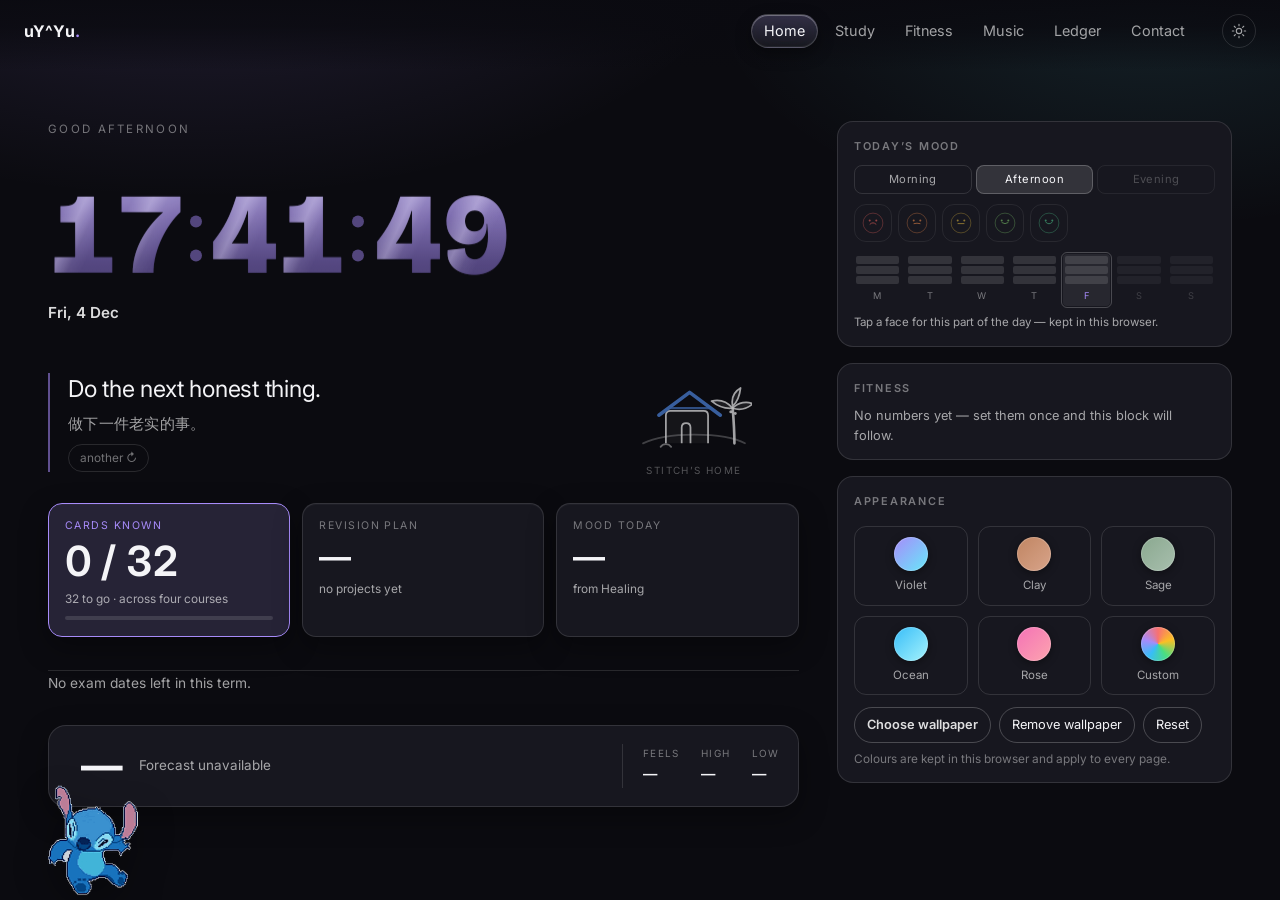
<file: index.html>
<!DOCTYPE html>
<html lang="en">
<head>
<meta charset="utf-8">
<meta name="viewport" content="width=device-width, initial-scale=1">
<title>uY^Yu.</title>
<meta name="description" content="One desk: music, revision cards, a clock, live weather and a shared ledger.">
<link rel="icon" href="Images/favicon-32.png?v=132" sizes="32x32" type="image/png">
<link rel="apple-touch-icon" href="Images/icon-180.png?v=132">
<meta name="theme-color" content="#0b0b10">
<link rel="preconnect" href="https://fonts.googleapis.com">
<link rel="preconnect" href="https://fonts.gstatic.com" crossorigin>
<link href="https://fonts.googleapis.com/css2?family=Inter:wght@400;500;600;700&family=Bricolage+Grotesque:wght@700;800&display=swap" rel="stylesheet">
<link rel="stylesheet" href="style.css?v=165">
<!-- clock ink: kept here as well, so a cached style.css cannot leave the
     seconds a different colour from the hours -->
<style>.anchor__sec { color: inherit !important; }</style>
<script src="theme.js?v=132"></script>
</head>
<body>

<nav class="nav">
  <a class="nav__brand" href="index.html" aria-label="uY^Yu — home">uY^Yu<span>.</span></a>
  <div class="nav__links">
    <a href="index.html" aria-current="page">Home</a>
    <a href="study.html">Study</a>
    <a href="fitness.html">Fitness</a>
    <a href="music.html">Music</a>
    <a href="ledger.html">Ledger</a>
    <a href="contact.html">Contact</a>
  </div>
</nav>

<main class="shell desk">
  <section class="desk__main">
    <p class="desk__greet" id="greeting">Good afternoon</p>

    <a class="anchor anchor--link" href="clock.html" aria-label="Open the clock">
      <p class="anchor__value">
        <span id="hourTiles"></span><span class="ct__sep" aria-hidden="true"><i></i><i></i></span><span id="minTiles"></span><span class="ct__sep" aria-hidden="true"><i></i><i></i></span><span class="anchor__sec" id="secTiles"></span>
      </p>
      <p class="anchor__meta">
        <b id="stripDate">—</b>
        <span class="anchor__go" aria-hidden="true">clock →</span>
      </p>
    </a>

    <figure class="affirm">
      <blockquote class="affirm__line" id="affirmLine">—</blockquote>
      <figcaption class="affirm__cn" id="affirmCn">今日肯定语</figcaption>
      <button class="affirm__next" id="affirmNext" type="button">another ↻</button>
      <button class="stitchhome" id="stitchHome" type="button" aria-label="Stitch's home — send Stitch there" title="Stitch's home">
        <svg viewBox="0 0 132 116" role="img" aria-hidden="true">
          <!-- sand -->
          <path d="M8 96c14-7 30-10 58-10s46 3 58 10" fill="none" stroke="currentColor" stroke-opacity=".35" stroke-width="2" stroke-linecap="round"/>
          <!-- hut -->
          <path d="M34 96V64c0-3 2-5 5-5h38c3 0 5 2 5 5v32" fill="currentColor" fill-opacity=".07" stroke="currentColor" stroke-width="2" stroke-linejoin="round"/>
          <!-- door -->
          <path d="M52 96V78c0-3 2-5 5-5s5 2 5 5v18" fill="none" stroke="currentColor" stroke-width="2" stroke-linejoin="round"/>
          <!-- roof, in Stitch blue -->
          <path d="M26 64 61 38l35 26" fill="none" stroke="#4a7fd4" stroke-width="4" stroke-linecap="round" stroke-linejoin="round"/>
          <path d="M38 56h46" stroke="#4a7fd4" stroke-width="2.5" stroke-linecap="round" stroke-opacity=".8"/>
          <!-- palm -->
          <path d="M112 96c0-14-1-28-2-40" fill="none" stroke="currentColor" stroke-width="3" stroke-linecap="round"/>
          <path d="M110 56c-7-8-16-10-24-8 6 5 14 9 24 8z" fill="currentColor" fill-opacity=".12" stroke="currentColor" stroke-width="2" stroke-linejoin="round"/>
          <path d="M110 56c7-7 16-8 23-5-6 5-14 8-23 5z" fill="currentColor" fill-opacity=".12" stroke="currentColor" stroke-width="2" stroke-linejoin="round"/>
          <path d="M110 54c-2-10 2-17 9-21-1 9-4 16-9 21z" fill="currentColor" fill-opacity=".12" stroke="currentColor" stroke-width="2" stroke-linejoin="round"/>
          <circle cx="108" cy="60" r="1.8" fill="currentColor" stroke="none"/>
          <circle cx="113" cy="62" r="1.6" fill="currentColor" stroke="none"/>
          <!-- a shell on the sand -->
          <path d="M28 100c3-4 9-4 12 0" fill="none" stroke="currentColor" stroke-width="2" stroke-linecap="round" stroke-opacity=".6"/>
        </svg>
        <span class="stitchhome__label">Stitch&rsquo;s home</span>
      </button>
    </figure>

    <div class="metrics">
      <a class="metric metric--primary" href="study.html">
        <span class="metric__label">Cards known</span>
        <span class="metric__value" id="metricCards">—</span>
        <span class="metric__meta" id="metricCardsNote">across four courses</span>
        <span class="metric__track"><i id="metricCardsBar" style="width:0%"></i></span>
      </a>
      <a class="metric" href="study.html">
        <span class="metric__label">Revision plan</span>
        <span class="metric__value" id="metricPlan">—</span>
        <span class="metric__note" id="metricPlanNote">no projects yet</span>
      </a>
      <a class="metric" href="study.html">
        <span class="metric__label">Mood today</span>
        <span class="metric__value" id="metricMood">—</span>
        <span class="metric__note">from Healing</span>
      </a>
    </div>

    <p class="nextup" id="nextExam">—</p>

    <a class="wxcard" href="weather.html" aria-label="Open the weather page">
      <div class="wxcard__top">
        <span class="wxcard__icon" id="wxIcon" aria-hidden="true"></span>
        <span class="wxcard__temp" id="wxTemp">—</span>
      </div>
      <p class="wxcard__line" id="wxCond">Reading the forecast…</p>
      <dl class="wxcard__facts">
        <div><dt>Feels</dt><dd id="wxFeels">—</dd></div>
        <div><dt>High</dt><dd id="wxHigh">—</dd></div>
        <div><dt>Low</dt><dd id="wxLow">—</dd></div>
      </dl>
    </a>
  </section>

  <aside class="desk__rail">

    <div class="rail__block rail__block--go" data-href="healing.html">
      <h2><a href="healing.html">Today&rsquo;s mood</a></h2>
      <div class="mood__slots" id="moodSlots" role="tablist" aria-label="Part of the day"></div>
      <div class="mood" id="mood" role="group" aria-label="How is this part of the day going"></div>
      <div class="mood__week" id="moodWeek" aria-hidden="true"></div>
      <p class="mood__note" id="moodNote">Tap a face — one entry a day, kept in this browser.</p>
      <button class="mood__undo" id="moodUndo" type="button" hidden>Undo last entry</button>
    </div>
    <div class="rail__block fitmini rail__block--go" id="fitMini" data-href="fitness.html">
      <h2><a href="fitness.html">Fitness</a></h2>
      <div class="fitmini__body" id="fitMiniBody">
        <p class="fitmini__empty" id="fitMiniEmpty">
          No numbers yet — <a href="fitness.html">set them once</a> and this block will follow.
        </p>
      </div>
    </div>
    <div class="rail__block">
      <h2>Appearance</h2>
      <div class="swatches" id="swatches"></div>
      <button class="swatch swatch--custom" id="customSwatch" type="button" aria-label="Pick your own colour">
        <span class="swatch__chip swatch__chip--custom" id="customChip" aria-hidden="true"></span>
        <span class="swatch__name">Custom</span>
        <input type="color" id="customColor" value="#a78bfa" aria-label="Your own accent colour">
      </button>
      <div class="row" style="gap:8px; margin-top:12px; flex-wrap:wrap">
        <div class="wpmenu" id="wpMenu">
          <button class="btn btn--primary" id="wpMenuBtn" type="button" aria-expanded="false" aria-haspopup="true" style="padding:7px 12px; font-size:0.8rem">Choose wallpaper</button>
          <div class="wpmenu__panel" id="wpMenuPanel" hidden>
            <button class="wpmenu__item" id="wpFromFile" type="button">
              <b>A picture on this computer</b>
              <span>Upload, then frame the part you want</span>
            </button>
            <button class="wpmenu__item" id="wpFromEngine" type="button">
              <b>From Wallpaper Engine</b>
              <span>Reads the installed library; starts the local service</span>
            </button>
          </div>
        </div>
        <input id="wallpaper" type="file" accept="image/*" hidden>
        <button class="btn btn--ghost" id="themeClearWallpaper" type="button" style="padding:7px 12px; font-size:0.8rem" hidden>Remove wallpaper</button>
        <button class="btn btn--ghost" id="themeReset" type="button" style="padding:7px 12px; font-size:0.8rem">Reset</button>
      </div>

      <div class="wppick" id="wallpaperPick" hidden>
        <span class="wppick__label">From this computer</span>
        <div class="wppick__row" id="wallpaperPickRow"></div>
        <p class="wppick__hint" id="wallpaperPickHint"></p>
      </div>

      <p class="rail__note" id="themeStatus" role="status" aria-live="polite" style="margin-top:8px">
        Colours are kept in this browser and apply to every page.
      </p>
    </div>

  </aside>
</main>

<div class="crop" id="crop" hidden>
  <div class="crop__sheet" role="dialog" aria-modal="true" aria-label="Choose the part of the picture to use">
    <p class="crop__title">Drag the box over the part you want</p>
    <p class="crop__hint">The box keeps the shape of the window, so what you frame is what the page shows.</p>
    <div class="crop__stage" id="cropStage">
      <img id="cropImg" alt="">
      <div class="crop__sel" id="cropSel">
        <span class="crop__handle" data-h="nw"></span>
        <span class="crop__handle" data-h="ne"></span>
        <span class="crop__handle" data-h="sw"></span>
        <span class="crop__handle" data-h="se"></span>
      </div>
    </div>
    <div class="crop__actions">
      <button class="btn btn--ghost" id="cropCancel" type="button">Cancel</button>
      <button class="btn btn--primary" id="cropApply" type="button">Use this area</button>
    </div>
  </div>
</div>

<script src="counter.js?v=132"></script>
<script src="nav.js?v=144"></script>
<script>
  (function () {
    var hour = new Date().getHours();
    var greeting = hour < 5 ? 'Still up' : hour < 12 ? 'Good morning' : hour < 18 ? 'Good afternoon' : 'Good evening';
    document.getElementById('greeting').textContent = greeting;

    /* ---------- the anchor: the clock ---------- */
    var hourHost = document.getElementById('hourTiles');
    var minHost = document.getElementById('minTiles');
    var hours = (window.Counter && hourHost) ? window.Counter.mount(hourHost, { digits: 2 }) : null;
    var minutes = (window.Counter && minHost) ? window.Counter.mount(minHost, { digits: 2 }) : null;
    var secHost = document.getElementById('secTiles');
    var seconds = (window.Counter && secHost) ? window.Counter.mount(secHost, { digits: 2 }) : null;

    var dateEl = document.getElementById('stripDate');
    function tick() {
      var now = new Date();
      dateEl.textContent = now.toLocaleDateString('en-GB', { weekday: 'short', day: 'numeric', month: 'short' });
      var hh = String(now.getHours()).padStart(2, '0');
      var mm = String(now.getMinutes()).padStart(2, '0');
      var ss = String(now.getSeconds()).padStart(2, '0');
      if (hours && minutes && seconds) { hours.set(hh); minutes.set(mm); seconds.set(ss); }
      else if (hourHost && minHost) {
        hourHost.textContent = hh; minHost.textContent = mm;
        if (secHost) secHost.textContent = ss;
      }
    }
    tick();
    setInterval(tick, 1000);

/* ---------- the clock wears the wallpaper ----------
       Six columns, three colours taken from the picture, and stops in between:
       the gradient runs from the first stop to the last across the whole time. */
    function paintClock() {
      var value = document.querySelector('.anchor__value');
      if (!value) return;

      var styles = getComputedStyle(document.documentElement);
      var a = (styles.getPropertyValue('--wp-a') || '').trim();
      var b = (styles.getPropertyValue('--wp-b') || '').trim();
      var c = (styles.getPropertyValue('--wp-c') || '').trim();

      var colours = value.querySelectorAll('.ct__col');
      if (!colours.length) return;

      function mix(x, y, t) {
        return 'color-mix(in srgb, ' + x + ' ' + Math.round((1 - t) * 100) + '%, ' + y + ')';
      }

      var stops;
      if (a && b && c) {
        stops = [a, mix(a, b, 0.5), b, mix(b, c, 0.5), c, mix(c, a, 0.5)];
      } else {
        stops = [null, null, null, null, null, null];
      }

      Array.prototype.forEach.call(colours, function (column, index) {
        if (stops[index]) column.style.setProperty('--digit', stops[index]);
        else column.style.removeProperty('--digit');
      });

      /* the pane shows the part of the picture that is actually behind it:
         each lane gets the wallpaper's cover placement written out in pixels,
         offset by where the lane sits on screen */
    }

/* ---------- the fitness block ----------
       The same planner that builds the full page also lives here, quietly: a
       few of its numbers, and a way in. */
    function paintFitnessBlock() {
      var body = document.getElementById('fitMiniBody');
      var empty = document.getElementById('fitMiniEmpty');
      if (!body) return;

      var profile = null;
      try { profile = JSON.parse(localStorage.getItem('deskFitnessProfile')); } catch (e) { profile = null; }

      if (!profile || !profile.weight || !window.DeskFitness) return;

      var plan = window.DeskFitness.build(profile);
      empty.hidden = true;

      var rows = [
        ['Eat about', plan.target + ' kcal'],
        ['Protein', plan.protein + ' g'],
        ['Steps', String(plan.steps)],
        ['Training', plan.days + ' days a week']
      ];

      var list = document.createElement('dl');
      list.className = 'fitmini__list';
      rows.forEach(function (row) {
        var dt = document.createElement('dt');
        dt.textContent = row[0];
        var dd = document.createElement('dd');
        dd.textContent = row[1];
        list.append(dt, dd);
      });
      body.appendChild(list);

    }

    /* the planner is a script further down the page, so wait for it */
    if (document.readyState === 'loading') document.addEventListener('DOMContentLoaded', paintFitnessBlock);
    else paintFitnessBlock();
    window.addEventListener('deskfitness:update', paintFitnessBlock);

/* ---------- a block that is one door ----------
       Clicking the card opens the page; clicking a face, a tab or a button in it
       still does exactly what that control does. */
    (function () {
      var blocks = document.querySelectorAll('.rail__block--go[data-href]');
      Array.prototype.forEach.call(blocks, function (block) {
        block.addEventListener('click', function (event) {
          if (event.target.closest('a, button, input, select, textarea, label')) return;
          var selection = window.getSelection();
          if (selection && String(selection).length) return;
          window.location.href = block.dataset.href;
        });
        block.addEventListener('keydown', function (event) {
          if (event.key !== 'Enter' || event.target !== block) return;
          window.location.href = block.dataset.href;
        });
      });
    })();

/* ---------- Stitch's home ----------
       A hut to the right of the quote. Pressing it opens the pet page, where the
       creature can be fed and read. */
    (function () {
      var house = document.getElementById('stitchHome');
      if (!house) return;
      house.addEventListener('click', function () {
        window.location.href = 'pet.html';
      });
    })();

    /* ---------- the affirmation of the day ---------- */
    var AFFIRMATIONS = [
      { en: 'Slow is smooth, and smooth is fast.', cn: '慢就是稳，稳就是快。' },
      { en: 'You do not have to feel ready to begin.', cn: '不必准备好了才开始。' },
      { en: 'One page is still a page done.', cn: '一页，也是一页。' },
      { en: 'The thing you are avoiding is usually small.', cn: '你躲的那件事，往往并不大。' },
      { en: 'Ask earlier than feels polite.', cn: '去问，比你以为的时机早一点。' },
      { en: 'Rest is part of the work, not a reward for it.', cn: '休息不是奖励，是工作的一部分。' },
      { en: 'Say the true thing once, plainly.', cn: '把真话说一遍，说清楚就好。' },
      { en: 'Finish something small today.', cn: '今天做完一件小事。' },
      { en: 'You are allowed to change your mind with evidence.', cn: '有证据时，你可以改变主意。' },
      { en: 'Being new at this is not the same as being bad at it.', cn: '刚学，不等于学不好。' },
      { en: 'A deadline is a shape, not a verdict.', cn: '截止日期是形状，不是判决。' },
      { en: 'Write it badly first.', cn: '先写烂，再写好。' },
      { en: 'Do the next honest thing.', cn: '做下一件老实的事。' },
      { en: 'A little every day beats a lot someday.', cn: '每天一点，胜过某天很多。' },
      { en: 'You can be tired and still be kind.', cn: '累了也可以好好说话。' },
      { en: 'Nothing here has to be perfect to be useful.', cn: '有用，不必完美。' },
      { en: 'Close the tab you are not reading.', cn: '关掉那个你不看的标签页。' },
      { en: 'Begin again from where you are.', cn: '从你现在的位置，再来一次。' }
    ];

    /* a new line each time the desk is opened, never the same one twice in a
       row — a quote of the day repeats every fortnight, which stops reading */
    var lastShown = -1;
    try { lastShown = Number(localStorage.getItem('deskAffirmLast')); } catch (e) { lastShown = -1; }

    var affirmIndex = Math.floor(Math.random() * AFFIRMATIONS.length);
    if (AFFIRMATIONS.length > 1 && affirmIndex === lastShown) {
      affirmIndex = (affirmIndex + 1 + Math.floor(Math.random() * (AFFIRMATIONS.length - 1))) % AFFIRMATIONS.length;
    }
    try { localStorage.setItem('deskAffirmLast', String(affirmIndex)); } catch (e) {}
    var affirmLine = document.getElementById('affirmLine');
    var affirmCn = document.getElementById('affirmCn');
    var affirmNext = document.getElementById('affirmNext');

    function showAffirm(index) {
      var item = AFFIRMATIONS[(index + AFFIRMATIONS.length) % AFFIRMATIONS.length];
      affirmLine.textContent = item.en;
      affirmCn.textContent = item.cn;
    }
    showAffirm(affirmIndex);
    if (affirmNext) {
      affirmNext.addEventListener('click', function () {
        affirmIndex += 1;
        showAffirm(affirmIndex);
      });
    }

    /* ---------- the supporting figures ---------- */
    function num(value, digits) {
      return Number(value).toLocaleString('en-US', {
        minimumFractionDigits: digits || 0, maximumFractionDigits: digits || 0
      });
    }

    try {
      var projects = JSON.parse(localStorage.getItem('deskProjects')) || [];
      var sessions = 0, done = 0;
      projects.forEach(function (project) {
        (project.plan || []).forEach(function (row) {
          sessions += 1;
          if (row.done) done += 1;
        });
      });
      document.getElementById('metricPlan').textContent = projects.length
        ? done + ' / ' + sessions
        : '—';
      document.getElementById('metricPlanNote').textContent = projects.length
        ? (projects.length === 1 ? '1 project' : projects.length + ' projects') + ' · sessions done'
        : 'no projects yet';
    } catch (e) {
      document.getElementById('metricPlan').textContent = '—';
    }

    try {
      var progress = JSON.parse(localStorage.getItem('deskStudyProgress')) || {};
      var known = 0;
      Object.keys(progress).forEach(function (id) { if (progress[id] === 'known') known += 1; });
      document.getElementById('metricCards').textContent = known + ' / 32';
      document.getElementById('metricCardsBar').style.width = (known / 32 * 100).toFixed(1) + '%';
      document.getElementById('metricCardsNote').textContent =
        (32 - known) + ' to go · across four courses';
    } catch (e) {
      document.getElementById('metricCards').textContent = '0 / 32';
    }

    try {
      var moods = JSON.parse(localStorage.getItem('deskMood')) || {};
      var d = new Date();
      var key = d.getFullYear() + '-' + String(d.getMonth() + 1).padStart(2, '0') + '-' +
        String(d.getDate()).padStart(2, '0');
      var WORDS = { 1: 'rough', 2: 'low', 3: 'okay', 4: 'good', 5: 'great' };
      var value = moods[key];
      document.getElementById('metricMood').textContent = value ? WORDS[value] : '—';
    } catch (e) {
      document.getElementById('metricMood').textContent = '—';
    }

    /* ---------- what is coming ---------- */
    var EXAMS = [
      { name: 'Web Technologies', date: '2026-11-20', href: 'study.html' },
      { name: 'Programming III', date: '2026-11-23', href: 'study.html' },
      { name: 'Statistics', date: '2026-11-24', href: 'study.html' },
      { name: 'Data Analytics & ML', date: '2026-11-25', href: 'study.html' }
    ];

    (function () {
      var target = document.getElementById('nextExam');
      if (!target) return;

      var today = new Date();
      today.setHours(0, 0, 0, 0);
      var upcoming = EXAMS.map(function (exam) {
        var date = new Date(exam.date + 'T00:00:00');
        return { name: exam.name, days: Math.round((date - today) / 86400000) };
      }).filter(function (exam) { return exam.days >= 0; })
        .sort(function (a, b) { return a.days - b.days; });

      if (!upcoming.length) {
        target.textContent = 'No exam dates left in this term.';
        return;
      }
      var next = upcoming[0];
      target.textContent = 'Next exam · ' + next.name + ' · ' +
        (next.days === 0 ? 'today' : next.days === 1 ? 'tomorrow' : 'in ' + next.days + ' days');
    })();

    /* ---------- weather ---------- */
    var tempEl = null;   /* the strip below carries the weather now */
    var wx = {
      temp: document.getElementById('wxTemp'),
      cond: document.getElementById('wxCond'),
      feels: document.getElementById('wxFeels'),
      high: document.getElementById('wxHigh'),
      low: document.getElementById('wxLow'),
      icon: document.getElementById('wxIcon')
    };

    var CONDITIONS = [
      [0, 'clear'], [2, 'mostly clear'], [3, 'overcast'], [48, 'fog'], [57, 'drizzle'],
      [67, 'rain'], [77, 'snow'], [82, 'showers'], [86, 'snow showers'], [99, 'storm']
    ];
    function condition(code) {
      for (var i = 0; i < CONDITIONS.length; i++) {
        if (code <= CONDITIONS[i][0]) return CONDITIONS[i][1];
      }
      return '';
    }

    /* one small glyph per group, drawn here so it takes the theme's colour */
    /* a clear sky at 23:00 is not a sun: the icon follows the local sunrise and
       sunset that the forecast hands back */
    var night = false;

    function weatherIcon(code) {
      var sun = '<circle cx="12" cy="12" r="4.2" fill="none" stroke="currentColor" stroke-width="1.6"/>' +
        '<g stroke="currentColor" stroke-width="1.6" stroke-linecap="round">' +
        '<path d="M12 3.2v2.2M12 18.6v2.2M3.2 12h2.2M18.6 12h2.2M5.8 5.8l1.6 1.6M16.6 16.6l1.6 1.6M18.2 5.8l-1.6 1.6M7.4 16.6l-1.6 1.6"/></g>';
      var cloud = '<path d="M7.2 17.5h9.3a3.6 3.6 0 0 0 .3-7.2 5 5 0 0 0-9.6-.9 3.9 3.9 0 0 0 0 8.1z" ' +
        'fill="none" stroke="currentColor" stroke-width="1.6" stroke-linejoin="round"/>';
      var rain = cloud + '<g stroke="currentColor" stroke-width="1.6" stroke-linecap="round">' +
        '<path d="M9 19.4l-.7 2M12.4 19.4l-.7 2M15.8 19.4l-.7 2"/></g>';
      var snow = cloud + '<g stroke="currentColor" stroke-width="1.4" stroke-linecap="round">' +
        '<path d="M9 19.6v2.2M7.9 20.7h2.2M12.6 19.6v2.2M11.5 20.7h2.2"/></g>';
      var storm = cloud + '<path d="M12.6 18.6l-2 3h2.6l-1.4 2.4" fill="none" stroke="currentColor" stroke-width="1.6" stroke-linejoin="round"/>';
      var fog = '<g stroke="currentColor" stroke-width="1.6" stroke-linecap="round">' +
        '<path d="M5 9.5h14M4 13h16M6.5 16.5h11"/></g>';

      var moon = '<path d="M15.6 3.4a7.6 7.6 0 1 0 5.2 13.2A8.8 8.8 0 0 1 15.6 3.4z" ' +
        'fill="none" stroke="currentColor" stroke-width="1.6" stroke-linejoin="round"/>';
      var cloudMoon = '<path d="M9.1 3.6a3.9 3.9 0 1 0 4.6 5.4A4.6 4.6 0 0 1 9.1 3.6z" ' +
        'fill="none" stroke="currentColor" stroke-width="1.4" stroke-linejoin="round"/>' +
        '<path d="M7.6 19.6h8.9a3.3 3.3 0 0 0 .3-6.6 4.6 4.6 0 0 0-8.8-.8 3.6 3.6 0 0 0-.4 7.4z" ' +
        'fill="none" stroke="currentColor" stroke-width="1.5" stroke-linejoin="round"/>';

      var svg;
      if (code <= 1) svg = night ? moon : sun;
      else if (code <= 3) svg = night ? cloudMoon : cloud;
      else if (code <= 48) svg = fog;
      else if (code <= 67) svg = rain;
      else if (code <= 77) svg = snow;
      else if (code <= 82) svg = rain;
      else if (code <= 86) svg = snow;
      else svg = storm;

      return '<svg viewBox="0 0 24 24" width="30" height="30" aria-hidden="true">' + svg + '</svg>';
    }

    function isNight(sunrise, sunset) {
      var stamp = Date.now();
      if (sunrise && sunset) {
        var up = Date.parse(sunrise);
        var down = Date.parse(sunset);
        if (!isNaN(up) && !isNaN(down)) return stamp < up || stamp > down;
      }
      var hour = new Date().getHours() + new Date().getMinutes() / 60;
      return hour < 6.2 || hour >= 18.6;
    }

    function loadTemp() {
      fetch('https://api.open-meteo.com/v1/forecast?latitude=19.52&longitude=109.57' +
            '&current=temperature_2m,weather_code,apparent_temperature' +
            '&daily=temperature_2m_max,temperature_2m_min,sunrise,sunset&forecast_days=1' +
            '&timezone=Asia%2FShanghai', { cache: 'no-store' })
        .then(function (response) {
          if (!response.ok) throw new Error('http ' + response.status);
          return response.json();
        })
        .then(function (data) {
          var now = data.current;
          var day = data.daily || {};
          var degrees = Math.round(now.temperature_2m);

          night = isNight(day.sunrise && day.sunrise[0], day.sunset && day.sunset[0]);

          if (wx.temp) wx.temp.textContent = degrees + '°';
          if (wx.cond) wx.cond.textContent = condition(now.weather_code) + ' · Danzhou';
          if (wx.icon) wx.icon.innerHTML = weatherIcon(now.weather_code);
          if (wx.feels) wx.feels.textContent = Math.round(now.apparent_temperature) + '°';
          if (wx.high) wx.high.textContent = Math.round(day.temperature_2m_max[0]) + '°';
          if (wx.low) wx.low.textContent = Math.round(day.temperature_2m_min[0]) + '°';
        })
        .catch(function () {
          if (tempEl && (!tempEl.textContent || tempEl.textContent === '—')) tempEl.textContent = 'weather offline';
          if (wx.cond) wx.cond.textContent = 'Forecast unavailable';
        });
    }
    loadTemp();
    setInterval(loadTemp, 10 * 60 * 1000);

    /* ---------- appearance ---------- */
    if (window.DeskTheme) {
      var swatches = document.getElementById('swatches');
      var status = document.getElementById('themeStatus');
      var input = document.getElementById('wallpaper');

  /* ---------- the library is a local feature ----------
     github.io cannot reach 127.0.0.1, so on the published copy the menu keeps
     only the picture option, the strip stays hidden and the rail drops the row
     that would lead to a page with nothing on it. */
  (function () {
    var localHost = /^(127\.0\.0\.1|localhost|\[::1\])$/.test(location.hostname);
    window.__DESK_LOCAL__ = localHost;
    if (localHost) return;

    var engineItem = document.getElementById('wpFromEngine');
    if (engineItem) engineItem.hidden = true;

    var libraryStrip = document.getElementById('wallpaperPick');
    if (libraryStrip) libraryStrip.hidden = true;

    var rail = document.getElementById('railWallpapers');
    if (rail) rail.hidden = true;
  })();

/* ---------- the wallpaper menu ----------
     One button, two sources: a picture the reader owns, or the Wallpaper Engine
     library on this machine. The library needs the small service, which a web
     page is not allowed to launch by itself, so the page wakes it by trying,
     reports honestly when nothing answers, and keeps trying. */
  (function () {
    var menu = document.getElementById('wpMenu');
    var button = document.getElementById('wpMenuBtn');
    var panel = document.getElementById('wpMenuPanel');
    var fromFile = document.getElementById('wpFromFile');
    var fromEngine = document.getElementById('wpFromEngine');
    var fileInput = document.getElementById('wallpaper');
    var strip = document.getElementById('wallpaperPick');
    var hint = document.getElementById('wallpaperPickHint');
    if (!menu || !button || !panel) return;

    function open() {
      panel.hidden = false;
      button.setAttribute('aria-expanded', 'true');
    }
    function close() {
      panel.hidden = true;
      button.setAttribute('aria-expanded', 'false');
    }

    button.addEventListener('click', function (event) {
      event.stopPropagation();
      if (panel.hidden) open(); else close();
    });
    document.addEventListener('click', function (event) {
      if (!menu.contains(event.target)) close();
    });
    document.addEventListener('keydown', function (event) {
      if (event.key === 'Escape') close();
    });

    if (fromFile) {
      fromFile.addEventListener('click', function () {
        close();
        if (fileInput) fileInput.click();
      });
    }

    if (fromEngine) {
      fromEngine.addEventListener('click', function () {
        close();
        if (strip) strip.hidden = false;

        /* the strip lives at the bottom of the rail: without this the menu just
           closes and nothing appears to have happened */
        if (strip) {
          strip.scrollIntoView({ block: 'center', behavior: 'smooth' });
          strip.classList.add('is-flash');
          setTimeout(function () { strip.classList.remove('is-flash'); }, 1400);
        }

        /* A page may not run a program, but Windows lets a registered address
           do it: deskwallpaper: is wired to the launcher, so this click can
           really start the service. Only tried while the click is still fresh,
           because browsers drop the permission once it is not. */
        if (hint) hint.textContent = 'Checking the local service…';
        function wake() {
          try { window.location.href = 'deskwallpaper:start'; } catch (e) { /* not registered */ }
        }

        /* the address only opens while the click is fresh, so the retry loop
           must not be the thing that tries it: that is this button's job */
        function offerLaunch() {
          if (!hint) return;
          if (strip) strip.scrollIntoView({ block: 'center', behavior: 'smooth' });
          hint.textContent = 'The local service is not running. ';
          var start = document.createElement('button');
          start.type = 'button';
          start.className = 'wppick__launch';
          start.textContent = 'Start it';
          start.addEventListener('click', wake);
          hint.appendChild(start);
          var note = document.createElement('span');
          note.textContent = ' — Windows will ask once whether to open Desk Wallpaper Service.';
          hint.appendChild(note);
        }
        function maybeLaunch() {
          offerLaunch();
        }

        /* the published copy lives on github.io, where /api/version is just a
           404: the library only exists on this machine, so say so at once
           instead of waiting for something that cannot arrive */
        var local = /^(127\.0\.0\.1|localhost|\[::1\])$/.test(location.hostname);

        var tries = 0;
        function probe() {
          tries += 1;
          fetch('/api/version', { cache: 'no-store' })
            .then(function (response) { return response.ok ? response.json() : null; })
            .then(function (info) {
              if (!info || !info.ok) throw new Error('no service');
              if (hint) {
                hint.textContent = 'Service is up (' + info.build + ') — pick a thumbnail below.';
              }
              window.dispatchEvent(new CustomEvent('deskwallpaper:reload'));
              if (strip) strip.scrollIntoView({ block: 'nearest', behavior: 'smooth' });
            })
            .catch(function () {
              if (!local) {
                if (hint) {
                  hint.textContent = 'This is the published copy: the wallpaper library only exists on this machine. ';
                  var local_button = document.createElement('button');
                  local_button.type = 'button';
                  local_button.className = 'wppick__launch';
                  local_button.textContent = 'Start it';
                  local_button.addEventListener('click', wake);
                  hint.appendChild(local_button);
                  var note = document.createElement('span');
                  note.textContent = ' — it starts the service and opens the page it serves (127.0.0.1:8788), where the library is.';
                  hint.appendChild(note);
                }
                return;
              }
              if (tries === 1) maybeLaunch();
              if (tries < 15) {
                if (hint) hint.textContent = 'Waiting for the service… (' + tries + ')';
                setTimeout(probe, 1500);
              } else if (hint) {
                hint.textContent = 'The service is not running. Double-click _tools\\启动壁纸台.bat — ' +
                  'it also installs itself to start with Windows, so this is a one-time step.';
              }
            });
        }
        probe();
      });
    }
  })();

  /* ---------- picking a wallpaper from this computer ----------
     The library behind 127.0.0.1:8788 is only reachable when the page itself
     is served from there, so the strip hides itself on the published site and
     points at the wallpaper page instead. */
  (function () {
    var box = document.getElementById('wallpaperPick');
    var row = document.getElementById('wallpaperPickRow');
    var hint = document.getElementById('wallpaperPickHint');
    if (!box || !row) return;

    function start() {
    if (!window.__DESK_LOCAL__ || !window.DeskWallpaper) return;

    function state(text) { hint.textContent = text; }

    window.DeskWallpaper.load().then(function (items) {
      if (!items.length) { state('The library came back empty.'); return; }
      box.hidden = false;

      var shown = items.slice(0, 12);
      shown.forEach(function (item) {
        var button = document.createElement('button');
        button.type = 'button';
        button.className = 'wppick__thumb';
        button.title = item.title;
        button.setAttribute('aria-label', 'Use ' + item.title);

        var picture = document.createElement('img');
        picture.loading = 'lazy';
        picture.alt = '';
        picture.src = window.DeskWallpaper.previewUrl(item);
        button.appendChild(picture);

        if (item.hasVideo) {
          var mark = document.createElement('span');
          mark.className = 'wppick__play';
          mark.textContent = '▶';
          button.appendChild(mark);
        }

        button.addEventListener('click', function () {
          state('Applying ' + item.title + '…');
          Array.prototype.forEach.call(row.children, function (other) {
            other.classList.remove('is-on');
          });
          button.classList.add('is-on');
          window.DeskWallpaper.publish(item, function (url) {
            state(url ? item.title + ' kept, on every page.' : 'That frame was empty, nothing changed.');
            window.DeskWallpaper.remember(item.id);
            window.DeskWallpaper.setLive(item);
          });
        });

        row.appendChild(button);
      });

      if (items.length > shown.length) {
        state('Showing ' + shown.length + ' of ' + items.length + ' — the rest are on the wallpaper page.');
      }
    }).catch(function () {
      if (!window.__DESK_LOCAL__) return;
      box.hidden = false;
      state('The local library is not reachable from here. Open the site through 启动壁纸台.bat, or use the wallpaper page.');
    });
    }

    if (document.readyState === 'loading') document.addEventListener('DOMContentLoaded', start);
    else start();
  })();

    /* ---------- pick any colour ---------- */
      var customSwatch = document.getElementById('customSwatch');
      var customChip = document.getElementById('customChip');
      var customColor = document.getElementById('customColor');

      var clearWallpaperBtn = document.getElementById('themeClearWallpaper');
      if (clearWallpaperBtn) {
        if (DeskTheme.wallpaper && DeskTheme.wallpaper()) clearWallpaperBtn.hidden = false;
        clearWallpaperBtn.addEventListener('click', function () {
          DeskTheme.clearWallpaper();
          try { localStorage.removeItem('deskWallpaperLive'); } catch (e) {}
          window.dispatchEvent(new CustomEvent('deskwallpaper:live'));
          clearWallpaperBtn.hidden = true;
          status.textContent = 'Wallpaper removed; the colours stay.';
        });
      }

      if (customSwatch && customColor) {
        customSwatch.addEventListener('click', function (event) {
          if (event.target !== customColor) customColor.click();
        });

        customColor.addEventListener('input', function () {
          var theme = DeskTheme.fromAccent(customColor.value);
          DeskTheme.save(theme);
          customChip.style.background = 'linear-gradient(135deg, ' + theme.accent + ', ' + theme.accent2 + ')';
          paintSwatches('custom');
          customSwatch.classList.add('is-active');
          status.textContent = 'Custom colour ' + customColor.value + ' applied to every page.';
        });
      }

      function paintSwatches(activeKey) {
        swatches.replaceChildren();
        Object.keys(DeskTheme.PRESETS).forEach(function (key) {
          var preset = DeskTheme.PRESETS[key];
          var button = document.createElement('button');
          button.type = 'button';
          button.className = 'swatch' + (key === activeKey ? ' is-active' : '');
          button.setAttribute('aria-pressed', String(key === activeKey));
          button.title = preset.name;

          var chip = document.createElement('span');
          chip.className = 'swatch__chip';
          chip.style.background = 'linear-gradient(135deg, ' + preset.accent + ', ' + preset.accent2 + ')';

          var label = document.createElement('span');
          label.className = 'swatch__name';
          label.textContent = preset.name;

          button.append(chip, label);
          button.addEventListener('click', function () {
            DeskTheme.save(DeskTheme.preset(key));
            paintSwatches(key);
            status.textContent = preset.name + ' applied.';
          });
          swatches.appendChild(button);
        });

        /* the custom tile rides at the end of the same grid */
        if (customSwatch) swatches.appendChild(customSwatch);
      }
      paintSwatches(null);

      if (input) {
        input.addEventListener('change', function () {
          var file = input.files && input.files[0];
          if (!file) return;
          /* the picture is not used whole: the chooser lets the reader frame the
             part that will actually be seen, then that crop becomes the wallpaper */
          if (window.DeskCrop) {
            window.DeskCrop.open(file, function (result) {
              DeskTheme.save(result.theme);
              DeskTheme.setWallpaper(result.url, file.name, result.lum);
              paintSwatches(null);
              status.textContent = 'Wallpaper and palette set from ' + file.name + '.';
              if (clearWallpaperBtn) clearWallpaperBtn.hidden = false;
            });
          } else {
            status.textContent = 'This browser cannot frame the picture.';
          }
          input.value = '';
        });
      }

      var reset = document.getElementById('themeReset');
      if (reset) {
        reset.addEventListener('click', function () {
          DeskTheme.clear();
          paintSwatches(null);
          status.textContent = 'Back to the default palette.';
        });
      }
    }
  })();

  /* ---------- today's mood, three times a day ----------
     Morning, afternoon and evening each get their own entry, so a bad morning
     and a good evening can both be true. The strip below shows the last seven
     days as three stacked cells per day. */
  (function () {
    var KEY = 'deskMood';
    var slotsHost = document.getElementById('moodSlots');
    var host = document.getElementById('mood');
    var week = document.getElementById('moodWeek');
    var note = document.getElementById('moodNote');
    if (!host || !week || !slotsHost) return;

    var SLOTS = [
      { id: 'morning', label: 'Morning', short: 'M' },
      { id: 'afternoon', label: 'Afternoon', short: 'A' },
      { id: 'evening', label: 'Evening', short: 'E' }
    ];
    var MOUTHS = [
      'M15 22 Q20 17 25 22',
      'M15 21 Q20 19.5 25 21',
      'M15 21 H25',
      'M15 19.5 Q20 23 25 19.5',
      'M14.5 18.5 Q20 24.5 25.5 18.5'
    ];
    var LABELS = ['rough', 'low', 'okay', 'good', 'great'];

    function iso(day) {
      return day.getFullYear() + '-' + String(day.getMonth() + 1).padStart(2, '0') + '-' +
        String(day.getDate()).padStart(2, '0');
    }

    function load() {
      var raw = {};
      try { raw = JSON.parse(localStorage.getItem(KEY)) || {}; } catch (e) { raw = {}; }
      var out = {};
      Object.keys(raw).forEach(function (key) {
        var value = raw[key];
        /* older entries were one number for the whole day: keep it at midday */
        if (typeof value === 'number') out[key] = { afternoon: value };
        else if (value && typeof value === 'object') out[key] = value;
      });
      return out;
    }

    function save(data) {
      var keys = Object.keys(data).sort();
      while (keys.length > 60) { delete data[keys.shift()]; }
      try { localStorage.setItem(KEY, JSON.stringify(data)); } catch (e) {}
    }

    function currentSlot() {
      var hour = new Date().getHours();
      if (hour < 12) return 'morning';
      if (hour < 18) return 'afternoon';
      return 'evening';
    }

    var data = load();
    var slot = currentSlot();

    /* one step back, and then another: every write remembers what it replaced */
    var UNDO_KEY = 'deskMoodUndo';
    var undoButton = document.getElementById('moodUndo');
    var history = [];
    try { history = JSON.parse(localStorage.getItem(UNDO_KEY)) || []; } catch (e) { history = []; }

    function paintUndo() {
      if (!undoButton) return;

      var todayEntry = data[iso(new Date())] || {};
      var hasHere = todayEntry[slot] != null;

      if (history.length) {
        undoButton.hidden = false;
        undoButton.textContent = history.length === 1
          ? 'Undo last entry'
          : 'Undo last entry (' + history.length + ')';
        return;
      }

      /* nothing to step back to, but there may be an entry from before this
         button existed: offer to clear exactly that */
      undoButton.hidden = !hasHere;
      undoButton.textContent = 'Clear this entry';
    }

    function clearHere() {
      var key = iso(new Date());
      var entry = data[key];
      if (!entry || entry[slot] == null) return;
      remember(key, slot, entry[slot]);
      delete entry[slot];
      if (!Object.keys(entry).length) delete data[key];
      save(data);
      history.pop();                       /* clearing is not an undo step */
      try { localStorage.setItem(UNDO_KEY, JSON.stringify(history)); } catch (e) {}
      paint();
      say('Cleared — the slot is empty again.');
    }

    function remember(key, slotId, previous) {
      history.push({ key: key, slot: slotId, previous: previous == null ? null : previous });
      if (history.length > 40) history.shift();
      try { localStorage.setItem(UNDO_KEY, JSON.stringify(history)); } catch (e) {}
      paintUndo();
    }

    function undo() {
      if (!history.length) return;
      var step = history.pop();
      var entry = data[step.key] || (data[step.key] = {});
      if (step.previous === null) delete entry[step.slot];
      else entry[step.slot] = step.previous;
      if (!Object.keys(entry).length) delete data[step.key];
      save(data);
      try { localStorage.setItem(UNDO_KEY, JSON.stringify(history)); } catch (e) {}
      if (step.slot) slot = step.slot;
      paint();
      paintUndo();

      /* say what came back, so an empty face is not mistaken for a failure */
      var restored = step.previous === null
        ? 'Undone — that entry is gone.'
        : 'Undone — back to ' + (step.previous ? LABELS[step.previous - 1] : 'nothing') + '.';
      say(restored);
    }

    var sayTimer = 0;
    function say(text) {
      if (!note) return;
      note.textContent = text;
      clearTimeout(sayTimer);
      sayTimer = setTimeout(paintNote, 2600);
    }

    function face(level) {
      return '<svg viewBox="0 0 40 40" width="24" height="24" aria-hidden="true">' +
        '<circle cx="20" cy="20" r="16.5" fill="none" stroke="currentColor" stroke-width="1.6" opacity="0.55"/>' +
        '<circle cx="14.5" cy="16" r="1.7" fill="currentColor"/>' +
        '<circle cx="25.5" cy="16" r="1.7" fill="currentColor"/>' +
        '<path d="' + MOUTHS[level - 1] + '" fill="none" stroke="currentColor" stroke-width="1.6" ' +
        'stroke-linecap="round"/></svg>';
    }

    function labelOf(slotId) {
      for (var i = 0; i < SLOTS.length; i++) if (SLOTS[i].id === slotId) return SLOTS[i].label;
      return slotId;
    }

    /* a part of the day that has not happened yet cannot be filled in */
    function slotIsAhead(slotId) {
      var order = ['morning', 'afternoon', 'evening'];
      return order.indexOf(slotId) > order.indexOf(currentSlot());
    }

    function paintSlots() {
      slotsHost.replaceChildren();
      SLOTS.forEach(function (item) {
        var ahead = slotIsAhead(item.id);
        var button = document.createElement('button');
        button.type = 'button';
        button.className = 'mood__slot' + (item.id === slot ? ' is-on' : '') + (ahead ? ' is-ahead' : '');
        button.setAttribute('role', 'tab');
        button.setAttribute('aria-selected', String(item.id === slot));
        button.textContent = item.label;
        button.dataset.slot = item.id;
        if (ahead) {
          button.disabled = true;
          button.title = 'Not yet — this part of the day has not started';
        }
        slotsHost.appendChild(button);
      });
    }

    function paintFaces() {
      var key = iso(new Date());
      var todayEntry = data[key] || {};
      host.replaceChildren();
      for (var level = 1; level <= 5; level++) {
        var button = document.createElement('button');
        button.type = 'button';
        button.className = 'mood__btn' + (todayEntry[slot] === level ? ' is-picked' : '');
        button.innerHTML = face(level);
        button.setAttribute('aria-pressed', String(todayEntry[slot] === level));
        button.setAttribute('aria-label', labelOf(slot) + ': ' + LABELS[level - 1]);
        button.title = LABELS[level - 1];
        button.dataset.level = String(level);
        host.appendChild(button);
      }
    }

    function paintWeek() {
      var today = new Date();
      today.setHours(0, 0, 0, 0);
      var todayKey = iso(today);

      /* the strip is a calendar week, Monday first — not a rolling window */
      var monday = new Date(today);
      monday.setDate(today.getDate() - ((today.getDay() + 6) % 7));

      week.replaceChildren();
      var letters = ['M', 'T', 'W', 'T', 'F', 'S', 'S'];

      for (var index = 0; index < 7; index++) {
        var day = new Date(monday);
        day.setDate(monday.getDate() + index);
        var key = iso(day);
        var entry = data[key] || {};
        var future = day > today;

        var column = document.createElement('div');
        column.className = 'mood__day' + (key === todayKey ? ' is-today' : '') + (future ? ' is-future' : '');
        column.title = key + ' — ' + SLOTS.map(function (item) {
          return item.label + ': ' + (entry[item.id] ? LABELS[entry[item.id] - 1] : '—');
        }).join(', ');

        SLOTS.forEach(function (item) {
          var cell = document.createElement('i');
          var value = entry[item.id] || 0;
          cell.className = 'mood__cell' + (value ? ' has' : '');
          if (value) cell.dataset.level = String(value);
          column.appendChild(cell);
        });

        var label = document.createElement('span');
        label.className = 'mood__letter' + (key === todayKey ? ' is-today' : '');
        label.textContent = letters[index];
        column.appendChild(label);

        week.appendChild(column);
      }
    }

    function paintNote() {
      var entry = data[iso(new Date())] || {};
      var parts = SLOTS.filter(function (item) { return entry[item.id]; })
        .map(function (item) { return item.label + ' ' + LABELS[entry[item.id] - 1]; });
      note.textContent = parts.length
        ? 'Today: ' + parts.join(' · ')
        : 'Tap a face for this part of the day — kept in this browser.';

      var metric = document.getElementById('metricMood');
      if (metric) {
        var latest = '';
        for (var i = SLOTS.length - 1; i >= 0; i--) {
          if (entry[SLOTS[i].id]) { latest = LABELS[entry[SLOTS[i].id] - 1]; break; }
        }
        metric.textContent = latest || '—';
      }
    }

    function paint() {
      paintSlots();
      paintFaces();
      paintWeek();
      paintNote();
      paintUndo();
    }

    slotsHost.addEventListener('click', function (event) {
      var button = event.target.closest('.mood__slot');
      if (!button || button.disabled || button.classList.contains('is-ahead')) return;
      slot = button.dataset.slot;
      paint();
    });

    host.addEventListener('click', function (event) {
      var button = event.target.closest('.mood__btn');
      if (!button) return;
      var key = iso(new Date());
      var level = Number(button.dataset.level);
      var entry = data[key] || (data[key] = {});
      remember(key, slot, entry[slot] == null ? null : entry[slot]);
      if (entry[slot] === level) delete entry[slot];
      else entry[slot] = level;
      if (!Object.keys(entry).length) delete data[key];
      save(data);
      paint();
    });

    if (undoButton) {
      undoButton.addEventListener('click', function () {
        if (history.length) undo();
        else clearHere();
      });
    }

    paint();
    paintUndo();
  })();
  /* ---------- what the desktop player is playing ----------
     Only the copy served by the local bridge can ask it: on the https site the
     request is blocked, so the row simply stays on "QQ". */
  (function () {
    var host = document.getElementById('railMusic');
    if (!host) return;

    var local = location.hostname === '127.0.0.1' || location.hostname === 'localhost';
    var base = local ? '' : 'http://127.0.0.1:8787';
    var timer = 0;

    function ask() {
      var controller = new AbortController();
      var guard = setTimeout(function () { controller.abort(); }, 2200);

      fetch(base + '/state', { cache: 'no-store', signal: controller.signal })
        .then(function (response) {
          if (!response.ok) throw new Error('http');
          return response.json();
        })
        .then(function (data) {
          if (data && data.connected && data.title) {
            host.textContent = (data.playing ? '▶ ' : '❚❚ ') + data.title;
            host.title = data.title + (data.artist ? ' — ' + data.artist : '');
          } else {
            host.textContent = 'QQ';
            host.removeAttribute('title');
          }
        })
        .catch(function () {
          host.textContent = 'QQ';
          host.removeAttribute('title');
        })
        .then(function () { clearTimeout(guard); });
    }

    ask();
    timer = setInterval(ask, 4000);

    document.addEventListener('visibilitychange', function () {
      if (document.hidden) { clearInterval(timer); timer = 0; }
      else if (!timer) { ask(); timer = setInterval(ask, 4000); }
    });
  })();
</script>
<script>
  /* ---------- framing the wallpaper ----------
     A photo is rarely the right shape for a window, so the whole picture is
     never used as it is: this lays it out, puts a frame on it with the window's
     proportions, and only the part inside that frame is kept. */
  (function () {
    var modal = document.getElementById('crop');
    if (!modal) return;

    var stage = document.getElementById('cropStage');
    var img = document.getElementById('cropImg');
    var sel = document.getElementById('cropSel');
    var applyBtn = document.getElementById('cropApply');
    var cancelBtn = document.getElementById('cropCancel');

    var pending = null;
    var rect = { x: 0, y: 0, w: 0, h: 0 };
    var stageSize = { w: 1, h: 1 };
    var aspect = 1.6;
    var onDone = null;
    var drag = null;

    function paint() {
      sel.style.left = rect.x + 'px';
      sel.style.top = rect.y + 'px';
      sel.style.width = rect.w + 'px';
      sel.style.height = rect.h + 'px';
    }

    function layout() {
      var maxW = Math.min(window.innerWidth - 72, 880);
      var maxH = Math.min(window.innerHeight * 0.56, 520);
      var scale = Math.min(maxW / pending.w, maxH / pending.h, 1);
      stageSize.w = Math.round(pending.w * scale);
      stageSize.h = Math.round(pending.h * scale);
      stage.style.width = stageSize.w + 'px';
      stage.style.height = stageSize.h + 'px';

      var w = Math.min(stageSize.w, stageSize.h * aspect);
      var h = w / aspect;
      rect = { x: (stageSize.w - w) / 2, y: (stageSize.h - h) / 2, w: w, h: h };
      paint();
    }

    function open(file, done) {
      onDone = done;
      var url = URL.createObjectURL(file);
      img.onload = function () {
        pending = { w: img.naturalWidth, h: img.naturalHeight };
        aspect = Math.max(0.5, Math.min(3, window.innerWidth / Math.max(1, window.innerHeight)));
        modal.hidden = false;
        document.documentElement.style.overflow = 'hidden';
        layout();
      };
      img.onerror = function () { URL.revokeObjectURL(url); };
      img.src = url;
    }

    function close() {
      modal.hidden = true;
      document.documentElement.style.overflow = '';
      if (img.src.indexOf('blob:') === 0) URL.revokeObjectURL(img.src);
      img.removeAttribute('src');
      pending = null;
      drag = null;
    }

    sel.addEventListener('pointerdown', function (event) {
      var handle = event.target.getAttribute('data-h');
      drag = {
        mode: handle || 'move',
        x: event.clientX,
        y: event.clientY,
        from: { x: rect.x, y: rect.y, w: rect.w, h: rect.h }
      };
      sel.setPointerCapture(event.pointerId);
      event.preventDefault();
    });

    sel.addEventListener('pointermove', function (event) {
      if (!drag) return;
      var dx = event.clientX - drag.x;
      var dy = event.clientY - drag.y;
      var from = drag.from;

      if (drag.mode === 'move') {
        rect.x = Math.max(0, Math.min(stageSize.w - rect.w, from.x + dx));
        rect.y = Math.max(0, Math.min(stageSize.h - rect.h, from.y + dy));
        paint();
        return;
      }

      var east = drag.mode.indexOf('e') >= 0;
      var south = drag.mode.indexOf('s') >= 0;
      var byX = east ? from.w + dx : from.w - dx;
      var byY = (south ? from.h + dy : from.h - dy) * aspect;
      var w = Math.max(90, (byX + byY) / 2);
      var h = w / aspect;
      var x = east ? from.x : from.x + from.w - w;
      var y = south ? from.y : from.y + from.h - h;

      if (x < 0) { w += x; h = w / aspect; x = 0; }
      if (y < 0) { h += y; w = h * aspect; y = 0; }
      if (x + w > stageSize.w) { w = stageSize.w - x; h = w / aspect; }
      if (y + h > stageSize.h) { h = stageSize.h - y; w = h * aspect; }
      if (w < 90) { w = 90; h = w / aspect; }

      rect = { x: x, y: y, w: w, h: h };
      paint();
    });

    sel.addEventListener('pointerup', function () { drag = null; });
    sel.addEventListener('pointercancel', function () { drag = null; });

    cancelBtn.addEventListener('click', close);
    modal.addEventListener('click', function (event) { if (event.target === modal) close(); });
    document.addEventListener('keydown', function (event) {
      if (event.key === 'Escape' && !modal.hidden) close();
    });

    applyBtn.addEventListener('click', function () {
      if (!pending) return;
      var scale = pending.w / stageSize.w;
      var sx = Math.round(rect.x * scale);
      var sy = Math.round(rect.y * scale);
      var sw = Math.max(1, Math.round(rect.w * scale));
      var sh = Math.max(1, Math.round(rect.h * scale));

      var outW = Math.min(sw, 1600);
      var outH = Math.max(1, Math.round(sh * outW / sw));

      var canvas = document.createElement('canvas');
      canvas.width = outW;
      canvas.height = outH;
      canvas.getContext('2d').drawImage(img, sx, sy, sw, sh, 0, 0, outW, outH);

      var probe = document.createElement('canvas');
      probe.width = 24;
      probe.height = 24;
      var pctx = probe.getContext('2d', { willReadFrequently: true });
      pctx.drawImage(canvas, 0, 0, 24, 24);
      var data = pctx.getImageData(0, 0, 24, 24).data;
      var sum = 0;
      for (var i = 0; i < data.length; i += 4) {
        sum += (0.2126 * data[i] + 0.7152 * data[i + 1] + 0.0722 * data[i + 2]) / 255;
      }
      var lum = sum / (data.length / 4);
      var url = canvas.toDataURL('image/jpeg', 0.75);

      canvas.toBlob(function (blob) {
        function finish(theme) {
          close();
          if (onDone) onDone({ url: url, lum: lum, theme: theme });
        }
        if (window.DeskTheme && blob && window.DeskTheme.extract) {
          window.DeskTheme.extract(blob).then(finish).catch(function () { finish(null); });
        } else {
          finish(null);
        }
      }, 'image/jpeg', 0.9);
    });

    window.DeskCrop = { open: open };
  })();
</script>
<script src="wallpaper-pick.js?v=132"></script>
<script src="wallpaper-live.js?v=132"></script>
<script src="fitness-plan.js?v=132"></script>
<script src="pet.js?v=160"></script>
</body>
</html>
</file>
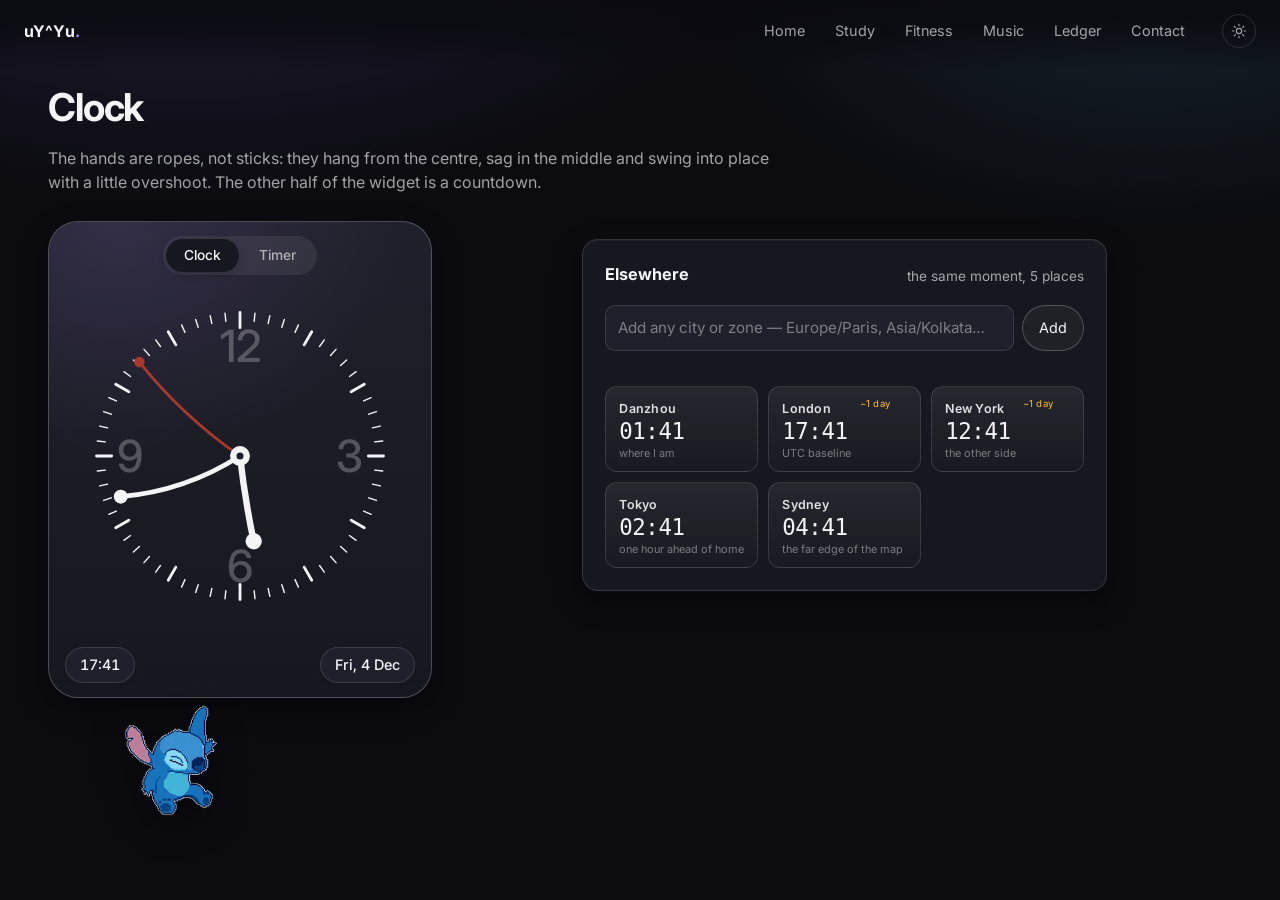
<file: clock.html>
<!DOCTYPE html>
<html lang="en">
<head>
<meta charset="utf-8">
<meta name="viewport" content="width=device-width, initial-scale=1">
<title>Clock — uY^Yu.</title>
<meta name="description" content="A clock whose hands are hanging ropes, plus a countdown with presets.">
<link rel="icon" href="Images/favicon-32.png?v=132" sizes="32x32" type="image/png">
<link rel="apple-touch-icon" href="Images/icon-180.png?v=132">
<meta name="theme-color" content="#0b0b10">
<link rel="preconnect" href="https://fonts.googleapis.com">
<link rel="preconnect" href="https://fonts.gstatic.com" crossorigin>
<link href="https://fonts.googleapis.com/css2?family=Inter:wght@400;500;600;700&display=swap" rel="stylesheet">
<script src="theme.js?v=132"></script>
<link rel="stylesheet" href="style.css?v=165">
</head>
<body>

<nav class="nav">
  <a class="nav__brand" href="index.html" aria-label="uY^Yu — home">uY^Yu<span>.</span></a>
  <div class="nav__links">
    <a href="index.html">Home</a>
    <a href="study.html">Study</a>
    <a href="fitness.html">Fitness</a>
    <a href="music.html">Music</a>
    <a href="ledger.html">Ledger</a>
    <a href="contact.html">Contact</a>
  </div>
</nav>

<main class="shell tool">
  <header class="tool__head">
    <h1>Clock</h1>
    <p>The hands are ropes, not sticks: they hang from the centre, sag in the middle and swing
       into place with a little overshoot. The other half of the widget is a countdown.</p>
  </header>

  <div class="clock-layout">
  <section class="cw" aria-label="Clock widget">
    <div class="cw__tabs" role="tablist" aria-label="View">
      <button class="cw__tab" type="button" role="tab" id="tabClock" aria-selected="true" aria-controls="paneClock">Clock</button>
      <button class="cw__tab" type="button" role="tab" id="tabTimer" aria-selected="false" aria-controls="paneTimer">Timer</button>
    </div>

    <div class="cw__pane" id="paneClock" role="tabpanel" aria-labelledby="tabClock">
      <svg class="cw__svg" viewBox="0 0 300 300" role="img" aria-label="Clock">
        <g id="ticks"></g>

        <text class="cw__num" x="150" y="56" text-anchor="middle" dominant-baseline="central">12</text>
        <text class="cw__num" x="244" y="150" text-anchor="middle" dominant-baseline="central">3</text>
        <text class="cw__num" x="150" y="244" text-anchor="middle" dominant-baseline="central">6</text>
        <text class="cw__num" x="56" y="150" text-anchor="middle" dominant-baseline="central">9</text>

        <!-- three hanging ropes, drawn from the centre to a bead at their end -->
        <path id="hourPath" fill="none" stroke="currentColor" stroke-width="5.5" stroke-linecap="round"/>
        <path id="minPath" fill="none" stroke="currentColor" stroke-width="4" stroke-linecap="round"/>
        <path id="secPath" fill="none" stroke="#a8382c" stroke-width="2.4" stroke-linecap="round"/>

        <circle id="hourBead" r="7" fill="currentColor"/>
        <circle id="minBead" r="6" fill="currentColor"/>
        <circle id="secBead" r="4.5" fill="#a8382c"/>

        <circle id="hub" cx="150" cy="150" r="8" fill="currentColor"/>
        <circle id="hubPin" cx="150" cy="150" r="3"/>
      </svg>
    </div>

    <div class="cw__pane" id="paneTimer" role="tabpanel" aria-labelledby="tabTimer" hidden>
      <p class="cw__mode" id="mode">Countdown · 25 minutes</p>
      <p class="cw__count" id="countdown">25:00</p>
      <div class="cw__actions">
        <button class="cw__btn cw__btn--dark" id="toggle" type="button">Start</button>
        <button class="cw__btn" id="resetTimer" type="button">Reset</button>
      </div>
      <div class="cw__presets" id="presets" role="group" aria-label="Countdown presets"></div>
      <div class="cw__meta">
        <span class="cw__rounds" id="rounds">No rounds finished yet.</span>
        <button class="cw__mini" id="clearRounds" type="button" hidden>Clear</button>
      </div>
    </div>

    <div class="cw__chips">
      <span class="cw__chip" id="chipTime">--:--</span>
      <span class="cw__chip cw__chip--wide" id="chipDate">—</span>
    </div>
  </section>

  <section class="panel worldclock" id="worldPanel">
    <div class="row" style="justify-content:space-between">
      <h2>Elsewhere</h2>
      <span class="small muted" id="whereCount">the same moment</span>
    </div>
    <form class="city-add" id="cityForm">
      <div class="city-add__field">
        <input class="input" id="cityInput" type="text" autocomplete="off" role="combobox"
               aria-autocomplete="list" aria-expanded="false" aria-controls="zoneList"
               placeholder="Add any city or zone — Europe/Paris, Asia/Kolkata…"
               aria-label="Add a time zone">
        <ul class="suggest" id="zoneList" role="listbox" hidden></ul>
      </div>
      <button class="btn" type="submit">Add</button>
    </form>
    <p class="small" id="cityStatus" role="status" aria-live="polite" style="color:var(--bad); min-height:1.1em; margin:6px 0 0"></p>

    <div class="watches" id="watches"></div>
  </section>
  </div>
</main>

<script>window.__DESK_BUILD__ = 'v165';</script>
<script src="nav.js?v=144"></script>
<script>
  /* ---------- the dial ---------- */
  (function () {
    const ticks = document.getElementById('ticks');
    for (let i = 0; i < 60; i++) {
      const major = i % 5 === 0;
      const line = document.createElementNS('http://www.w3.org/2000/svg', 'line');
      const angle = (i / 60) * Math.PI * 2;
      const r1 = major ? 110 : 116;
      const r2 = 123;
      line.setAttribute('x1', String(150 + Math.sin(angle) * r1));
      line.setAttribute('y1', String(150 - Math.cos(angle) * r1));
      line.setAttribute('x2', String(150 + Math.sin(angle) * r2));
      line.setAttribute('y2', String(150 - Math.cos(angle) * r2));
      line.setAttribute('stroke', major ? 'rgba(23,23,29,0.42)' : 'rgba(23,23,29,0.16)');
      line.setAttribute('stroke-width', major ? '2.4' : '1.2');
      line.setAttribute('stroke-linecap', 'round');
      ticks.appendChild(line);
    }
  })();

  /* ---------- rope hands ----------
     Each hand is a hanging cord: its tip chases the clock angle on a spring,
     so it swings past and settles back, and the middle of the cord bends
     downwards — most when the cord is horizontal, not at all when vertical. */
  (function () {
    const CX = 150, CY = 150;

    const hands = [
      { path: 'hourPath', bead: 'hourBead', len: 74,  k: 46, c: 8.4, sag: 0.15, angle: 0, vel: 0, target: 0 },
      { path: 'minPath',  bead: 'minBead',  len: 108, k: 52, c: 8.8, sag: 0.13, angle: 0, vel: 0, target: 0 },
      { path: 'secPath',  bead: 'secBead',  len: 118, k: 34, c: 6.2, sag: 0.10, angle: 0, vel: 0, target: 0 }
    ];

    hands.forEach(function (hand) {
      hand.pathEl = document.getElementById(hand.path);
      hand.beadEl = document.getElementById(hand.bead);
    });

    function wrap(delta) {
      while (delta > Math.PI) delta -= Math.PI * 2;
      while (delta < -Math.PI) delta += Math.PI * 2;
      return delta;
    }

    function draw(hand) {
      const dirX = Math.sin(hand.angle);
      const dirY = -Math.cos(hand.angle);

      const tipX = CX + dirX * hand.len;
      const tipY = CY + dirY * hand.len;

      /* gravity's pull is what bends the cord, so the bow is the part of
         gravity that is perpendicular to it: (sin·cos, sin²), which is zero
         when the cord hangs straight down or points straight up */
      const s = Math.sin(hand.angle);
      const c = Math.cos(hand.angle);
      const bow = hand.len * hand.sag;
      const ctrlX = CX + dirX * hand.len * 0.5 + s * c * bow;
      const ctrlY = CY + dirY * hand.len * 0.5 + s * s * bow;

      hand.pathEl.setAttribute('d', 'M ' + CX + ' ' + CY + ' Q ' + ctrlX.toFixed(2) + ' ' +
        ctrlY.toFixed(2) + ' ' + tipX.toFixed(2) + ' ' + tipY.toFixed(2));

      hand.beadEl.setAttribute('cx', tipX.toFixed(2));
      hand.beadEl.setAttribute('cy', tipY.toFixed(2));
    }

    function targets() {
      const now = new Date();
      const s = now.getSeconds() + now.getMilliseconds() / 1000;
      const m = now.getMinutes() + s / 60;
      const h = (now.getHours() % 12) + m / 60;
      hands[0].target = (h / 12) * Math.PI * 2;
      hands[1].target = (m / 60) * Math.PI * 2;
      hands[2].target = (s / 60) * Math.PI * 2;
    }

    /* start slightly behind, so the first second is a small settle, not a spin */
    targets();
    hands.forEach(function (hand) { hand.angle = hand.target - 0.22; });

    const reduce = window.matchMedia('(prefers-reduced-motion: reduce)').matches;

    const clockPane = document.getElementById('paneClock');

    let last = performance.now();
    let raf = 0;
    let idle = false;

    function frame(now) {
      const dt = Math.min(0.05, (now - last) / 1000);
      last = now;

      /* the timer tab or a hidden tab does not need a redrawn clock */
      if (document.hidden || (clockPane && clockPane.hidden)) {
        idle = true;
        raf = requestAnimationFrame(frame);
        return;
      }

      targets();

      /* coming back after a pause: put the hands where the time is instead of
         letting the spring spin them round the dial */
      if (idle) {
        idle = false;
        hands.forEach(function (hand) {
          hand.angle = hand.target;
          hand.vel = 0;
          draw(hand);
        });
        return;
      }
      hands.forEach(function (hand) {
        const delta = wrap(hand.target - hand.angle);
        hand.vel += (delta * hand.k - hand.vel * hand.c) * dt;
        hand.angle += hand.vel * dt;
        draw(hand);
      });

      raf = requestAnimationFrame(frame);
    }
    if (reduce) {
      /* still hands, updated once a second — no spring, no wobble */
      setInterval(function () {
        targets();
        hands.forEach(function (hand) { hand.angle = hand.target; draw(hand); });
      }, 1000);
    } else {
      raf = requestAnimationFrame(frame);
    }

    /* the two chips */
    const chipTime = document.getElementById('chipTime');
    const chipDate = document.getElementById('chipDate');
    function chips() {
      const now = new Date();
      chipTime.textContent = now.toLocaleTimeString('en-GB', { hour: '2-digit', minute: '2-digit' });
      chipDate.textContent = now.toLocaleDateString('en-GB', { day: 'numeric', month: 'short', weekday: 'short' });
    }
    chips();
    setInterval(chips, 5000);

    /* the other places — shown on the clock view only, and you can add any
       zone the browser knows about (Intl.supportedValuesOf gives the list) */
    const DEFAULT_CITIES = [
      { name: 'Danzhou', zone: 'Asia/Shanghai', note: 'where I am' },
      { name: 'London', zone: 'Europe/London', note: 'UTC baseline' },
      { name: 'New York', zone: 'America/New_York', note: 'the other side' },
      { name: 'Tokyo', zone: 'Asia/Tokyo', note: 'one hour ahead of home' },
      { name: 'Sydney', zone: 'Australia/Sydney', note: 'the far edge of the map' }
    ];

    const CITY_STORE = 'deskCities';
    const watches = document.getElementById('watches');
    const cityForm = document.getElementById('cityForm');
    const cityInput = document.getElementById('cityInput');
    const cityStatus = document.getElementById('cityStatus');
    const whereCount = document.getElementById('whereCount');

    function loadAdded() {
      try {
        const saved = JSON.parse(localStorage.getItem(CITY_STORE));
        return Array.isArray(saved) ? saved : [];
      } catch (e) { return []; }
    }
    function saveAdded(list) {
      try { localStorage.setItem(CITY_STORE, JSON.stringify(list)); } catch (e) {}
    }

    let added = loadAdded();

    function cities() {
      return DEFAULT_CITIES.concat(added);
    }

    function prettyName(zone) {
      const parts = zone.split('/');
      return parts[parts.length - 1].replace(/_/g, ' ');
    }

    function isValidZone(zone) {
      try {
        new Intl.DateTimeFormat('en-GB', { timeZone: zone }).format(new Date());
        return true;
      } catch (e) { return false; }
    }

    /* the suggestion list: every zone the browser knows, filtered as you type.
       Drawn by us — the browser's own datalist popup is a white sheet that
       ignores the theme. */
    const ALL_ZONES = [];

    function fillZones() {
      let zones = [];
      try {
        if (typeof Intl.supportedValuesOf === 'function') zones = Intl.supportedValuesOf('timeZone');
      } catch (e) { zones = []; }
      if (!zones.length) {
        zones = ['Asia/Shanghai', 'Asia/Tokyo', 'Asia/Kolkata', 'Asia/Dubai', 'Europe/London',
                 'Europe/Paris', 'Europe/Berlin', 'Europe/Moscow', 'America/New_York',
                 'America/Los_Angeles', 'America/Sao_Paulo', 'Africa/Cairo', 'Australia/Sydney',
                 'Pacific/Auckland'];
      }
      ALL_ZONES.length = 0;
      zones.forEach(function (zone) { ALL_ZONES.push(zone); });
    }

    let suggestIndex = -1;

    function closeSuggest() {
      const list = document.getElementById('zoneList');
      const input = document.getElementById('cityInput');
      if (list) { list.hidden = true; list.replaceChildren(); }
      if (input) input.setAttribute('aria-expanded', 'false');
      suggestIndex = -1;
    }

    function openSuggest(query) {
      const list = document.getElementById('zoneList');
      const input = document.getElementById('cityInput');
      if (!list || !input) return;

      const text = (query || '').trim().toLowerCase();
      if (!text) { closeSuggest(); return; }

      const hits = ALL_ZONES.filter(function (zone) {
        return zone.toLowerCase().indexOf(text) !== -1;
      }).slice(0, 40);

      list.replaceChildren();
      if (!hits.length) { closeSuggest(); return; }

      hits.forEach(function (zone, i) {
        const item = document.createElement('li');
        item.className = 'suggest__item';
        item.setAttribute('role', 'option');
        item.id = 'zone-option-' + i;

        const name = document.createElement('span');
        name.textContent = prettyName(zone);
        const region = document.createElement('span');
        region.className = 'suggest__zone';
        region.textContent = zone;
        item.append(name, region);

        item.addEventListener('mousedown', function (event) {
          event.preventDefault();
          input.value = zone;
          closeSuggest();
        });
        list.appendChild(item);
      });

      list.hidden = false;
      input.setAttribute('aria-expanded', 'true');
      suggestIndex = -1;
    }

    function moveSuggest(step) {
      const list = document.getElementById('zoneList');
      const input = document.getElementById('cityInput');
      if (!list || list.hidden) return;
      const items = Array.prototype.slice.call(list.children);
      if (!items.length) return;

      items.forEach(function (item) { item.classList.remove('is-active'); });
      suggestIndex = (suggestIndex + step + items.length) % items.length;
      const active = items[suggestIndex];
      active.classList.add('is-active');
      input.value = active.lastChild.textContent;
      input.setAttribute('aria-activedescendant', active.id);
      active.scrollIntoView({ block: 'nearest' });
    }

    (function wireSuggest() {
      const input = document.getElementById('cityInput');
      if (!input) return;
      input.addEventListener('input', function () { openSuggest(input.value); });
      input.addEventListener('focus', function () { if (input.value.trim()) openSuggest(input.value); });
      input.addEventListener('blur', function () { setTimeout(closeSuggest, 120); });
      input.addEventListener('keydown', function (event) {
        if (event.key === 'ArrowDown') { event.preventDefault(); moveSuggest(1); }
        else if (event.key === 'ArrowUp') { event.preventDefault(); moveSuggest(-1); }
        else if (event.key === 'Escape') { closeSuggest(); }
        else if (event.key === 'Enter' && suggestIndex >= 0) {
          event.preventDefault();
          const list = document.getElementById('zoneList');
          if (list && list.children[suggestIndex]) {
            input.value = list.children[suggestIndex].lastChild.textContent;
          }
          closeSuggest();
        }
      });
    })();

    function paintCount() {
      const total = cities().length;
      if (whereCount) whereCount.textContent = 'the same moment, ' + total +
        (total === 1 ? ' place' : ' places');
    }

    function buildRows() {
      watches.replaceChildren();

      cities().forEach(function (city, index) {
        const isAdded = index >= DEFAULT_CITIES.length;

        const row = document.createElement('div');
        row.className = 'watch' + (isAdded ? ' watch--added' : '');

        const name = document.createElement('b');
        name.textContent = city.name;

        const time = document.createElement('em');
        time.dataset.zone = city.zone;

        const note = document.createElement('span');
        note.textContent = city.note || city.zone;

        const day = document.createElement('i');
        day.className = 'watch__day';
        day.dataset.zone = city.zone;

        row.append(name, time, note, day);

        if (isAdded) {
          const remove = document.createElement('button');
          remove.type = 'button';
          remove.className = 'watch__remove';
          remove.textContent = '×';
          remove.setAttribute('aria-label', 'Remove ' + city.name);
          remove.addEventListener('click', function () {
            added = added.filter(function (item) { return item.zone !== city.zone; });
            saveAdded(added);
            buildRows();
            paintCities();
          });
          row.appendChild(remove);
        }

        watches.appendChild(row);
      });

      paintCount();
    }

    function paintCities() {
      const now = new Date();
      const here = now.toLocaleDateString('en-CA', { timeZone: 'Asia/Shanghai' });
      watches.querySelectorAll('em').forEach(function (time) {
        const zone = time.dataset.zone;
        time.textContent = now.toLocaleTimeString('en-GB', {
          timeZone: zone, hour12: false, hour: '2-digit', minute: '2-digit'
        });
        const badge = time.parentElement.querySelector('.watch__day');
        const there = now.toLocaleDateString('en-CA', { timeZone: zone });
        badge.textContent = there === here ? '' : (there > here ? '+1 day' : '−1 day');
      });
    }

    if (cityForm) {
      cityForm.addEventListener('submit', function (event) {
        event.preventDefault();
        const raw = cityInput.value.trim();
        if (!raw) return;

        /* accept a zone id, or a city name that matches one */
        let zone = raw;
        if (!isValidZone(zone)) {
          const guess = cities().concat(
            (typeof Intl.supportedValuesOf === 'function' ? Intl.supportedValuesOf('timeZone') : [])
          ).find(function (candidate) {
            const value = candidate.zone || candidate;
            return prettyName(value).toLowerCase() === raw.toLowerCase();
          });
          zone = guess ? (guess.zone || guess) : '';
        }

        if (!zone || !isValidZone(zone)) {
          cityStatus.textContent = 'Not a time zone I can find — try a value like Europe/Paris.';
          return;
        }
        if (cities().some(function (city) { return city.zone === zone; })) {
          cityStatus.textContent = 'That place is already in the list.';
          return;
        }

        added.push({ name: prettyName(zone), zone: zone, note: 'added' });
        saveAdded(added);
        cityStatus.textContent = '';
        cityInput.value = '';
        buildRows();
        paintCities();
      });
    }

    fillZones();
    buildRows();
    paintCities();
    setInterval(paintCities, 15000);


  })();

  /* ---------- clock / timer ---------- */
  (function () {
    const tabClock = document.getElementById('tabClock');
    const tabTimer = document.getElementById('tabTimer');
    const paneClock = document.getElementById('paneClock');
    const paneTimer = document.getElementById('paneTimer');

    function show(which) {
      const isClock = which === 'clock';
      tabClock.setAttribute('aria-selected', String(isClock));
      tabTimer.setAttribute('aria-selected', String(!isClock));
      paneClock.hidden = !isClock;
      paneTimer.hidden = isClock;
      const world = document.getElementById('worldPanel');
      if (world) world.hidden = !isClock;
    }
    tabClock.addEventListener('click', function () { show('clock'); });
    tabTimer.addEventListener('click', function () { show('timer'); });
    show('clock');
  })();

  /* ---------- the countdown ---------- */
  (function () {
    const PRESETS = [1, 3, 5, 10, 15, 25, 45, 60];

    let minutes = 25;
    let left = minutes * 60;
    let running = false;
    let handle = 0;
    let finished = false;
    let rounds = Number(localStorage.getItem('deskTimerRounds')) || 0;

    const modeEl = document.getElementById('mode');
    const countdown = document.getElementById('countdown');
    const toggle = document.getElementById('toggle');
    const resetBtn = document.getElementById('resetTimer');
    const presetsEl = document.getElementById('presets');
    const roundsEl = document.getElementById('rounds');
    const clearBtn = document.getElementById('clearRounds');

    function paint() {
      const m = Math.floor(left / 60);
      const s = left % 60;
      countdown.textContent = m + ':' + (s < 10 ? '0' : '') + s;
      modeEl.textContent = 'Countdown · ' + minutes + (minutes === 1 ? ' minute' : ' minutes');
      toggle.textContent = running ? 'Pause' : (finished ? 'Again' : (left === minutes * 60 ? 'Start' : 'Resume'));
      roundsEl.textContent = rounds
        ? rounds + (rounds === 1 ? ' round finished' : ' rounds finished') + (finished ? ' · time is up' : '')
        : (finished ? 'Time is up. That was the first round.' : 'No rounds finished yet.');
      clearBtn.hidden = rounds === 0;

      Array.prototype.forEach.call(presetsEl.children, function (chip) {
        chip.setAttribute('aria-pressed', String(Number(chip.dataset.min) === minutes));
      });
    }

    function stop() {
      running = false;
      clearInterval(handle);
      handle = 0;
      paint();
    }

    function start() {
      if (finished) {
        finished = false;
        left = minutes * 60;
      }
      running = true;
      handle = setInterval(function () {
        left -= 1;
        if (left <= 0) {
          left = 0;
          finished = true;
          rounds += 1;
          try { localStorage.setItem('deskTimerRounds', String(rounds)); } catch (e) {}
          stop();
          document.title = "Time is up — uY^Yu.";
          return;
        }
        paint();
      }, 1000);
      document.title = "Clock — uY^Yu.";
      paint();
    }

    function choose(length) {
      stop();
      minutes = length;
      left = minutes * 60;
      finished = false;
      paint();
    }

    PRESETS.forEach(function (length) {
      const chip = document.createElement('button');
      chip.type = 'button';
      chip.className = 'cw__preset';
      chip.dataset.min = String(length);
      chip.textContent = length + ' min';
      chip.setAttribute('aria-pressed', 'false');
      chip.addEventListener('click', function () { choose(length); });
      presetsEl.appendChild(chip);
    });

    toggle.addEventListener('click', function () { if (running) stop(); else start(); });
    resetBtn.addEventListener('click', function () {
      stop();
      left = minutes * 60;
      finished = false;
      paint();
    });
    clearBtn.addEventListener('click', function () {
      rounds = 0;
      try { localStorage.setItem('deskTimerRounds', '0'); } catch (e) {}
      paint();
    });

    paint();
  })();
</script>
<script src="pet.js?v=160"></script>
</body>
</html>
</file>
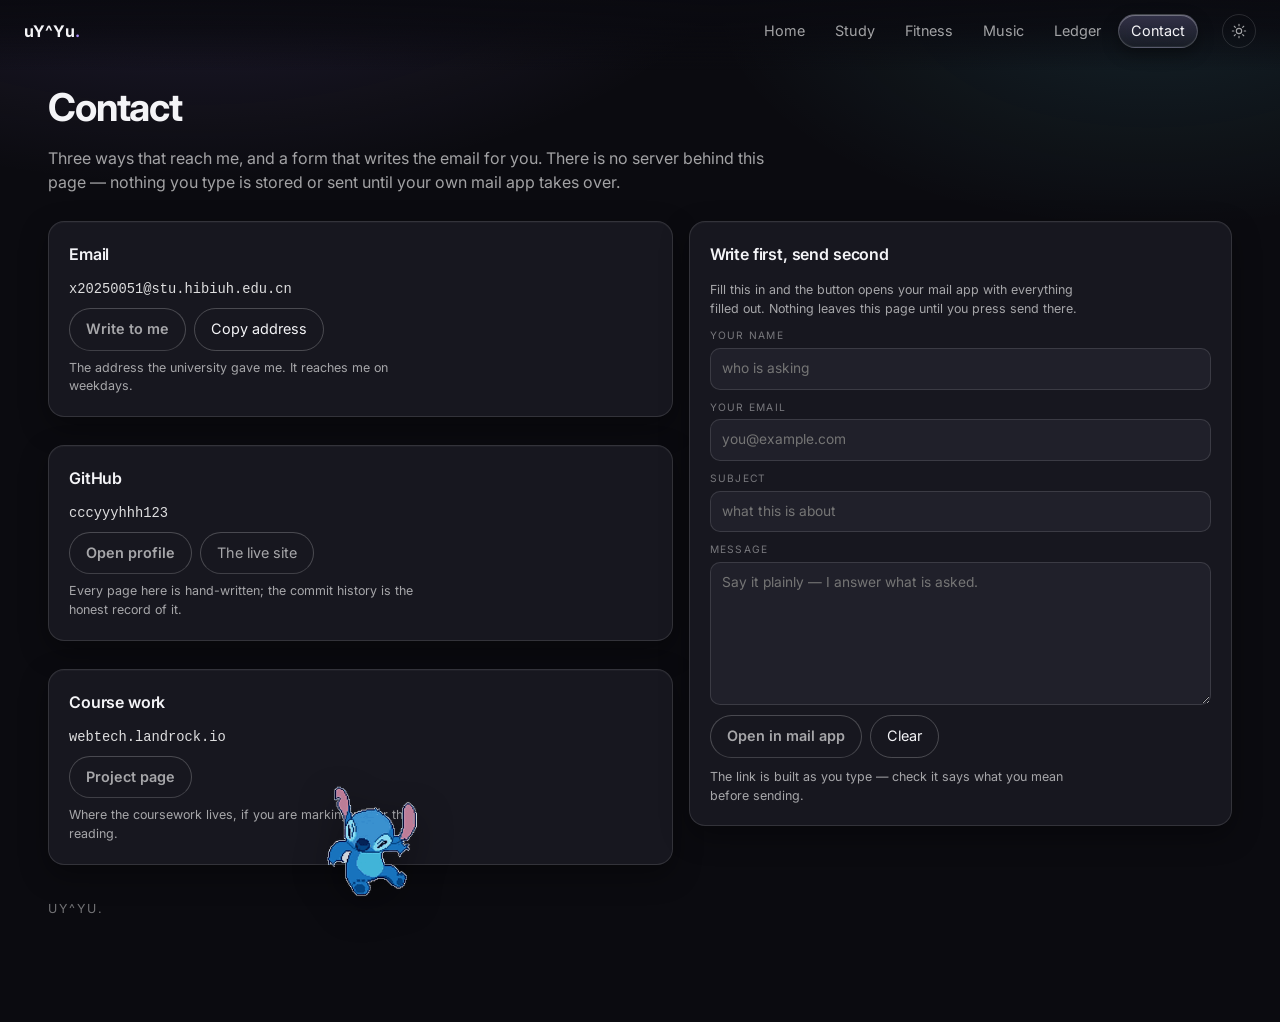
<file: contact.html>
<!DOCTYPE html>
<html lang="en">
<head>
<meta charset="utf-8">
<meta name="viewport" content="width=device-width, initial-scale=1">
<title>Contact — uY^Yu.</title>
<meta name="description" content="How to reach Yuhan: email, GitHub, the project tracker, and a message form that prepares the mail for you.">
<link rel="icon" href="Images/favicon-32.png?v=132" sizes="32x32" type="image/png">
<meta name="theme-color" content="#0b0b10">
<link rel="preconnect" href="https://fonts.googleapis.com">
<link rel="preconnect" href="https://fonts.gstatic.com" crossorigin>
<link href="https://fonts.googleapis.com/css2?family=Inter:wght@400;500;600;700&display=swap" rel="stylesheet">
<link rel="stylesheet" href="style.css?v=165">
<script src="theme.js?v=132"></script>
</head>
<body>

<nav class="nav">
  <a class="nav__brand" href="index.html" aria-label="uY^Yu — home">uY^Yu<span>.</span></a>
  <div class="nav__links">
    <a href="index.html">Home</a>
    <a href="study.html">Study</a>
    <a href="fitness.html">Fitness</a>
    <a href="music.html">Music</a>
    <a href="ledger.html">Ledger</a>
    <a href="contact.html" aria-current="page">Contact</a>
  </div>
</nav>

<main class="shell tool">
  <header class="tool__head">
    <h1>Contact</h1>
    <p>Three ways that reach me, and a form that writes the email for you. There is no server behind
       this page — nothing you type is stored or sent until your own mail app takes over.</p>
  </header>

  <section class="contact">
    <div class="contact__direct">
      <article class="panel contact__card">
        <h2>Email</h2>
        <p class="contact__value mono" id="mailAddress">x20250051@stu.hibiuh.edu.cn</p>
        <div class="row" style="gap:8px; flex-wrap:wrap">
          <a class="btn btn--primary" href="mailto:x20250051@stu.hibiuh.edu.cn">Write to me</a>
          <button class="btn btn--ghost" id="copyMail" type="button">Copy address</button>
        </div>
        <p class="contact__note">The address the university gave me. It reaches me on weekdays.</p>
      </article>

      <article class="panel contact__card">
        <h2>GitHub</h2>
        <p class="contact__value mono">cccyyyhhh123</p>
        <div class="row" style="gap:8px; flex-wrap:wrap">
          <a class="btn btn--primary" href="https://github.com/cccyyyhhh123" target="_blank" rel="noopener">Open profile</a>
          <a class="btn btn--ghost" href="https://cccyyyhhh123.github.io/ledger/" target="_blank" rel="noopener">The live site</a>
        </div>
        <p class="contact__note">Every page here is hand-written; the commit history is the honest record of it.</p>
      </article>

      <article class="panel contact__card">
        <h2>Course work</h2>
        <p class="contact__value mono">webtech.landrock.io</p>
        <div class="row" style="gap:8px; flex-wrap:wrap">
          <a class="btn btn--primary" href="https://webtech.landrock.io/students/55" target="_blank" rel="noopener">Project page</a>
        </div>
        <p class="contact__note">Where the coursework lives, if you are marking rather than reading.</p>
      </article>
    </div>

    <aside class="panel contact__form">
      <h2>Write first, send second</h2>
      <p class="contact__note">
        Fill this in and the button opens your mail app with everything filled out. Nothing leaves this
        page until you press send there.
      </p>

      <label class="field">
        <span>Your name</span>
        <input id="fromName" type="text" autocomplete="name" placeholder="who is asking">
      </label>

      <label class="field">
        <span>Your email</span>
        <input id="fromMail" type="email" autocomplete="email" placeholder="you@example.com">
      </label>

      <label class="field">
        <span>Subject</span>
        <input id="subject" type="text" placeholder="what this is about">
      </label>

      <label class="field">
        <span>Message</span>
        <textarea id="message" rows="6" placeholder="Say it plainly — I answer what is asked."></textarea>
      </label>

      <div class="row" style="gap:8px; flex-wrap:wrap">
        <a class="btn btn--primary" id="sendMail" href="mailto:x20250051@stu.hibiuh.edu.cn">Open in mail app</a>
        <button class="btn btn--ghost" id="resetForm" type="button">Clear</button>
      </div>

      <p class="contact__note" id="formHint" role="status" aria-live="polite">
        The link is built as you type — check it says what you mean before sending.
      </p>
    </aside>
  </section>

  <p class="sign">uY^Yu.</p>
</main>

<script>window.__DESK_BUILD__ = 'v165';</script>
<script src="nav.js?v=144"></script>
<script>
  (function () {
    var name = document.getElementById('fromName');
    var mail = document.getElementById('fromMail');
    var subject = document.getElementById('subject');
    var message = document.getElementById('message');
    var send = document.getElementById('sendMail');
    var reset = document.getElementById('resetForm');
    var copy = document.getElementById('copyMail');
    var hint = document.getElementById('formHint');
    var TO = 'x20250051@stu.hibiuh.edu.cn';

    function build() {
      var lines = [];
      if (name.value.trim()) lines.push('From: ' + name.value.trim());
      if (mail.value.trim()) lines.push('Reply to: ' + mail.value.trim());
      if (lines.length) lines.push('');
      lines.push(message.value.trim());

      var subjectText = subject.value.trim() || 'Hello from the desk';
      var body = lines.join('\n');
      send.href = 'mailto:' + TO +
        '?subject=' + encodeURIComponent(subjectText) +
        '&body=' + encodeURIComponent(body);

      var filled = !!(name.value.trim() || message.value.trim());
      hint.textContent = filled
        ? 'Ready — the mail app will open with this text.'
        : 'The link is built as you type — check it says what you mean before sending.';
    }

    [name, mail, subject, message].forEach(function (field) {
      field.addEventListener('input', build);
    });

    reset.addEventListener('click', function () {
      name.value = ''; mail.value = ''; subject.value = ''; message.value = '';
      build();
      name.focus();
    });

    copy.addEventListener('click', function () {
      var text = document.getElementById('mailAddress').textContent.trim();
      navigator.clipboard.writeText(text).then(function () {
        copy.textContent = 'Copied';
        setTimeout(function () { copy.textContent = 'Copy address'; }, 1600);
      }).catch(function () {
        copy.textContent = 'Select it above';
      });
    });

    build();
  })();
</script>
<script src="pet.js?v=160"></script>
</body>
</html>
</file>
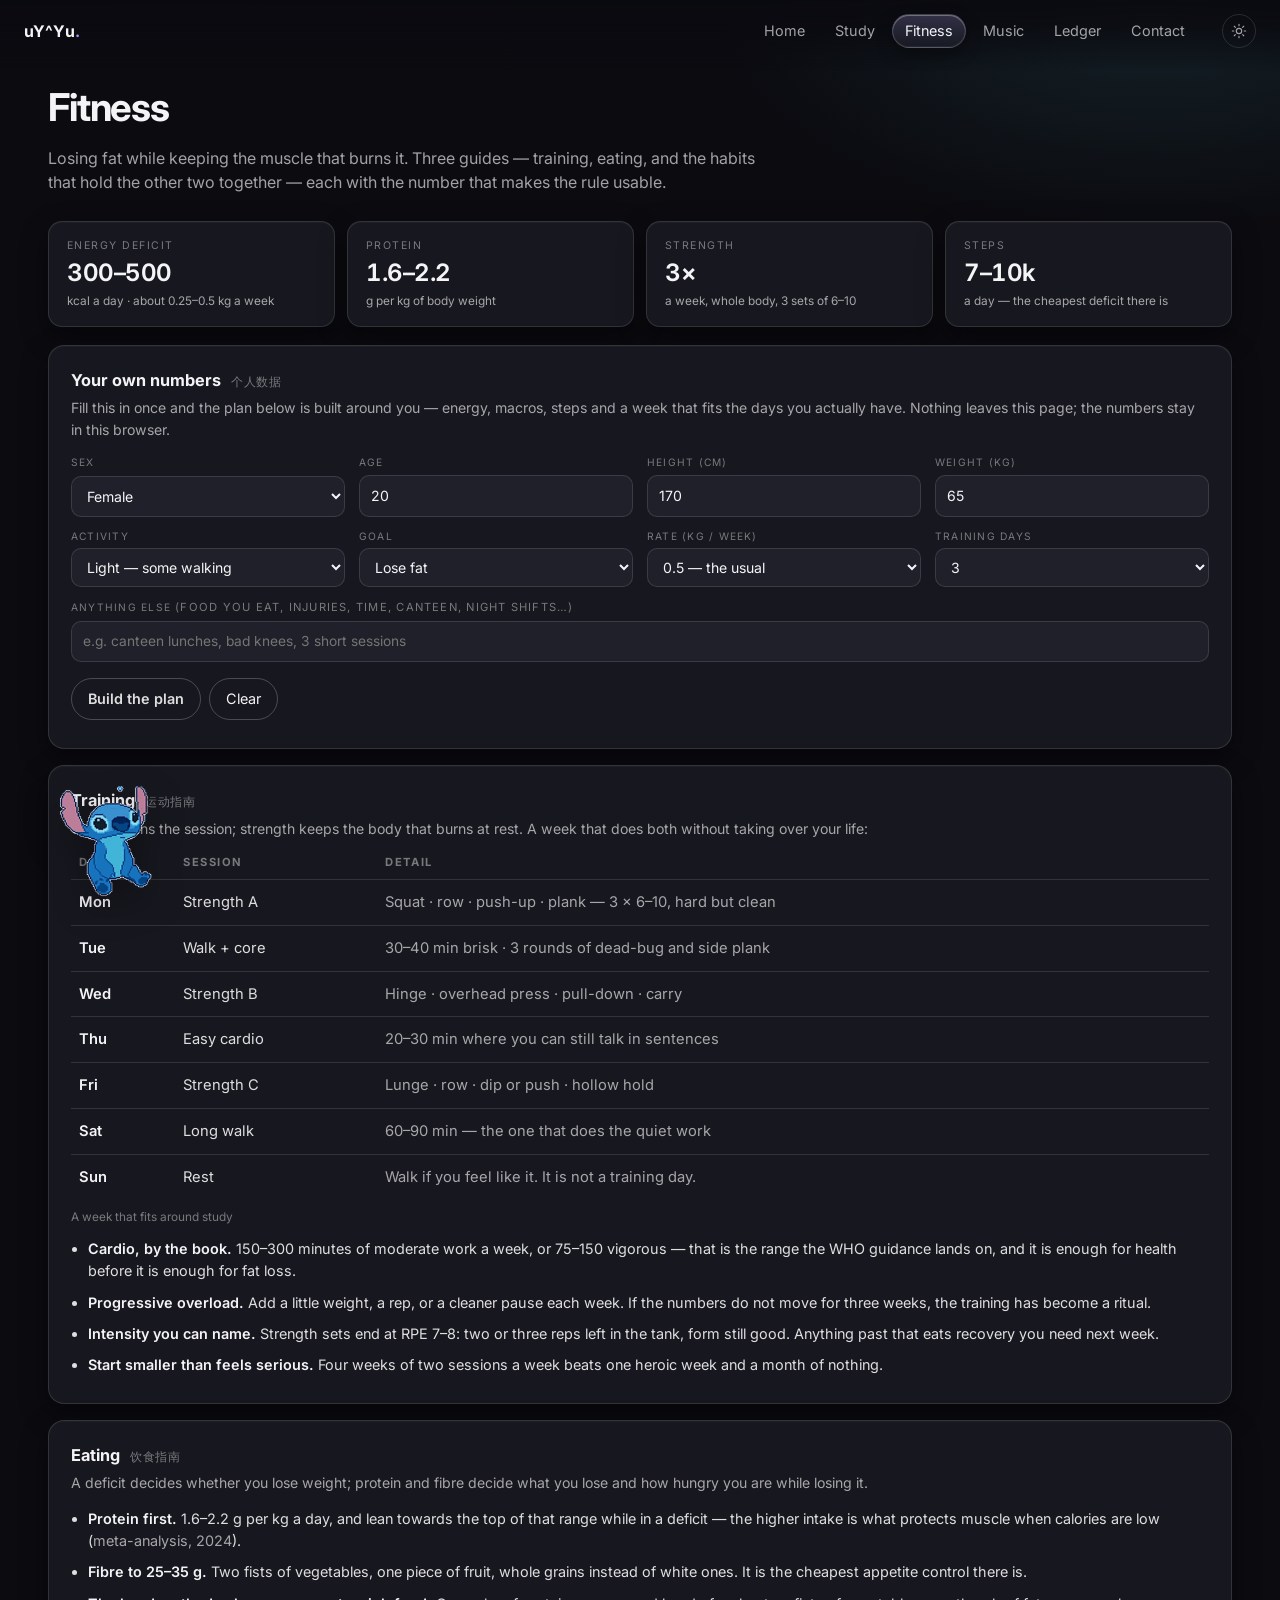
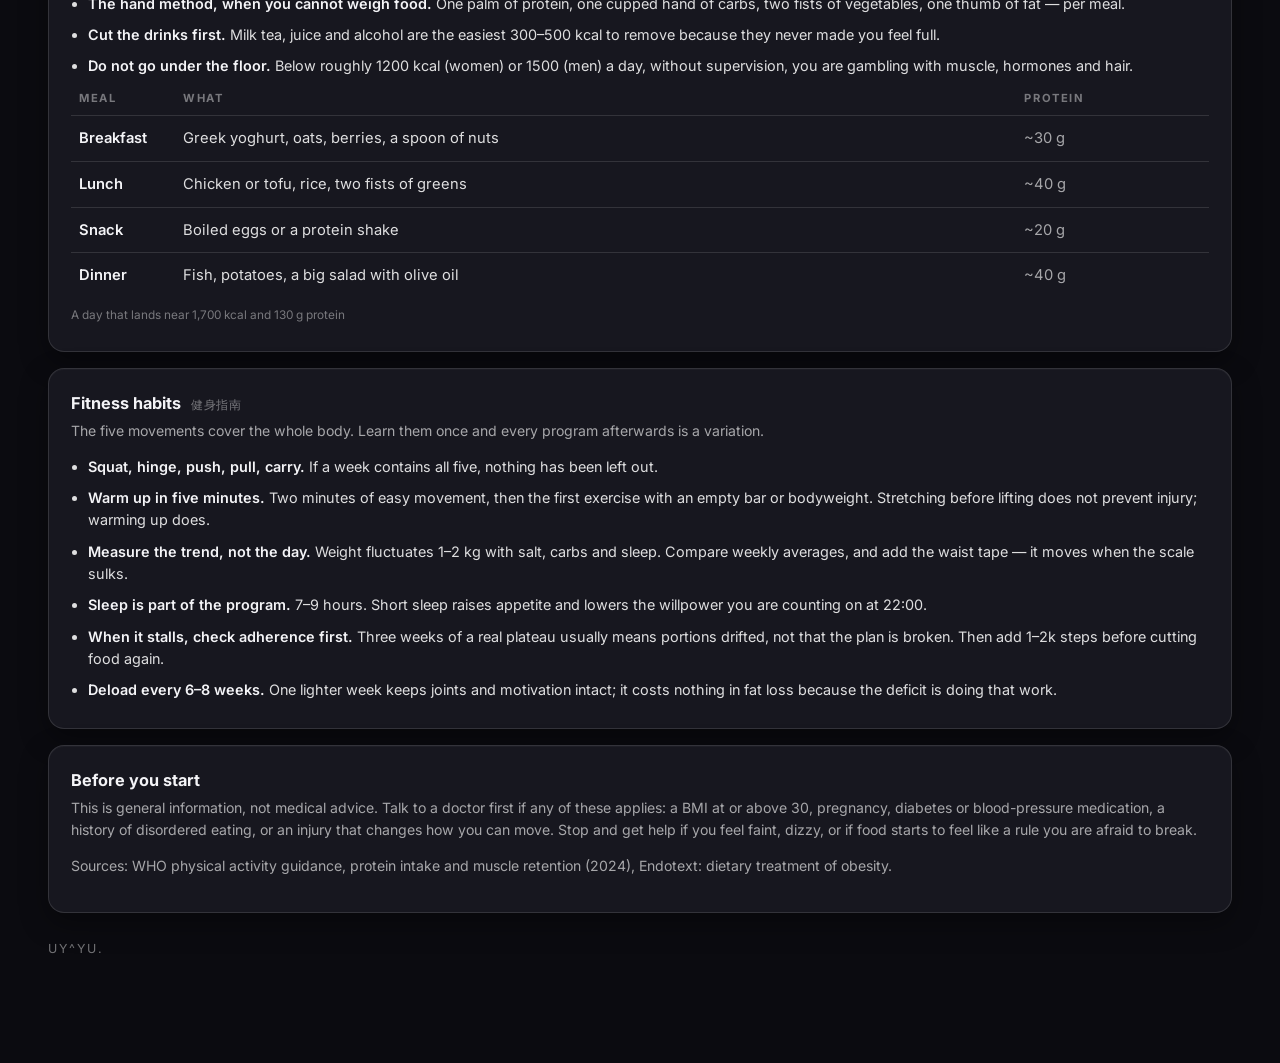
<file: fitness.html>
<!DOCTYPE html>
<html lang="en">
<head>
<meta charset="utf-8">
<meta name="viewport" content="width=device-width, initial-scale=1">
<title>Fitness — uY^Yu.</title>
<meta name="description" content="A weight-loss column: how to train, how to eat, and the habits that keep both going — with the numbers behind each rule.">
<link rel="icon" href="Images/favicon-32.png?v=132" sizes="32x32" type="image/png">
<meta name="theme-color" content="#0b0b10">
<link rel="preconnect" href="https://fonts.googleapis.com">
<link rel="preconnect" href="https://fonts.gstatic.com" crossorigin>
<link href="https://fonts.googleapis.com/css2?family=Inter:wght@400;500;600;700&family=Bricolage+Grotesque:wght@700;800&display=swap" rel="stylesheet">
<link rel="stylesheet" href="style.css?v=165">
<script src="theme.js?v=132"></script>
</head>
<body>

<nav class="nav">
  <a class="nav__brand" href="index.html" aria-label="uY^Yu — home">uY^Yu<span>.</span></a>
  <div class="nav__links">
    <a href="index.html">Home</a>
    <a href="study.html">Study</a>
    <a href="fitness.html" aria-current="page">Fitness</a>
    <a href="music.html">Music</a>
    <a href="ledger.html">Ledger</a>
    <a href="contact.html">Contact</a>
  </div>
</nav>

<main class="shell tool">
  <header class="tool__head">
    <h1>Fitness</h1>
    <p>Losing fat while keeping the muscle that burns it. Three guides — training, eating, and the habits
       that hold the other two together — each with the number that makes the rule usable.</p>
  </header>

  <section class="fit__summary">
    <article class="metric">
      <span class="metric__label">Energy deficit</span>
      <strong class="metric__value">300–500</strong>
      <span class="metric__meta">kcal a day · about 0.25–0.5 kg a week</span>
    </article>
    <article class="metric">
      <span class="metric__label">Protein</span>
      <strong class="metric__value">1.6–2.2</strong>
      <span class="metric__meta">g per kg of body weight</span>
    </article>
    <article class="metric">
      <span class="metric__label">Strength</span>
      <strong class="metric__value">3×</strong>
      <span class="metric__meta">a week, whole body, 3 sets of 6–10</span>
    </article>
    <article class="metric">
      <span class="metric__label">Steps</span>
      <strong class="metric__value">7–10k</strong>
      <span class="metric__meta">a day — the cheapest deficit there is</span>
    </article>
  </section>

  <article class="panel fit__panel" id="fitFormPanel">
    <h2>Your own numbers <span class="fit__cn">个人数据</span></h2>
    <p class="hint">Fill this in once and the plan below is built around you — energy, macros, steps and a week
       that fits the days you actually have. Nothing leaves this page; the numbers stay in this browser.</p>

    <form class="fit__form" id="fitForm" autocomplete="off">
      <label class="field">
        <span>Sex</span>
        <select name="sex">
          <option value="female">Female</option>
          <option value="male">Male</option>
        </select>
      </label>

      <label class="field">
        <span>Age</span>
        <input name="age" type="number" min="14" max="90" step="1" value="20" inputmode="numeric">
      </label>

      <label class="field">
        <span>Height (cm)</span>
        <input name="height" type="number" min="120" max="220" step="1" value="170" inputmode="numeric">
      </label>

      <label class="field">
        <span>Weight (kg)</span>
        <input name="weight" type="number" min="30" max="200" step="0.1" value="65" inputmode="decimal">
      </label>

      <label class="field">
        <span>Activity</span>
        <select name="activity">
          <option value="sedentary">Desk-bound</option>
          <option value="light" selected>Light — some walking</option>
          <option value="moderate">Moderate — 3–4 sessions</option>
          <option value="high">High — 5+ sessions</option>
        </select>
      </label>

      <label class="field">
        <span>Goal</span>
        <select name="goal">
          <option value="lose" selected>Lose fat</option>
          <option value="keep">Hold where I am</option>
          <option value="gain">Add muscle</option>
        </select>
      </label>

      <label class="field">
        <span>Rate (kg / week)</span>
        <select name="rate">
          <option value="0.25">0.25 — slow and quiet</option>
          <option value="0.5" selected>0.5 — the usual</option>
          <option value="0.75">0.75 — only if you are heavier</option>
        </select>
      </label>

      <label class="field">
        <span>Training days</span>
        <select name="days">
          <option value="2">2</option>
          <option value="3" selected>3</option>
          <option value="4">4</option>
          <option value="5">5</option>
          <option value="6">6</option>
        </select>
      </label>

      <label class="field fit__wish">
        <span>Anything else <em>(food you eat, injuries, time, canteen, night shifts…)</em></span>
        <input name="wish" type="text" placeholder="e.g. canteen lunches, bad knees, 3 short sessions">
      </label>

      <div class="row fit__actions">
        <button class="btn btn--primary" type="submit">Build the plan</button>
        <button class="btn btn--ghost" type="button" id="fitReset">Clear</button>
      </div>
    </form>

    <div class="plan" id="fitPlan" hidden aria-live="polite"></div>
  </article>

  <article class="panel fit__panel">
    <h2>Training <span class="fit__cn">运动指南</span></h2>
    <p class="hint">Cardio burns the session; strength keeps the body that burns at rest. A week that does both
       without taking over your life:</p>

    <table class="fit__table">
      <caption class="fit__caption">A week that fits around study</caption>
      <thead>
        <tr><th scope="col">Day</th><th scope="col">Session</th><th scope="col">Detail</th></tr>
      </thead>
      <tbody>
        <tr><td>Mon</td><td>Strength A</td><td>Squat · row · push-up · plank — 3 × 6–10, hard but clean</td></tr>
        <tr><td>Tue</td><td>Walk + core</td><td>30–40 min brisk · 3 rounds of dead-bug and side plank</td></tr>
        <tr><td>Wed</td><td>Strength B</td><td>Hinge · overhead press · pull-down · carry</td></tr>
        <tr><td>Thu</td><td>Easy cardio</td><td>20–30 min where you can still talk in sentences</td></tr>
        <tr><td>Fri</td><td>Strength C</td><td>Lunge · row · dip or push · hollow hold</td></tr>
        <tr><td>Sat</td><td>Long walk</td><td>60–90 min — the one that does the quiet work</td></tr>
        <tr><td>Sun</td><td>Rest</td><td>Walk if you feel like it. It is not a training day.</td></tr>
      </tbody>
    </table>

    <ul class="fit__list">
      <li><b>Cardio, by the book.</b> 150–300 minutes of moderate work a week, or 75–150 vigorous — that is the
          range the WHO guidance lands on, and it is enough for health before it is enough for fat loss.</li>
      <li><b>Progressive overload.</b> Add a little weight, a rep, or a cleaner pause each week. If the numbers
          do not move for three weeks, the training has become a ritual.</li>
      <li><b>Intensity you can name.</b> Strength sets end at RPE 7–8: two or three reps left in the tank, form
          still good. Anything past that eats recovery you need next week.</li>
      <li><b>Start smaller than feels serious.</b> Four weeks of two sessions a week beats one heroic week and a
          month of nothing.</li>
    </ul>
  </article>

  <article class="panel fit__panel">
    <h2>Eating <span class="fit__cn">饮食指南</span></h2>
    <p class="hint">A deficit decides whether you lose weight; protein and fibre decide what you lose and how
       hungry you are while losing it.</p>

    <ul class="fit__list">
      <li><b>Protein first.</b> 1.6–2.2 g per kg a day, and lean towards the top of that range while in a
          deficit — the higher intake is what protects muscle when calories are low
          (<a href="https://www.sciencedirect.com/science/article/abs/pii/S2405457724001761" target="_blank" rel="noopener">meta-analysis, 2024</a>).</li>
      <li><b>Fibre to 25–35 g.</b> Two fists of vegetables, one piece of fruit, whole grains instead of white
          ones. It is the cheapest appetite control there is.</li>
      <li><b>The hand method, when you cannot weigh food.</b> One palm of protein, one cupped hand of carbs,
          two fists of vegetables, one thumb of fat — per meal.</li>
      <li><b>Cut the drinks first.</b> Milk tea, juice and alcohol are the easiest 300–500 kcal to remove
          because they never made you feel full.</li>
      <li><b>Do not go under the floor.</b> Below roughly 1200 kcal (women) or 1500 (men) a day, without
          supervision, you are gambling with muscle, hormones and hair.</li>
    </ul>

    <table class="fit__table">
      <caption class="fit__caption">A day that lands near 1,700 kcal and 130 g protein</caption>
      <thead>
        <tr><th scope="col">Meal</th><th scope="col">What</th><th scope="col">Protein</th></tr>
      </thead>
      <tbody>
        <tr><td>Breakfast</td><td>Greek yoghurt, oats, berries, a spoon of nuts</td><td>~30 g</td></tr>
        <tr><td>Lunch</td><td>Chicken or tofu, rice, two fists of greens</td><td>~40 g</td></tr>
        <tr><td>Snack</td><td>Boiled eggs or a protein shake</td><td>~20 g</td></tr>
        <tr><td>Dinner</td><td>Fish, potatoes, a big salad with olive oil</td><td>~40 g</td></tr>
      </tbody>
    </table>
  </article>

  <article class="panel fit__panel">
    <h2>Fitness habits <span class="fit__cn">健身指南</span></h2>
    <p class="hint">The five movements cover the whole body. Learn them once and every program afterwards is a
       variation.</p>

    <ul class="fit__list">
      <li><b>Squat, hinge, push, pull, carry.</b> If a week contains all five, nothing has been left out.</li>
      <li><b>Warm up in five minutes.</b> Two minutes of easy movement, then the first exercise with an empty
          bar or bodyweight. Stretching before lifting does not prevent injury; warming up does.</li>
      <li><b>Measure the trend, not the day.</b> Weight fluctuates 1–2 kg with salt, carbs and sleep. Compare
          weekly averages, and add the waist tape — it moves when the scale sulks.</li>
      <li><b>Sleep is part of the program.</b> 7–9 hours. Short sleep raises appetite and lowers the willpower
          you are counting on at 22:00.</li>
      <li><b>When it stalls, check adherence first.</b> Three weeks of a real plateau usually means portions
          drifted, not that the plan is broken. Then add 1–2k steps before cutting food again.</li>
      <li><b>Deload every 6–8 weeks.</b> One lighter week keeps joints and motivation intact; it costs nothing
          in fat loss because the deficit is doing that work.</li>
    </ul>
  </article>

  <article class="panel fit__panel fit__caution">
    <h2>Before you start</h2>
    <p class="hint">This is general information, not medical advice. Talk to a doctor first if any of these
       applies: a BMI at or above 30, pregnancy, diabetes or blood-pressure medication, a history of disordered
       eating, or an injury that changes how you can move. Stop and get help if you feel faint, dizzy, or if
       food starts to feel like a rule you are afraid to break.</p>
    <p class="hint">Sources: <a href="https://www.who.int/news-room/fact-sheets/detail/physical-activity" target="_blank" rel="noopener">WHO physical activity guidance</a>,
       <a href="https://www.sciencedirect.com/science/article/abs/pii/S2405457724001761" target="_blank" rel="noopener">protein intake and muscle retention (2024)</a>,
       <a href="https://endotext.org/wp-content/uploads/pdfs/dietary-treatment-of-obesity.pdf" target="_blank" rel="noopener">Endotext: dietary treatment of obesity</a>.</p>
  </article>

  <p class="sign">uY^Yu.</p>
</main>

<script>window.__DESK_BUILD__ = 'v165';</script>
<script src="fitness-plan.js?v=132"></script>
<script src="nav.js?v=144"></script>
<script src="pet.js?v=160"></script>
</body>
</html>
</file>
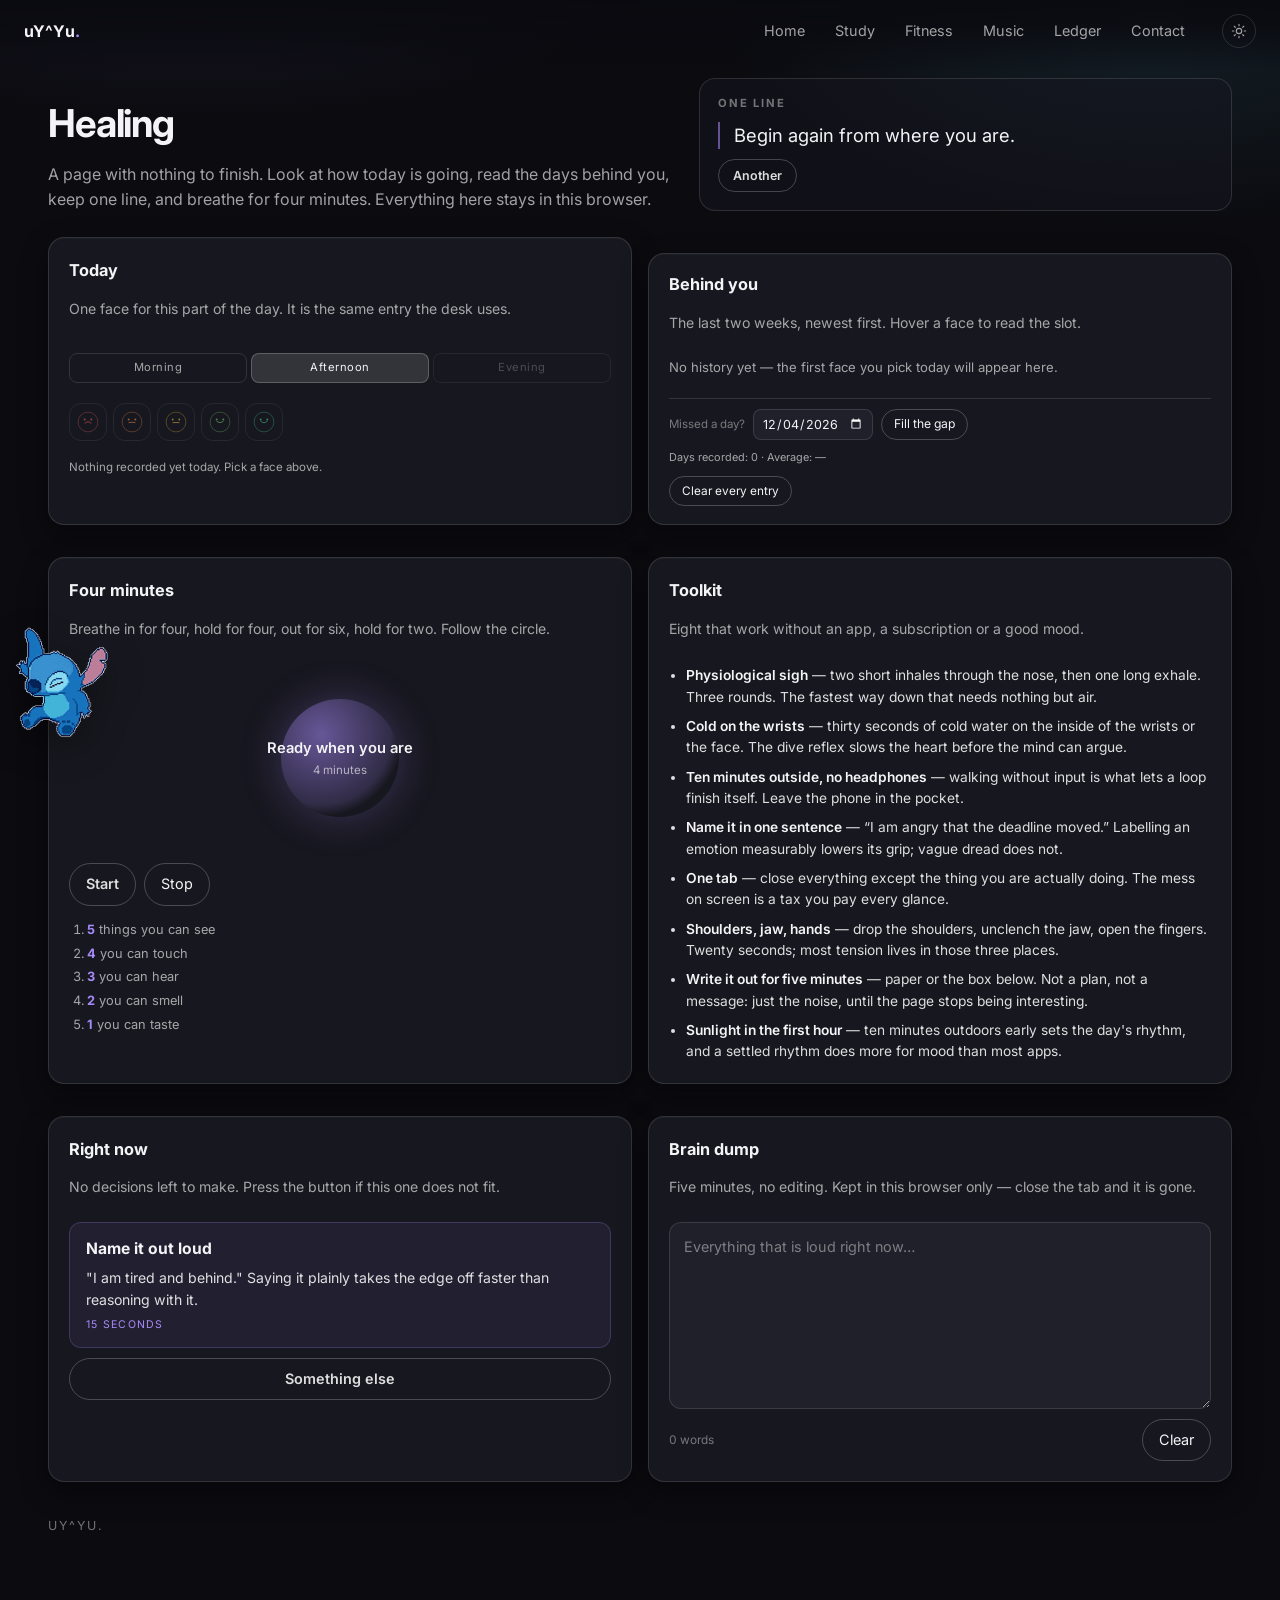
<file: healing.html>
<!DOCTYPE html>
<html lang="en">
<head>
<meta charset="utf-8">
<meta name="viewport" content="width=device-width, initial-scale=1">
<title>Healing — uY^Yu.</title>
<meta name="description" content="A quiet page: pick how today is going, look back at the days behind, keep a line, and breathe for four minutes.">
<link rel="icon" href="Images/favicon-32.png?v=139" sizes="32x32" type="image/png">
<link rel="apple-touch-icon" href="Images/icon-180.png?v=139">
<meta name="theme-color" content="#0b0b10">
<link rel="preconnect" href="https://fonts.googleapis.com">
<link rel="preconnect" href="https://fonts.gstatic.com" crossorigin>
<link href="https://fonts.googleapis.com/css2?family=Inter:wght@400;500;600;700&family=Bricolage+Grotesque:wght@700;800&display=swap" rel="stylesheet">
<link rel="stylesheet" href="style.css?v=165">
<script src="theme.js?v=139"></script>
</head>
<body>

<nav class="nav">
  <a class="nav__brand" href="index.html" aria-label="uY^Yu — home">uY^Yu<span>.</span></a>
  <div class="nav__links">
    <a href="index.html">Home</a>
    <a href="study.html">Study</a>
    <a href="fitness.html">Fitness</a>
    <a href="music.html">Music</a>
    <a href="ledger.html">Ledger</a>
    <a href="contact.html">Contact</a>
  </div>
</nav>

<main class="shell tool">
  <header class="tool__head heal__head">
    <div class="heal__headText">
      <h1>Healing</h1>
      <p>A page with nothing to finish. Look at how today is going, read the days behind you, keep one line,
         and breathe for four minutes. Everything here stays in this browser.</p>
    </div>
    <div class="heal__headLine">
      <h2>One line</h2>
      <blockquote class="heal__quote" id="healLine">—</blockquote>
      <button class="btn btn--primary" id="healAnother" type="button">Another</button>
    </div>
  </header>

  <section class="heal__grid">
    <!-- 1 · how today is going -->
    <article class="panel heal__card heal__card--mood">
      <h2>Today</h2>
      <p class="hint">One face for this part of the day. It is the same entry the desk uses.</p>
      <div class="mood__slots" id="healSlots" role="tablist" aria-label="Part of the day"></div>
      <div class="mood" id="healFaces" role="group" aria-label="How is this part of the day going"></div>
      <p class="mood__note" id="healNote">Nothing recorded yet today.</p>
    </article>

    <!-- 2 · the days behind -->
    <article class="panel heal__card heal__card--history">
      <h2>Behind you</h2>
      <p class="hint">The last two weeks, newest first. Hover a face to read the slot.</p>
      <div class="heal__days" id="healHistory"></div>
      <div class="heal__fillbar">
        <label class="heal__filllabel" for="healFillDate">Missed a day?</label>
        <input class="heal__filldate" id="healFillDate" type="date">
        <button class="btn btn--ghost heal__fillgo" id="healFillGo" type="button">Fill the gap</button>
      </div>

      <div class="heal__editor" id="healEditor" hidden>
        <div class="heal__editorHead">
          <strong id="healEditorDate">—</strong>
          <button class="heal__editorClose" id="healEditorClose" type="button">Close</button>
        </div>
        <div class="heal__editorRows" id="healEditorRows"></div>
        <p class="heal__editorHint">Tap a face to set that part of the day; tap the same face again to clear it.</p>
      </div>
      <p class="heal__stats" id="healStats"></p>
      <button class="btn btn--ghost heal__clear" id="healClear" type="button">Clear every entry</button>
    </article>

    <!-- 4 · mindfulness -->
    <article class="panel heal__card heal__card--breath">
      <h2>Four minutes</h2>
      <p class="hint">Breathe in for four, hold for four, out for six, hold for two. Follow the circle.</p>

      <div class="heal__breath">
        <div class="heal__orb" id="healOrb" aria-hidden="true"></div>
        <div class="heal__breathText">
          <strong id="healBreathWord">Ready when you are</strong>
          <span id="healBreathLeft">4 minutes</span>
        </div>
      </div>

      <div class="row" style="gap:8px; flex-wrap:wrap">
        <button class="btn btn--primary" id="healStart" type="button">Start</button>
        <button class="btn btn--ghost" id="healStop" type="button">Stop</button>
      </div>

      <ol class="heal__ground">
        <li><b>5</b> things you can see</li>
        <li><b>4</b> you can touch</li>
        <li><b>3</b> you can hear</li>
        <li><b>2</b> you can smell</li>
        <li><b>1</b> you can taste</li>
      </ol>
    </article>
    <!-- 5 · the toolkit -->
    <article class="panel heal__card heal__card--tools">
      <h2>Toolkit</h2>
      <p class="hint">Eight that work without an app, a subscription or a good mood.</p>
      <ul class="heal__tools">
        <li><b>Physiological sigh</b> — two short inhales through the nose, then one long exhale. Three rounds. The fastest way down that needs nothing but air.</li>
        <li><b>Cold on the wrists</b> — thirty seconds of cold water on the inside of the wrists or the face. The dive reflex slows the heart before the mind can argue.</li>
        <li><b>Ten minutes outside, no headphones</b> — walking without input is what lets a loop finish itself. Leave the phone in the pocket.</li>
        <li><b>Name it in one sentence</b> — “I am angry that the deadline moved.” Labelling an emotion measurably lowers its grip; vague dread does not.</li>
        <li><b>One tab</b> — close everything except the thing you are actually doing. The mess on screen is a tax you pay every glance.</li>
        <li><b>Shoulders, jaw, hands</b> — drop the shoulders, unclench the jaw, open the fingers. Twenty seconds; most tension lives in those three places.</li>
        <li><b>Write it out for five minutes</b> — paper or the box below. Not a plan, not a message: just the noise, until the page stops being interesting.</li>
        <li><b>Sunlight in the first hour</b> — ten minutes outdoors early sets the day's rhythm, and a settled rhythm does more for mood than most apps.</li>
      </ul>
    </article>

    <!-- 6 · one thing for right now -->
    <article class="panel heal__card heal__card--quick">
      <h2>Right now</h2>
      <p class="hint">No decisions left to make. Press the button if this one does not fit.</p>
      <div class="heal__quick">
        <h3 id="quickTitle">—</h3>
        <p id="quickHow">—</p>
        <span class="heal__quickTime" id="quickTime"></span>
      </div>
      <button class="btn btn--primary" id="quickNext" type="button">Something else</button>
    </article>

    <!-- 7 · brain dump -->
    <article class="panel heal__card heal__card--dump">
      <h2>Brain dump</h2>
      <p class="hint">Five minutes, no editing. Kept in this browser only — close the tab and it is gone.</p>
      <textarea class="heal__dump" id="healDump" rows="7" placeholder="Everything that is loud right now…"></textarea>
      <div class="row heal__dumpRow">
        <span class="heal__count" id="healCount">0 words</span>
        <button class="btn btn--ghost" id="healDumpClear" type="button">Clear</button>
      </div>
    </article>
  </section>

  <p class="sign">uY^Yu.</p>
</main>

<script>window.__DESK_BUILD__ = 'v165';</script>
<script src="nav.js?v=144"></script>
<script src="healing.js?v=162"></script>
<script src="pet.js?v=160"></script>
</body>
</html>
</file>
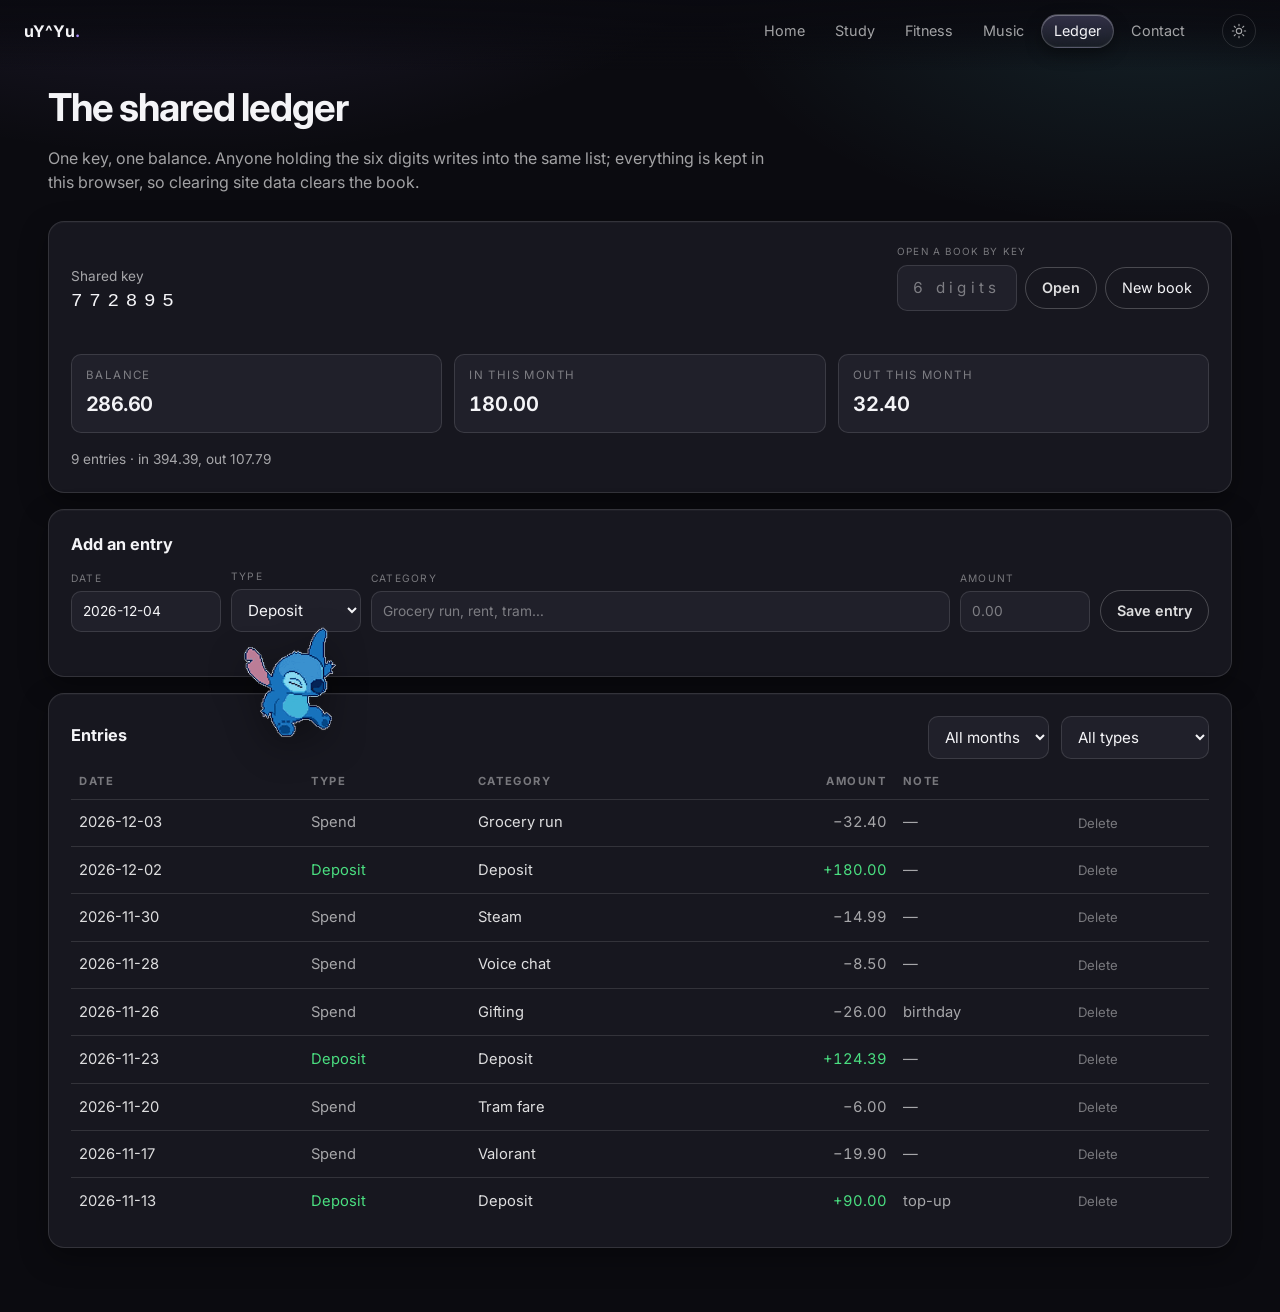
<file: ledger.html>
<!DOCTYPE html>
<html lang="en">
<head>
<meta charset="utf-8">
<meta name="viewport" content="width=device-width, initial-scale=1">
<title>Ledger — uY^Yu.</title>
<meta name="description" content="The shared expense book: one six-digit key, one balance, entries kept in this browser.">
<link rel="icon" href="Images/favicon-32.png?v=132" sizes="32x32" type="image/png">
<link rel="apple-touch-icon" href="Images/icon-180.png?v=132">
<meta name="theme-color" content="#0b0b10">
<link rel="preconnect" href="https://fonts.googleapis.com">
<link rel="preconnect" href="https://fonts.gstatic.com" crossorigin>
<link href="https://fonts.googleapis.com/css2?family=Inter:wght@400;500;600;700&display=swap" rel="stylesheet">
<script src="theme.js?v=132"></script>
<link rel="stylesheet" href="style.css?v=165">
</head>
<body>

<nav class="nav">
  <a class="nav__brand" href="index.html" aria-label="uY^Yu — home">uY^Yu<span>.</span></a>
  <div class="nav__links">
    <a href="index.html">Home</a>
    <a href="study.html">Study</a>
    <a href="fitness.html">Fitness</a>
    <a href="music.html">Music</a>
    <a href="ledger.html" aria-current="page">Ledger</a>
    <a href="contact.html">Contact</a>
  </div>
</nav>

<main class="shell tool">
  <header class="tool__head">
    <h1>The shared ledger</h1>
    <p>One key, one balance. Anyone holding the six digits writes into the same list;
       everything is kept in this browser, so clearing site data clears the book.</p>
  </header>

  <section class="panel">
    <div class="row" style="justify-content:space-between">
      <div>
        <p class="small muted">Shared key</p>
        <p class="mono" id="key" style="font-size:1.2rem; letter-spacing:0.35em">------</p>
      </div>
      <div class="keyopen">
        <label class="keyopen__label" for="openKey">Open a book by key</label>
        <div class="row" style="gap:8px">
          <input class="input keyopen__input" id="openKey" type="text" inputmode="numeric"
                 maxlength="6" placeholder="6 digits" aria-label="Six digit key">
          <button class="btn btn--primary" id="openBook" type="button">Open</button>
          <button class="btn btn--ghost" id="newBook" type="button">New book</button>
        </div>
        <p class="small" id="keyStatus" role="status" aria-live="polite"
           style="color:var(--bad); min-height:1.1em; margin:6px 0 0"></p>
      </div>
    </div>

    <div class="stats" style="margin-top:16px">
      <div class="stat"><dt>Balance</dt><dd class="balance" id="balance">0.00</dd></div>
      <div class="stat"><dt>In this month</dt><dd id="monthIn">0.00</dd></div>
      <div class="stat"><dt>Out this month</dt><dd id="monthOut">0.00</dd></div>
    </div>
    <p class="small muted" id="summary">No entries yet.</p>
  </section>

  

  <section class="panel">
    <h2>Add an entry</h2>
    <form class="entryform" id="form" style="margin-top:12px">
      <label class="field">
        <span>Date</span>
        <input class="input" type="text" id="date" placeholder="YYYY-MM-DD" inputmode="numeric" maxlength="10" required>
      </label>
      <label class="field">
        <span>Type</span>
        <select class="input" id="type">
          <option value="deposit">Deposit</option>
          <option value="spend">Spend</option>
        </select>
      </label>
      <label class="field">
        <span>Category</span>
        <input class="input" type="text" id="category" placeholder="Grocery run, rent, tram…" maxlength="40" required>
      </label>
      <label class="field">
        <span>Amount</span>
        <input class="input" type="number" id="amount" step="0.01" min="0.01" placeholder="0.00" required>
      </label>
      <button class="btn btn--primary" type="submit">Save entry</button>
    </form>
    <p class="small" id="note" role="status" aria-live="polite" style="color:var(--bad); min-height:1.2em; margin-top:6px"></p>
  </section>

  <section class="panel">
    <div class="row" style="justify-content:space-between">
      <h2>Entries</h2>
      <div class="row">
        <select class="input" id="filterMonth" aria-label="Filter by month" style="width:auto"></select>
        <select class="input" id="filterType" aria-label="Filter by type" style="width:auto">
          <option value="">All types</option>
          <option value="deposit">Deposits only</option>
          <option value="spend">Spending only</option>
        </select>
      </div>
    </div>

    <table>
      <thead>
        <tr><th>Date</th><th>Type</th><th>Category</th><th style="text-align:right">Amount</th><th>Note</th><th></th></tr>
      </thead>
      <tbody id="rows"></tbody>
    </table>
    <p class="small muted" id="empty" hidden></p>
  </section>
</main>

<script>window.__DESK_BUILD__ = 'v165';</script>
<script src="nav.js?v=144"></script>
<script>
  /* The same storage key and the same entry shape as the standalone ledger,
     so both pages read one book instead of two. */
  const STORE = 'shareBillStorage';
  const ACTIVE = 'activeBookKey';

  const SAMPLE = [
    { offset: -1,  type: 'spend',   category: 'Grocery run', money: 32.4 },
    { offset: -2,  type: 'deposit', category: 'Deposit',     money: 180 },
    { offset: -4,  type: 'spend',   category: 'Steam',       money: 14.99 },
    { offset: -6,  type: 'spend',   category: 'Voice chat',  money: 8.5 },
    { offset: -8,  type: 'spend',   category: 'Gifting',     money: 26, note: 'birthday' },
    { offset: -11, type: 'deposit', category: 'Deposit',     money: 124.39 },
    { offset: -14, type: 'spend',   category: 'Tram fare',   money: 6 },
    { offset: -17, type: 'spend',   category: 'Valorant',    money: 19.9 },
    { offset: -21, type: 'deposit', category: 'Deposit',     money: 90, note: 'top-up' }
  ];

  let books = {};
  try { books = JSON.parse(localStorage.getItem(STORE)) || {}; } catch (e) { books = {}; }

  /* the active book used to live in sessionStorage, so it was forgotten as soon
     as the tab closed; it is a property of this browser, so localStorage */
  let key = null;
  try {
    key = localStorage.getItem(ACTIVE) || sessionStorage.getItem(ACTIVE);
  } catch (e) { key = null; }

  function save() {
    try { localStorage.setItem(STORE, JSON.stringify(books)); } catch (e) {}
  }

  /* one place that decides which book is open, so opening by key and creating a
     new one cannot drift apart */
  function remember(value) {
    key = value;
    try { localStorage.setItem(ACTIVE, value); } catch (e) {}
    try { sessionStorage.setItem(ACTIVE, value); } catch (e) {}
  }

  if (!key || !books[key]) {
    const known = Object.keys(books);
    if (known.length) {
      key = known[known.length - 1];
    } else {
      key = String(Math.floor(100000 + Math.random() * 900000));
      const now = Date.now();
      books[key] = SAMPLE.map(function (entry, i) {
        return {
          id: now + i,
          date: new Date(now + entry.offset * 86400000).toISOString().slice(0, 10),
          type: entry.type,
          class: entry.category,
          money: entry.money,
          note: entry.note || ''
        };
      });
      save();
    }
    remember(key);
  }

  const el = {
    key: document.getElementById('key'),
    balance: document.getElementById('balance'),
    monthIn: document.getElementById('monthIn'),
    monthOut: document.getElementById('monthOut'),
    summary: document.getElementById('summary'),
    date: document.getElementById('date'),
    type: document.getElementById('type'),
    category: document.getElementById('category'),
    amount: document.getElementById('amount'),
    note: document.getElementById('note'),
    form: document.getElementById('form'),
    rows: document.getElementById('rows'),
    empty: document.getElementById('empty'),
    filterMonth: document.getElementById('filterMonth'),
    filterType: document.getElementById('filterType'),
    newBook: document.getElementById('newBook'),
    openBook: document.getElementById('openBook'),
    openKey: document.getElementById('openKey'),
    keyStatus: document.getElementById('keyStatus')
  };

  const money = function (value) {
    return Number(value).toLocaleString('en-US', { minimumFractionDigits: 2, maximumFractionDigits: 2 });
  };

  function list() { return books[key] || []; }

  function stats() {
    const month = new Date().toISOString().slice(0, 7);
    let monthIn = 0, monthOut = 0, totalIn = 0, totalOut = 0;
    list().forEach(function (entry) {
      const amount = Number(entry.money) || 0;
      const inMonth = entry.date.indexOf(month) === 0;
      if (entry.type === 'deposit') { totalIn += amount; if (inMonth) monthIn += amount; }
      else { totalOut += amount; if (inMonth) monthOut += amount; }
    });
    return { monthIn, monthOut, totalIn, totalOut, balance: totalIn - totalOut };
  }

  function paintMonths() {
    const previous = el.filterMonth.value;
    const months = Array.from(new Set(list().map(function (entry) { return entry.date.slice(0, 7); }))).sort().reverse();
    el.filterMonth.replaceChildren(new Option('All months', ''));
    months.forEach(function (month) { el.filterMonth.add(new Option(month, month)); });
    el.filterMonth.value = months.indexOf(previous) >= 0 ? previous : '';
  }

  function render() {
    el.key.textContent = key;

    paintMonths();
    const month = el.filterMonth.value;
    const type = el.filterType.value;

    let rows = list().slice();
    if (month) rows = rows.filter(function (entry) { return entry.date.indexOf(month) === 0; });
    if (type) rows = rows.filter(function (entry) { return entry.type === type; });
    rows.sort(function (a, b) { return a.date < b.date ? 1 : a.date > b.date ? -1 : String(b.id).localeCompare(String(a.id)); });

    el.rows.replaceChildren();
    rows.forEach(function (entry) {
      const tr = document.createElement('tr');
      const isIn = entry.type === 'deposit';

      const date = document.createElement('td');
      date.textContent = entry.date;

      const typeCell = document.createElement('td');
      typeCell.textContent = isIn ? 'Deposit' : 'Spend';
      typeCell.style.color = isIn ? 'var(--good)' : 'var(--muted)';

      const category = document.createElement('td');
      category.textContent = entry.class || '—';

      const amount = document.createElement('td');
      amount.className = 'num ' + (isIn ? 'pos' : 'neg');
      amount.textContent = (isIn ? '+' : '−') + money(entry.money);

      const note = document.createElement('td');
      note.textContent = entry.note || '—';
      note.style.color = 'var(--muted)';

      const actions = document.createElement('td');
      actions.className = 'actions';
      const del = document.createElement('button');
      del.className = 'del';
      del.type = 'button';
      del.textContent = 'Delete';
      del.setAttribute('aria-label', 'Delete the entry from ' + entry.date);
      del.addEventListener('click', function () {
        books[key] = list().filter(function (item) { return item.id !== entry.id; });
        save();
        render();
      });
      actions.appendChild(del);

      tr.append(date, typeCell, category, amount, note, actions);
      el.rows.appendChild(tr);
    });

    const total = list().length;
    if (!rows.length) {
      el.empty.hidden = false;
      el.empty.textContent = total
        ? 'Nothing matches these filters.'
        : 'No entries yet. The first deposit or spend lands here.';
    } else {
      el.empty.hidden = true;
    }

    const summary = stats();
    el.balance.textContent = money(summary.balance);
    el.balance.classList.toggle('is-negative', summary.balance < 0);
    el.monthIn.textContent = money(summary.monthIn);
    el.monthOut.textContent = money(summary.monthOut);
    el.summary.textContent = total
      ? total + (total === 1 ? ' entry' : ' entries') + ' · in ' + money(summary.totalIn) + ', out ' + money(summary.totalOut)
      : 'No entries yet.';
  }

  el.form.addEventListener('submit', function (event) {
    event.preventDefault();
    const date = el.date.value.trim().replace(/[./]/g, '-');
    const amount = Number(el.amount.value);
    const category = el.category.value.trim().replace(/\s+/g, ' ');
    const match = date.match(/^(\d{4})-(\d{1,2})-(\d{1,2})$/);

    if (!match) { el.note.textContent = 'Write the date as YYYY-MM-DD.'; return; }
    if (!category) { el.note.textContent = 'Give the entry a category.'; return; }
    if (!(amount > 0)) { el.note.textContent = 'The amount has to be above zero.'; return; }

    const normalised = match[1] + '-' + match[2].padStart(2, '0') + '-' + match[3].padStart(2, '0');
    books[key].push({
      id: Date.now(),
      date: normalised,
      type: el.type.value,
      class: category,
      money: amount,
      note: ''
    });
    save();
    el.note.textContent = '';
    el.amount.value = '';
    render();
    el.amount.focus();
  });

  el.filterMonth.addEventListener('change', render);
  el.filterType.addEventListener('change', render);

  el.newBook.addEventListener('click', function () {
    let fresh = String(Math.floor(100000 + Math.random() * 900000));
    while (books[fresh]) fresh = String(Math.floor(100000 + Math.random() * 900000));
    books[fresh] = [];
    save();
    remember(fresh);
    if (el.keyStatus) el.keyStatus.textContent = 'Started a new book · ' + fresh;
    if (el.openKey) el.openKey.value = '';
    render();
  });

  el.openBook.addEventListener('click', function () {
    const wanted = (el.openKey.value || '').trim();
    if (!/^\d{6}$/.test(wanted)) {
      el.keyStatus.textContent = 'A key is six digits.';
      return;
    }
    const existed = !!books[wanted];
    if (!existed) books[wanted] = [];
    save();
    remember(wanted);
    el.openKey.value = '';
    el.keyStatus.textContent = existed
      ? 'Opened book ' + wanted + '.'
      : 'No book had that key, so this browser starts one with it.';
    render();
  });

  el.openKey.addEventListener('keydown', function (event) {
    if (event.key === 'Enter') { event.preventDefault(); el.openBook.click(); }
  });

  el.date.value = new Date().toISOString().slice(0, 10);
  render();
</script>
<script src="pet.js?v=160"></script>
</body>
</html>
</file>
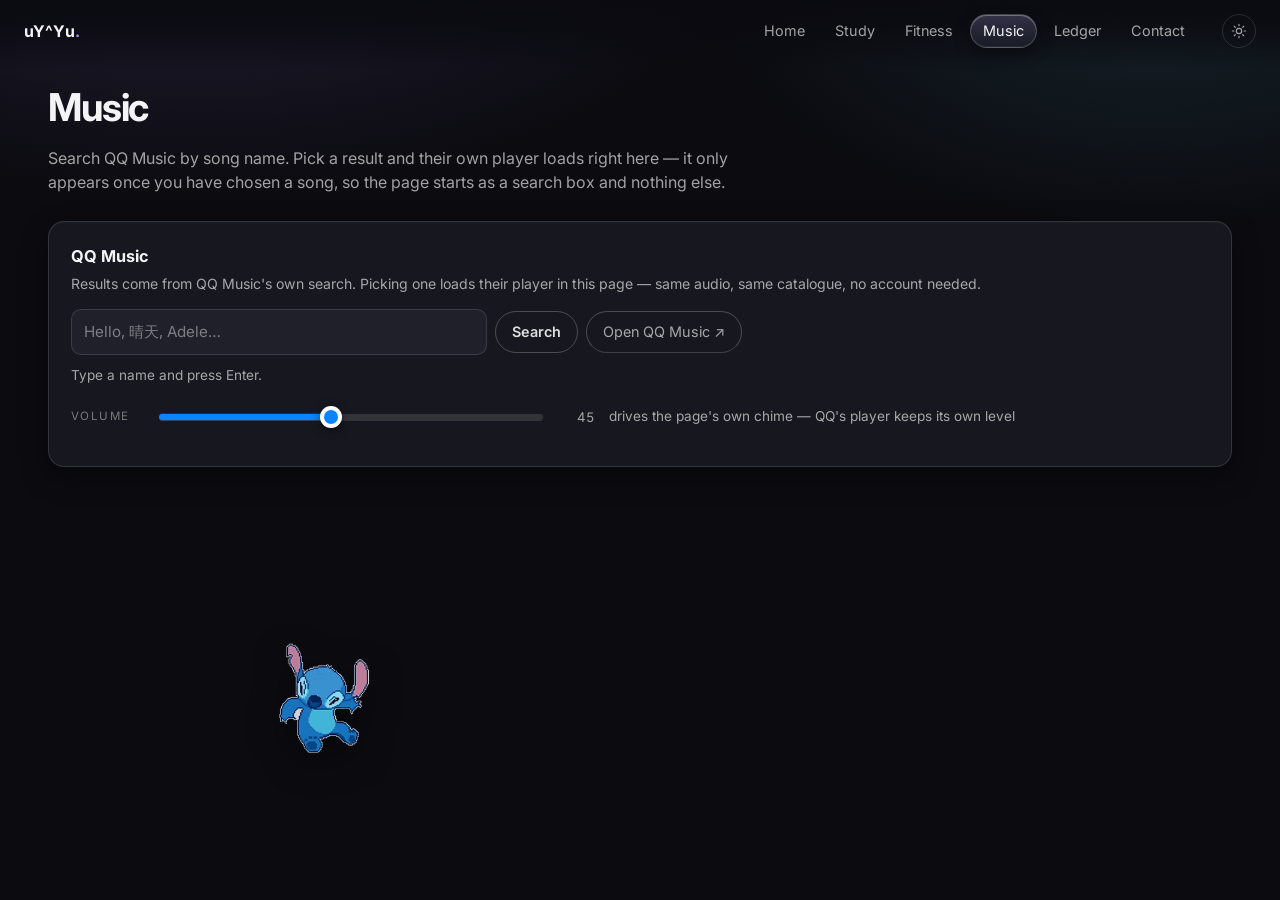
<file: music.html>
<!DOCTYPE html>
<html lang="en">
<head>
<meta charset="utf-8">
<meta name="viewport" content="width=device-width, initial-scale=1">
<title>Music — uY^Yu.</title>
<meta name="description" content="Search QQ Music by song name and play it here.">
<link rel="icon" href="Images/favicon-32.png?v=132" sizes="32x32" type="image/png">
<link rel="apple-touch-icon" href="Images/icon-180.png?v=132">
<meta name="theme-color" content="#0b0b10">
<link rel="preconnect" href="https://fonts.googleapis.com">
<link rel="preconnect" href="https://fonts.gstatic.com" crossorigin>
<link href="https://fonts.googleapis.com/css2?family=Inter:wght@400;500;600;700&display=swap" rel="stylesheet">
<script src="theme.js?v=132"></script>
<link rel="stylesheet" href="style.css?v=165">
</head>
<body>

<nav class="nav">
  <a class="nav__brand" href="index.html" aria-label="uY^Yu — home">uY^Yu<span>.</span></a>
  <div class="nav__links">
    <a href="index.html">Home</a>
    <a href="study.html">Study</a>
    <a href="fitness.html">Fitness</a>
    <a href="music.html" aria-current="page">Music</a>
    <a href="ledger.html">Ledger</a>
    <a href="contact.html">Contact</a>
  </div>
</nav>

<main class="shell tool">
  <header class="tool__head">
    <h1>Music</h1>
    <p>Search QQ Music by song name. Pick a result and their own player loads right here —
       it only appears once you have chosen a song, so the page starts as a search box and nothing else.</p>
  </header>



  <section class="panel bridge" id="bridgePanel" hidden>
    <div class="bridge__head">
      <h2>On this computer</h2>
      <span class="bridge__state" id="bridgeState">connecting…</span>
    </div>

    <div class="bridge__now">
      <div class="bridge__art" aria-hidden="true">♪</div>
      <div class="bridge__meta">
        <p class="bridge__title" id="bridgeTitle">—</p>
        <p class="bridge__artist" id="bridgeArtist">—</p>
      </div>
      <div class="bridge__controls">
        <button class="btn bridge__btn" id="bridgePrev" type="button" aria-label="Previous track">⏮</button>
        <button class="btn btn--primary bridge__btn" id="bridgeToggle" type="button" aria-label="Play or pause">▶</button>
        <button class="btn bridge__btn" id="bridgeNext" type="button" aria-label="Next track">⏭</button>
      </div>
    </div>

    <div class="bridge__bar"><i id="bridgeFill"></i></div>
    <div class="bridge__times"><span id="bridgePos">0:00</span><span id="bridgeDur">0:00</span></div>

    <p class="small muted" id="bridgeHint">
      Reads whatever the desktop player is playing, through the local service on
      <span class="mono">127.0.0.1:8787</span>.
    </p>
  </section>

  <section class="panel">
    <h2>QQ Music</h2>
    <p class="hint">Results come from QQ Music's own search. Picking one loads their player in this
      page — same audio, same catalogue, no account needed.</p>

    <form class="qq" id="qqForm" role="search">
      <input class="input" id="qqQuery" type="search" autocomplete="off"
             placeholder="Hello, 晴天, Adele…" aria-label="Search QQ Music">
      <button class="btn btn--primary" type="submit">Search</button>
      <a class="btn btn--ghost" href="https://y.qq.com" target="_blank" rel="noopener">Open QQ Music ↗</a>
    </form>

    <p class="small muted" id="qqStatus" role="status" aria-live="polite" style="margin-top:10px">
      Type a name and press Enter.
    </p>

    <div class="es-row">
      <span class="es-row__label">Volume</span>
      <div class="es-host" id="volume"></div>
      <span class="es-row__value" id="volumeValue" aria-live="off">45</span>
      <span class="small muted es-row__note">drives the page's own chime — QQ's player keeps its own level</span>
    </div>

    <ol class="qq-results" id="qqResults" hidden></ol>

    <div id="qqStage" hidden style="margin-top:14px">
      <iframe class="embed embed--player" id="qqFrame" title="QQ Music player" scrolling="no" allow="autoplay; encrypted-media"></iframe>
      <p class="embed-note" id="qqNote"></p>
    </div>
  </section>

  <section class="panel" id="recentPanel" hidden>
    <h2>Recently played</h2>
    <p class="hint">Kept in this browser only — the last eight songs you started.</p>
    <ol class="qq-results" id="recentList"></ol>
  </section>
</main>

<script>window.__DESK_BUILD__ = 'v165';</script>
<script src="elastic-slider.js?v=132"></script>
<script src="nav.js?v=144"></script>
<script>
  /* ---------- QQ Music search ----------
     Their search endpoint answers JSONP, which a <script> tag can load from
     another origin, and their outchain player accepts ?songid= — so a name
     typed here can end up playing inside that iframe. */
  (function () {
    const form = document.getElementById('qqForm');
    const input = document.getElementById('qqQuery');
    const status = document.getElementById('qqStatus');
    const results = document.getElementById('qqResults');
    const stage = document.getElementById('qqStage');
    const frame = document.getElementById('qqFrame');
    const note = document.getElementById('qqNote');
    if (!form) return;

    function search(query) {
      return new Promise(function (resolve, reject) {
        /* QQ Music ignores the callback name we ask for and always calls
           window.callback — so that is the one we install. */
        const script = document.createElement('script');
        let timer = 0;
        let done = false;

        function clean() {
          if (done) return;
          done = true;
          try { delete window.callback; } catch (e) { window.callback = undefined; }
          script.remove();
          clearTimeout(timer);
        }

        window.callback = function (data) {
          clean();
          resolve(data);
        };

        script.onerror = function () {
          clean();
          reject(new Error('qq-search-failed'));
        };

        script.src = 'https://c.y.qq.com/soso/fcgi-bin/client_search_cp?format=jsonp&n=8&p=1&w=' +
          encodeURIComponent(query) + '&callback=callback';

        timer = setTimeout(function () {
          clean();
          reject(new Error('qq-search-timeout'));
        }, 9000);

        document.head.appendChild(script);
      });
    }

    const RECENT = 'deskMusicRecent';
    let recent = [];
    try { recent = JSON.parse(localStorage.getItem(RECENT)) || []; } catch (e) { recent = []; }

    const recentPanel = document.getElementById('recentPanel');
    const recentList = document.getElementById('recentList');

    function remember(song) {
      recent = [{ id: song.id, mid: song.mid, name: song.name, singer: song.singer, album: song.album }]
        .concat(recent.filter(function (item) { return item.id !== song.id; }))
        .slice(0, 8);
      try { localStorage.setItem(RECENT, JSON.stringify(recent)); } catch (e) {}
      paintRecent();
    }

    function paintRecent() {
      if (!recent.length) {
        recentPanel.hidden = true;
        return;
      }
      recentList.replaceChildren();
      recent.forEach(function (song, index) {
        const li = document.createElement('li');
        const n = document.createElement('span');
        n.textContent = String(index + 1).padStart(2, '0');
        const text = document.createElement('span');
        const title = document.createElement('b');
        title.textContent = song.name;
        const who = document.createElement('span');
        who.textContent = ' · ' + song.singer;
        text.append(title, who);
        li.append(n, text);
        li.tabIndex = 0;
        li.addEventListener('click', function () { play(song); });
        li.addEventListener('keydown', function (event) {
          if (event.key === 'Enter' || event.key === ' ') { event.preventDefault(); play(song); }
        });
        recentList.appendChild(li);
      });
      recentPanel.hidden = false;
    }

    function play(song) {
      const url = 'https://i.y.qq.com/n2/m/outchain/player/index.html?songid=' +
        encodeURIComponent(song.id) + '&songmid=' + encodeURIComponent(song.mid) + '&autoplay=1';
      stage.hidden = false;
      frame.src = url;
      if (window.__deskChime) window.__deskChime();
      note.textContent = 'Loaded “' + song.name + '” by ' + song.singer +
        '. If it does not start on its own, press play inside the player.';
      frame.scrollIntoView({ block: 'nearest', behavior: 'smooth' });
      remember(song);
    }

    function render(songs) {
      results.replaceChildren();
      songs.forEach(function (song, index) {
        const li = document.createElement('li');
        const n = document.createElement('span');
        n.textContent = String(index + 1).padStart(2, '0');
        const text = document.createElement('span');
        const title = document.createElement('b');
        title.textContent = song.name;
        const who = document.createElement('span');
        who.textContent = ' · ' + song.singer + (song.album ? ' · ' + song.album : '');
        text.append(title, who);
        li.append(n, text);
        li.tabIndex = 0;
        li.addEventListener('click', function () { play(song); });
        li.addEventListener('keydown', function (event) {
          if (event.key === 'Enter' || event.key === ' ') { event.preventDefault(); play(song); }
        });
        results.appendChild(li);
      });
      results.hidden = false;
    }

    paintRecent();

    form.addEventListener('submit', function (event) {
      event.preventDefault();
      const query = input.value.trim();
      if (!query) {
        status.textContent = 'Type a song or a singer first.';
        return;
      }
      status.textContent = 'Searching QQ Music for “' + query + '”…';
      results.hidden = true;

      search(query).then(function (data) {
        const list = (data && data.data && data.data.song && data.data.song.list) || [];
        const songs = list.map(function (item) {
          return {
            id: item.songid,
            mid: item.songmid,
            name: item.songname,
            singer: (item.singer || []).map(function (person) { return person.name; }).join(' / '),
            album: item.albumname || ''
          };
        }).filter(function (song) { return song.id && song.mid; });

        if (!songs.length) {
          status.textContent = 'QQ Music returned nothing for “' + query + '”.';
          return;
        }
        status.textContent = songs.length + ' results · pick one to play it.';
        render(songs);
      }).catch(function (error) {
        status.textContent = error.message === 'qq-search-timeout'
          ? 'QQ Music did not answer in time — try again, or open their site.'
          : 'The search could not be loaded — QQ Music may be blocked on this network.';
      });
    });
  })();

  /* ---------- volume ----------
     QQ Music's player is a cross-origin iframe: its audio track cannot be
     touched from here, and their streams answer 403 to anyone without a
     signed url. So the slider drives the only audio this page owns — the
     short chime when a track loads — and the level is remembered. */
  (function () {
    var host = document.getElementById('volume');
    if (!host || !window.ElasticSlider) return;

    /* Number(null) is 0, which would start the slider at silence */
    var stored = localStorage.getItem('deskChimeVolume');
    var level = stored === null ? 45 : Number(stored);
    if (!isFinite(level) || level < 0) level = 45;
    level = Math.min(100, level);

    var context = null;
    function audio() {
      if (!context) {
        var Ctor = window.AudioContext || window.webkitAudioContext;
        if (!Ctor) return null;
        context = new Ctor();
      }
      return context;
    }

    var readout = document.getElementById('volumeValue');
    var lastChime = 0;

    var slider = window.ElasticSlider.mount(host, {
      min: 0,
      max: 100,
      step: 1,
      value: level,
      label: 'Volume for the page sounds',
      single: true,
      badge: false,
      onChange: function (value) {
        level = value;
        try { localStorage.setItem('deskChimeVolume', String(value)); } catch (e) {}
        if (readout) readout.textContent = String(Math.round(value));

        /* a short tick while dragging proves the level is doing something */
        var now = Date.now();
        if (now - lastChime > 140) {
          lastChime = now;
          chime();
        }
      }
    });
    if (readout) readout.textContent = String(Math.round(level));

    /* the audio context only starts on a gesture, and dragging is one */
    host.addEventListener('pointerdown', function () {
      var ctx = audio();
      if (ctx && ctx.state === 'suspended') ctx.resume();
    });

    /* two short notes, quiet, so the slider has something real to change */
    function chime() {
      var ctx = audio();
      if (!ctx || level <= 0) return;
      if (ctx.state === 'suspended') ctx.resume();

      var gain = ctx.createGain();
      gain.gain.value = (level / 100) * 0.16;
      gain.connect(ctx.destination);

      [660, 990].forEach(function (frequency, index) {
        var osc = ctx.createOscillator();
        osc.type = 'sine';
        osc.frequency.value = frequency;
        var envelope = ctx.createGain();
        envelope.gain.setValueAtTime(0, ctx.currentTime + index * 0.09);
        envelope.gain.linearRampToValueAtTime(1, ctx.currentTime + index * 0.09 + 0.01);
        envelope.gain.exponentialRampToValueAtTime(0.0001, ctx.currentTime + index * 0.09 + 0.26);
        osc.connect(envelope);
        envelope.connect(gain);
        osc.start(ctx.currentTime + index * 0.09);
        osc.stop(ctx.currentTime + index * 0.09 + 0.3);
      });
    }

    /* the same chime when a song is chosen from the results */
    window.__deskChime = chime;
    window.__deskSlider = slider;
  })();

  /* ---------- what this computer is playing ----------
     A page cannot ask another program what it is playing, so a small local
     service does: music-bridge.ps1 listens on 127.0.0.1:8787 and answers with
     the current session from Windows. When it is not running the panel says
     so and nothing else changes. */
  (function () {
    var BRIDGE = 'http://127.0.0.1:8787';
    var el = {
      state: document.getElementById('bridgeState'),
      title: document.getElementById('bridgeTitle'),
      artist: document.getElementById('bridgeArtist'),
      fill: document.getElementById('bridgeFill'),
      pos: document.getElementById('bridgePos'),
      dur: document.getElementById('bridgeDur'),
      hint: document.getElementById('bridgeHint'),
      toggle: document.getElementById('bridgeToggle'),
      next: document.getElementById('bridgeNext'),
      prev: document.getElementById('bridgePrev')
    };
    if (!el.state) return;

    var timer = 0;
    var online = false;

    function clock(seconds) {
      if (!isFinite(seconds) || seconds < 0) return '0:00';
      var m = Math.floor(seconds / 60);
      var s = Math.floor(seconds % 60);
      return m + ':' + (s < 10 ? '0' : '') + s;
    }

    function offline() {
      online = false;
      el.state.textContent = 'not connected';
      el.state.className = 'bridge__state';
      el.title.textContent = '';
      el.artist.textContent = '';
      el.fill.style.width = '0%';
      el.pos.textContent = '0:00';
      el.dur.textContent = '0:00';
      el.toggle.disabled = true;
      el.next.disabled = true;
      el.prev.disabled = true;
      el.hint.textContent = '';
    }

    function paint(data) {
      online = true;
      el.toggle.disabled = false;
      el.next.disabled = !data.canNext;
      el.prev.disabled = !data.canPrev;

      if (!data.connected) {
        el.state.textContent = 'player closed';
        el.state.className = 'bridge__state';
        el.title.textContent = 'Nothing playing';
        el.artist.textContent = 'Open QQ Music and press play';
        el.hint.innerHTML = 'The service is running — start a track and it appears here.';
        return;
      }

      el.state.textContent = data.playing ? 'playing' : 'paused';
      el.state.className = 'bridge__state' + (data.playing ? ' is-live' : '');
      el.title.textContent = data.title || '—';
      el.artist.textContent = data.artist ? data.artist : (data.album || '');
      el.toggle.textContent = data.playing ? '❚❚' : '▶';

      var total = Number(data.duration) || 0;
      var pos = Number(data.position) || 0;
      el.fill.style.width = total ? Math.min(100, pos / total * 100).toFixed(1) + '%' : '0%';
      el.pos.textContent = clock(pos);
      el.dur.textContent = clock(total);
      el.hint.innerHTML = 'Synced from <span class="mono">127.0.0.1:8787</span> · ' +
        (data.appName || data.app || 'desktop player');
    }

    function poll() {
      var controller = new AbortController();
      var guard = setTimeout(function () { controller.abort(); }, 2500);

      fetch(BRIDGE + '/state', { cache: 'no-store', signal: controller.signal })
        .then(function (response) {
          if (!response.ok) throw new Error('http ' + response.status);
          return response.json();
        })
        .then(function (data) {
          document.getElementById('bridgePanel').hidden = false;
          
          paint(data);
        })
        .catch(function () {
          online = false;
          /* no service: keep the panel out of the way rather than showing a dead one */
          document.getElementById('bridgePanel').hidden = true;
            })
        .then(function () { clearTimeout(guard); });
    }

    function act(name) {
      fetch(BRIDGE + '/action?name=' + name, { cache: 'no-store' })
        .catch(function () {})
        .then(function () { setTimeout(poll, 260); });
    }

    el.toggle.addEventListener('click', function () { act('toggle'); });
    el.next.addEventListener('click', function () { act('next'); });
    el.prev.addEventListener('click', function () { act('prev'); });

    poll();
    timer = setInterval(poll, 2000);

    document.addEventListener('visibilitychange', function () {
      if (document.hidden) {
        clearInterval(timer);
        timer = 0;
      } else if (!timer) {
        poll();
        timer = setInterval(poll, 2000);
      }
    });
  })();
</script>
<script src="pet.js?v=160"></script>
</body>
</html>
</file>
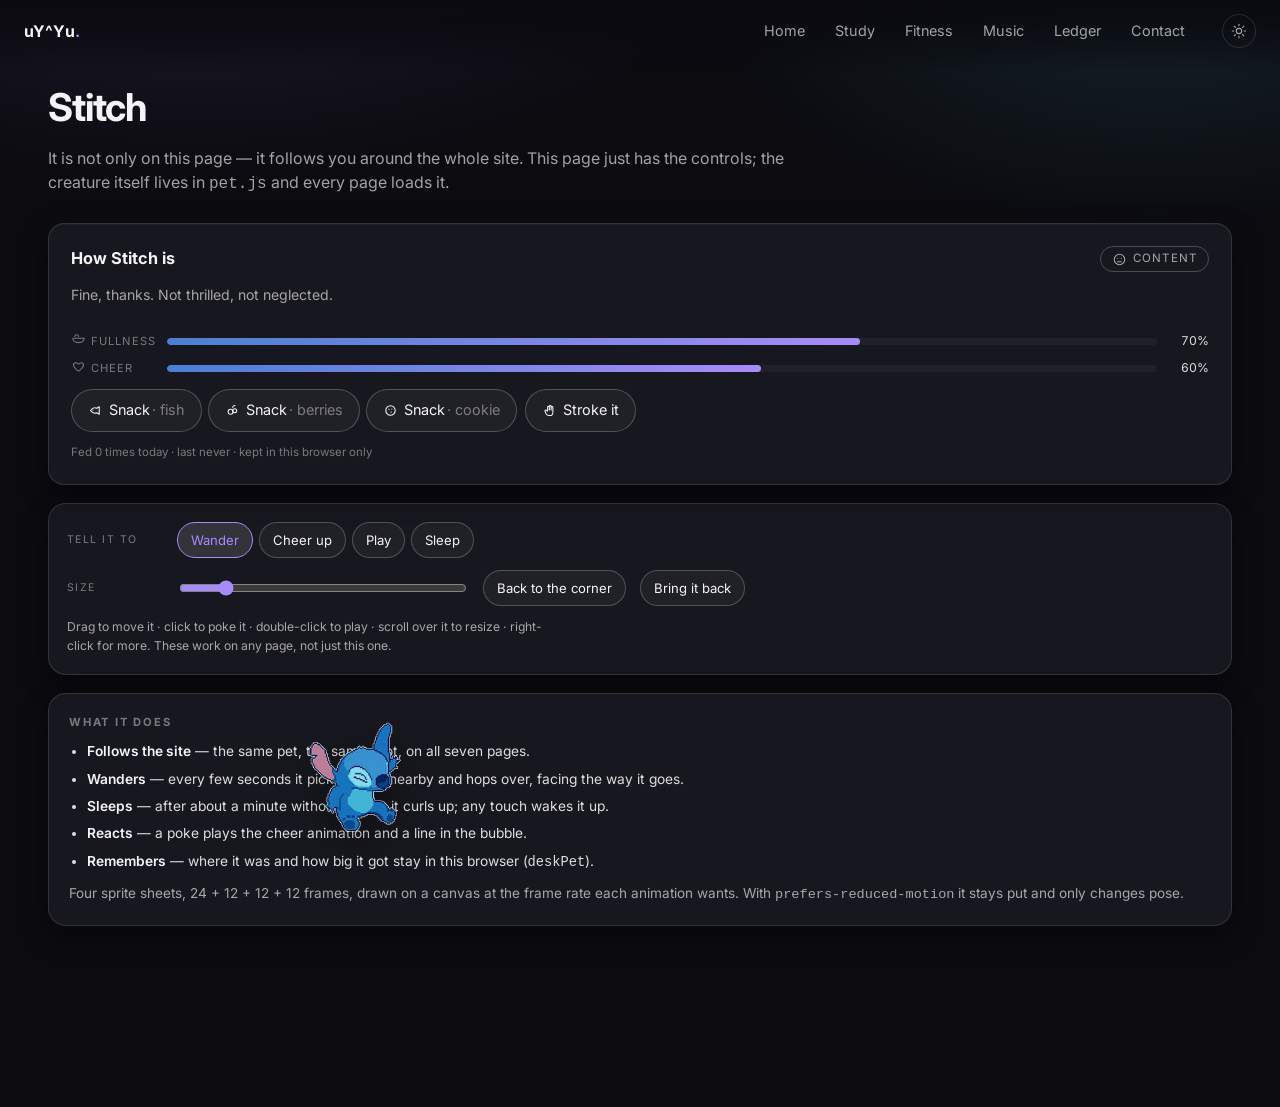
<file: pet.html>
<!DOCTYPE html>
<html lang="en">
<head>
<meta charset="utf-8">
<meta name="viewport" content="width=device-width, initial-scale=1">
<title>Stitch — uY^Yu.</title>
<meta name="description" content="Stitch, the small blue creature that lives on every page: it wanders, naps, eats, and reacts when you poke it.">
<link rel="icon" href="Images/favicon-32.png?v=132" sizes="32x32" type="image/png">
<link rel="apple-touch-icon" href="Images/icon-180.png?v=132">
<meta name="theme-color" content="#0b0b10">
<link rel="preconnect" href="https://fonts.googleapis.com">
<link rel="preconnect" href="https://fonts.gstatic.com" crossorigin>
<link href="https://fonts.googleapis.com/css2?family=Inter:wght@400;500;600;700&display=swap" rel="stylesheet">
<link rel="stylesheet" href="style.css?v=165">
<script src="theme.js?v=132"></script>
</head>
<body>

<nav class="nav">
  <a class="nav__brand" href="index.html" aria-label="uY^Yu — home">uY^Yu<span>.</span></a>
  <div class="nav__links">
    <a href="index.html">Home</a>
    <a href="study.html">Study</a>
    <a href="fitness.html">Fitness</a>
    <a href="music.html">Music</a>
    <a href="ledger.html">Ledger</a>
    <a href="contact.html">Contact</a>
  </div>
</nav>

<main class="shell tool petpage">
  <header class="tool__head">
    <h1>Stitch</h1>
    <p>It is not only on this page — it follows you around the whole site. This page just has the
       controls; the creature itself lives in <span class="mono">pet.js</span> and every page loads it.</p>
  </header>

  <section class="petlife" aria-label="How Stitch is">
    <article class="panel petlife__card">
      <div class="petlife__head">
        <h2>How Stitch is</h2>
        <span class="petlife__mood" id="petMood"><i class="petlife__moodIcon" id="petMoodIcon" aria-hidden="true"></i><span id="petMoodText">content</span></span>
      </div>

      <p class="hint" id="petLine">Feed it, stroke it, or leave it alone for a while.</p>

      <div class="petlife__meters">
        <div class="petlife__meter">
          <span class="petlife__label"><i class="petlife__icon" id="petFoodIcon" aria-hidden="true"></i>Fullness</span>
          <span class="petlife__track"><i id="petFoodBar" style="width:0%"></i></span>
          <span class="petlife__value" id="petFoodVal">—</span>
        </div>
        <div class="petlife__meter">
          <span class="petlife__label"><i class="petlife__icon" id="petJoyIcon" aria-hidden="true"></i>Cheer</span>
          <span class="petlife__track"><i id="petJoyBar" style="width:0%"></i></span>
          <span class="petlife__value" id="petJoyVal">—</span>
        </div>
      </div>

      <div class="petlife__actions">
        <div class="petlife__feed">
          <button class="btn petlife__btn" type="button" data-feed="fish"><i class="petlife__icon" data-icon="fish" aria-hidden="true"></i>Snack <span>· fish</span></button>
          <button class="btn petlife__btn" type="button" data-feed="berry"><i class="petlife__icon" data-icon="berry" aria-hidden="true"></i>Snack <span>· berries</span></button>
          <button class="btn petlife__btn" type="button" data-feed="cookie"><i class="petlife__icon" data-icon="cookie" aria-hidden="true"></i>Snack <span>· cookie</span></button>
        </div>
        <button class="btn petlife__btn" id="petStroke" type="button"><i class="petlife__icon" data-icon="hand" aria-hidden="true"></i>Stroke it</button>
      </div>

      <p class="petlife__meta" id="petMeta">—</p>
    </article>
  </section>
  <section class="petctrl" aria-label="Pet controls">
    <div class="petctrl__row">
      <span class="petctrl__label">Tell it to</span>
      <div class="row" style="gap:6px; flex-wrap:wrap">
        <button class="btn petctrl__btn" type="button" data-state="idle">Wander</button>
        <button class="btn petctrl__btn" type="button" data-state="happy">Cheer up</button>
        <button class="btn petctrl__btn" type="button" data-state="play">Play</button>
        <button class="btn petctrl__btn" type="button" data-state="sleep">Sleep</button>
      </div>
    </div>

    <div class="petctrl__row">
      <label class="petctrl__label" for="petSize">Size</label>
      <input class="petctrl__range" id="petSize" type="range" min="90" max="300" step="10" value="150">
      <button class="btn petctrl__btn" id="petHome" type="button">Back to the corner</button>
      <button class="btn petctrl__btn" id="petShow" type="button">Bring it back</button>
    </div>

    <p class="petctrl__hint">
      Drag to move it · click to poke it · double-click to play · scroll over it to resize ·
      right-click for more. These work on any page, not just this one.
    </p>
  </section>

  <section class="petnotes">
    <h2>What it does</h2>
    <ul>
      <li><b>Follows the site</b> — the same pet, the same spot, on all seven pages.</li>
      <li><b>Wanders</b> — every few seconds it picks a spot nearby and hops over, facing the way it goes.</li>
      <li><b>Sleeps</b> — after about a minute without a poke it curls up; any touch wakes it up.</li>
      <li><b>Reacts</b> — a poke plays the cheer animation and a line in the bubble.</li>
      <li><b>Remembers</b> — where it was and how big it got stay in this browser
          (<span class="mono">deskPet</span>).</li>
    </ul>
    <p class="small muted">
      Four sprite sheets, 24 + 12 + 12 + 12 frames, drawn on a canvas at the frame rate each
      animation wants. With <span class="mono">prefers-reduced-motion</span> it stays put and
      only changes pose.
    </p>
  </section>
</main>

<script>window.__DESK_BUILD__ = 'v165';</script>
<script src="nav.js?v=144"></script>
<script src="pet.js?v=160"></script>
<script>
/* ---------- how Stitch is ----------
     Food and cheer are numbers in this browser, and they drift while the page is
     closed. Nothing is sent anywhere; the point is that the pet has a state you
     can change and read back. */
  (function () {
    var KEY = 'deskPetLife';
    var HOUR = 3600 * 1000;

    var el = {
      mood: document.getElementById('petMood'),
      line: document.getElementById('petLine'),
      foodBar: document.getElementById('petFoodBar'),
      foodVal: document.getElementById('petFoodVal'),
      joyBar: document.getElementById('petJoyBar'),
      joyVal: document.getElementById('petJoyVal'),
      meta: document.getElementById('petMeta')
    };
    if (!el.mood) return;

    function today() {
      var d = new Date();
      return d.getFullYear() + '-' + String(d.getMonth() + 1).padStart(2, '0') + '-' + String(d.getDate()).padStart(2, '0');
    }

    function load() {
      var raw = null;
      try { raw = JSON.parse(localStorage.getItem(KEY)); } catch (e) { raw = null; }
      var now = Date.now();
      var st = raw && typeof raw === 'object' ? raw : { food: 30, joy: 60, fed: 0, day: today(), at: now };
      if (st.day !== today()) { st.day = today(); st.fed = 0; }

      /* the pet gets hungry and a little bored while nobody is looking */
      var hours = Math.max(0, Math.min(48, (now - (st.at || now)) / HOUR));
      st.food = Math.min(100, st.food + hours * 5);
      st.joy = Math.max(0, st.joy - hours * 1.5);
      st.at = now;
      return st;
    }

    function save(st) {
      st.at = Date.now();
      try { localStorage.setItem(KEY, JSON.stringify(st)); } catch (e) {}
    }

    var state = load();

    function moodOf() {
      var petState = window.DeskPet && window.DeskPet.state ? window.DeskPet.state() : 'idle';
      if (petState === 'sleep') return 'sleepy';
      if (state.food > 75) return 'hungry';
      if (state.joy > 75) return 'happy';
      if (state.joy < 25) return 'low';
      return 'content';
    }

/* ---------- little drawn icons ----------
       Four strokes and a circle each, in the page's ink. No emoji, no image files. */
    var ICON = {
      bowl: '<path d="M3 10h18c0 4-3.4 7-9 7s-9-3-9-7z"/><path d="M6 7c0-1.6 1.3-2.5 3-2.5s3 .9 3 2.5"/>',
      heart: '<path d="M12 19.5C7.5 16 4 13 4 9.8 4 7.6 5.7 6 7.8 6c1.5 0 2.9.8 4.2 2.3C13.3 6.8 14.7 6 16.2 6 18.3 6 20 7.6 20 9.8c0 3.2-3.5 6.2-8 9.7z"/>',
      fish: '<path d="M4 12c3-4 7-5 10-3.5L18 6v12l-4-2.5C11 17 7 16 4 12z"/><circle cx="8" cy="11.2" r=".9" fill="currentColor" stroke="none"/>',
      berry: '<circle cx="9" cy="14" r="4"/><circle cx="15.5" cy="12.5" r="3.2"/><path d="M12 7c.8-2 2.4-3 4-3"/>',
      cookie: '<circle cx="12" cy="12" r="7.5"/><circle cx="9.5" cy="10" r="1" fill="currentColor" stroke="none"/><circle cx="14" cy="9.5" r=".9" fill="currentColor" stroke="none"/><circle cx="13" cy="14.5" r="1.1" fill="currentColor" stroke="none"/>',
      hand: '<path d="M9 12V6.5a1.4 1.4 0 0 1 2.8 0V11m0-.5V5.4a1.4 1.4 0 0 1 2.8 0V11m0-.5V7.2a1.4 1.4 0 0 1 2.8 0V15a5 5 0 0 1-5 5h-1.4a5 5 0 0 1-4.2-2.3L5 13.6a1.5 1.5 0 0 1 2.4-1.8L9 13"/>',
      zzz: '<path d="M5 8h5l-5 6h5"/><path d="M14 4h4l-4 5h4"/>'
    };

    function icon(name, size) {
      var body = ICON[name];
      if (!body) return '';
      return '<svg viewBox="0 0 24 24" width="' + (size || 15) + '" height="' + (size || 15) + '" fill="none" ' +
        'stroke="currentColor" stroke-width="1.7" stroke-linecap="round" stroke-linejoin="round">' + body + '</svg>';
    }

    /* a face for the mood chip, using the same five mouths as the mood picker */
    var FACE_MOUTH = [
      'M9 16 Q12 12.6 15 16',
      'M9 15.6 Q12 14.6 15 15.6',
      'M9 15.6 H15',
      'M9 14.6 Q12 17.4 15 14.6',
      'M8.6 14 Q12 18 15.4 14'
    ];

    function faceIcon(kind) {
      var mouth = kind === 'happy' ? FACE_MOUTH[4]
        : kind === 'hungry' ? FACE_MOUTH[1]
          : kind === 'low' ? FACE_MOUTH[0]
            : FACE_MOUTH[2];
      return '<svg viewBox="0 0 24 24" width="15" height="15" fill="none" stroke="currentColor" ' +
        'stroke-width="1.7" stroke-linecap="round" stroke-linejoin="round">' +
        '<circle cx="12" cy="12" r="8.4"/>' +
        '<circle cx="9.2" cy="10" r=".95" fill="currentColor" stroke="none"/>' +
        '<circle cx="14.8" cy="10" r=".95" fill="currentColor" stroke="none"/>' +
        '<path d="' + mouth + '"/></svg>';
    }

    var MOOD_LINE = {
      hungry: 'It keeps looking at the food you are not giving it.',
      happy: 'Full and pleased with itself.',
      low: 'Quiet. A stroke would help.',
      sleepy: 'Curled up. It will wake when you touch it.',
      content: 'Fine, thanks. Not thrilled, not neglected.'
    };

    var SNACK = {
      fish: { food: 22, joy: 6, line: 'Swallowed in one go. It would like another.' },
      berry: { food: 12, joy: 12, line: 'It eats the berries one at a time, very seriously.' },
      cookie: { food: 16, joy: 16, line: 'Crumbs everywhere. Worth it.' }
    };

    function ago(ms) {
      if (!ms) return 'never';
      var mins = Math.round((Date.now() - ms) / 60000);
      if (mins < 1) return 'just now';
      if (mins < 60) return mins + ' min ago';
      var hours = Math.round(mins / 60);
      return hours + ' h ago';
    }

    function paint(extra) {
      var mood = moodOf();
      el.mood.dataset.mood = mood;
      var moodIcon = document.getElementById('petMoodIcon');
      var moodText = document.getElementById('petMoodText');
      if (moodIcon) moodIcon.innerHTML = mood === 'sleepy' ? icon('zzz') : faceIcon(mood);
      if (moodText) moodText.textContent = mood;
      el.line.textContent = extra || MOOD_LINE[mood];

      var food = Math.round(100 - state.food);   /* fullness, not hunger */
      el.foodBar.style.width = Math.max(0, Math.min(100, food)) + '%';
      el.foodVal.textContent = Math.round(food) + '%';
      el.joyBar.style.width = Math.round(state.joy) + '%';
      el.joyVal.textContent = Math.round(state.joy) + '%';
      el.meta.textContent = 'Fed ' + state.fed + (state.fed === 1 ? ' time' : ' times') + ' today · last ' +
        ago(state.lastFed) + ' · kept in this browser only';
    }

    function feed(kind) {
      var snack = SNACK[kind] || SNACK.fish;
      state.food = Math.max(0, state.food - snack.food);
      state.joy = Math.min(100, state.joy + snack.joy);
      state.fed += 1;
      state.lastFed = Date.now();
      save(state);
      if (window.DeskPet && window.DeskPet.setState) window.DeskPet.setState('happy');
      paint(snack.line);
    }

    function stroke() {
      state.joy = Math.min(100, state.joy + 7);
      save(state);
      if (window.DeskPet && window.DeskPet.setState) window.DeskPet.setState('play');
      paint('It leans into your hand and holds still for a second.');
    }

    Array.prototype.forEach.call(document.querySelectorAll('[data-feed]'), function (button) {
      button.addEventListener('click', function () { feed(button.dataset.feed); });
    });
    var strokeBtn = document.getElementById('petStroke');
    if (strokeBtn) strokeBtn.addEventListener('click', stroke);

    document.getElementById('petFoodIcon').innerHTML = icon('bowl');
    document.getElementById('petJoyIcon').innerHTML = icon('heart');
    Array.prototype.forEach.call(document.querySelectorAll('[data-icon]'), function (slot) {
      slot.innerHTML = icon(slot.dataset.icon);
    });

    paint();
    save(state);
    setInterval(function () { state = load(); paint(); save(state); }, 60000);
  })();

  /* this page only wires its controls to the shared pet */
  window.addEventListener('load', function () {
    var pet = window.DeskPet;
    if (!pet) return;

    var sizeInput = document.getElementById('petSize');
    var homeBtn = document.getElementById('petHome');
    var buttons = Array.prototype.slice.call(document.querySelectorAll('.petctrl__btn[data-state]'));

    function reflect(name) {
      buttons.forEach(function (button) {
        button.classList.toggle('is-on', button.dataset.state === name);
      });
    }

    reflect(pet.state());
    if (pet.onChange) pet.onChange(reflect);

    buttons.forEach(function (button) {
      button.addEventListener('click', function () { pet.setState(button.dataset.state); });
    });

    if (sizeInput) {
      sizeInput.value = String(pet.size());
      sizeInput.addEventListener('input', function () { pet.resize(Number(sizeInput.value)); });
    }
    if (homeBtn) homeBtn.addEventListener('click', function () { pet.goHome(); });

    var showBtn = document.getElementById('petShow');
    if (showBtn) showBtn.addEventListener('click', function () { pet.show(); });
  });
</script>
</body>
</html>
</file>
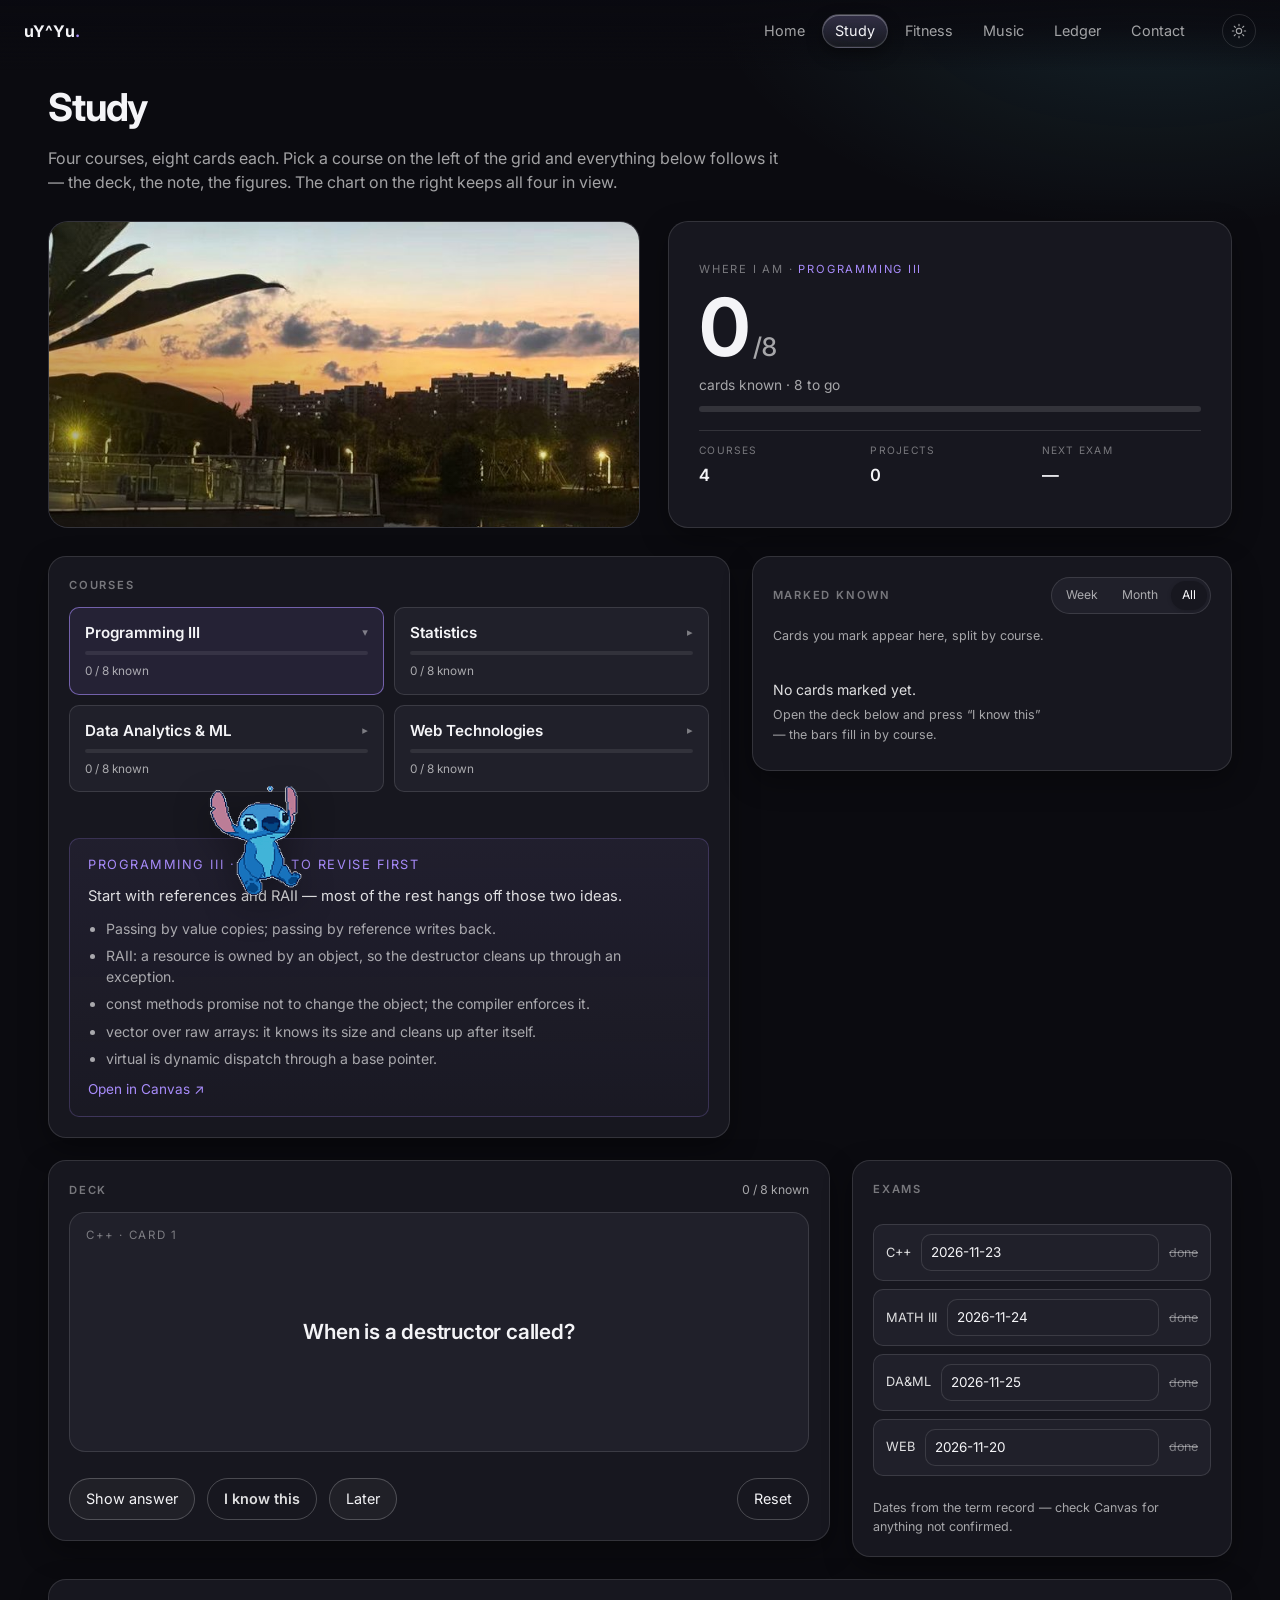
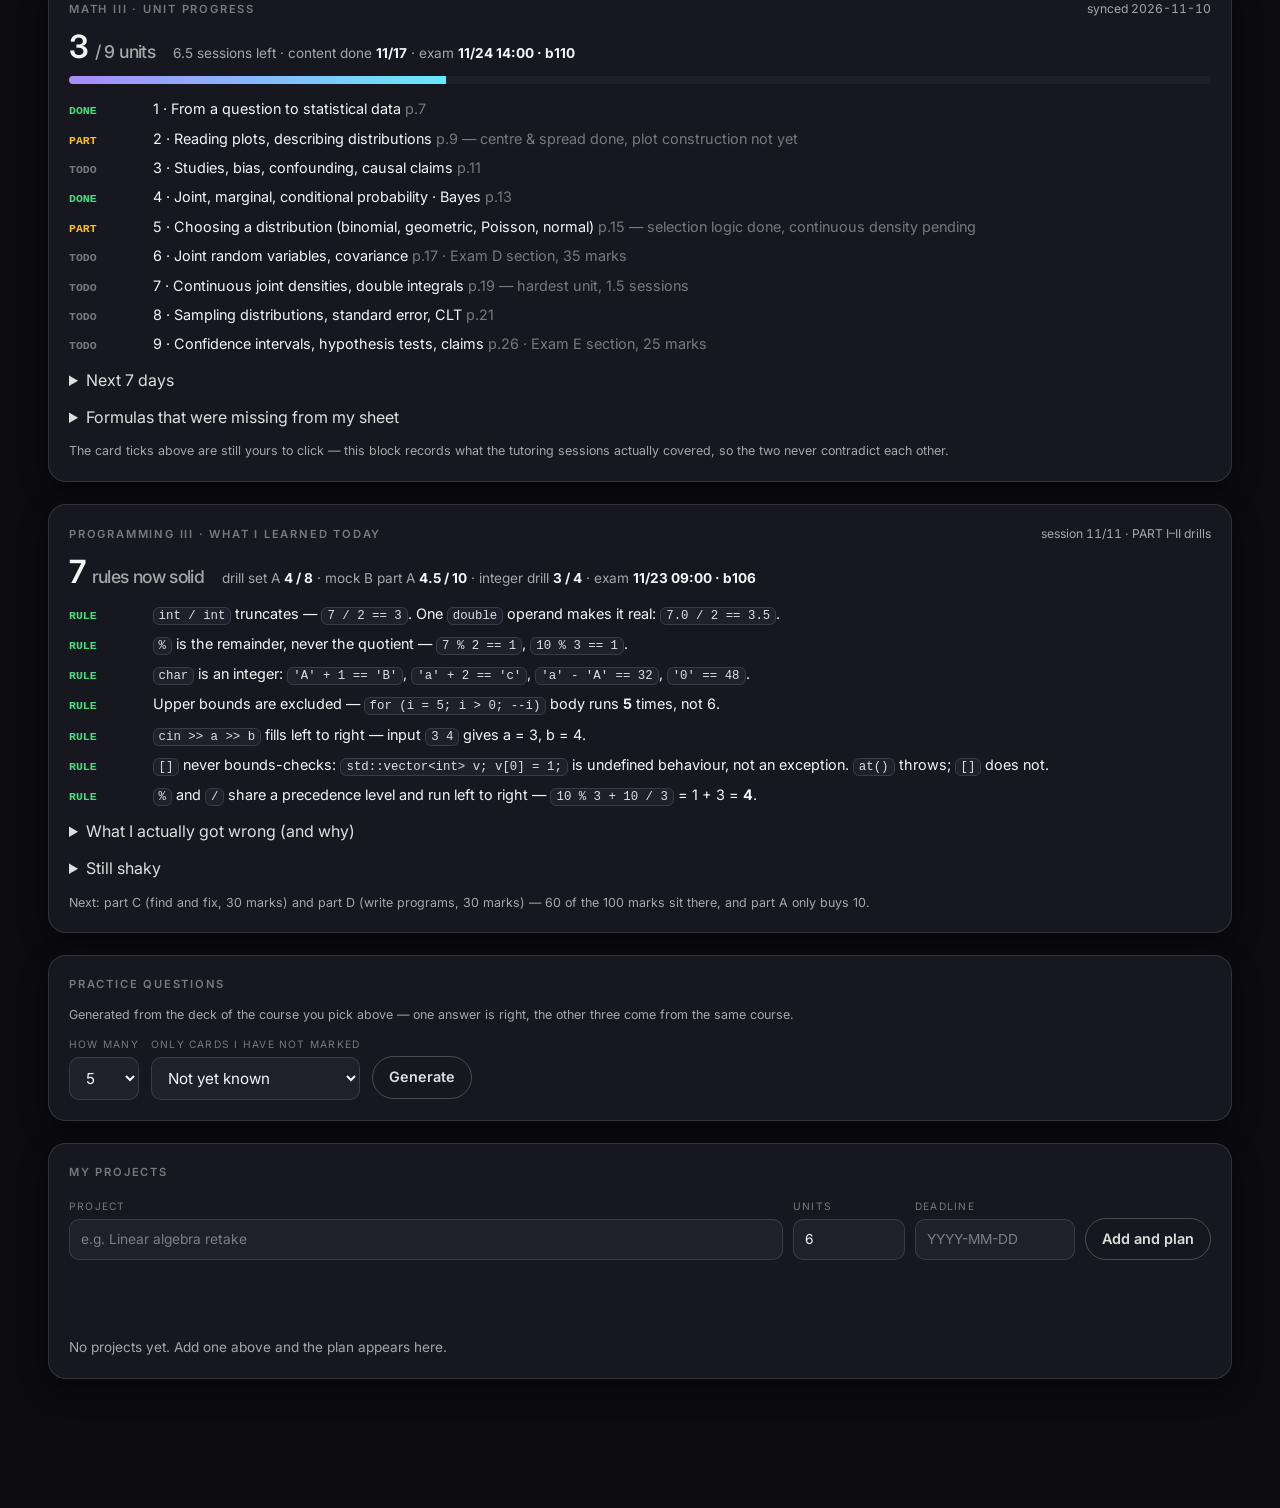
<file: study.html>
<!DOCTYPE html>
<html lang="en">
<head>
<meta charset="utf-8">
<meta name="viewport" content="width=device-width, initial-scale=1">
<title>Study — uY^Yu.</title>
<meta name="description" content="Revision cards for four courses, with per-course progress, a chart, exam dates and a plan.">
<link rel="icon" href="Images/favicon-32.png?v=132" sizes="32x32" type="image/png">
<link rel="apple-touch-icon" href="Images/icon-180.png?v=132">
<meta name="theme-color" content="#0b0b10">
<link rel="preconnect" href="https://fonts.googleapis.com">
<link rel="preconnect" href="https://fonts.gstatic.com" crossorigin>
<link href="https://fonts.googleapis.com/css2?family=Inter:wght@400;500;600;700&display=swap" rel="stylesheet">
<link rel="stylesheet" href="style.css?v=165">
<script src="theme.js?v=132"></script>
</head>
<body>

<nav class="nav">
  <a class="nav__brand" href="index.html" aria-label="uY^Yu — home">uY^Yu<span>.</span></a>
  <div class="nav__links">
    <a href="index.html">Home</a>
    <a href="study.html" aria-current="page">Study</a>
    <a href="fitness.html">Fitness</a>
    <a href="music.html">Music</a>
    <a href="ledger.html">Ledger</a>
    <a href="contact.html">Contact</a>
  </div>
</nav>

<main class="shell tool">
  <header class="tool__head">
    <h1>Study</h1>
    <p>Four courses, eight cards each. Pick a course on the left of the grid and everything below
       follows it — the deck, the note, the figures. The chart on the right keeps all four in view.</p>
  </header>

  <!-- hero: the picture and the one figure that matters -->
  <section class="study-hero">
    <figure class="study-hero__photo">
      <img src="Images/study-hero.jpg" alt="The campus lake under a wide sky" width="720" height="900" loading="lazy" decoding="async">
    </figure>

    <div class="study-hero__panel">
      <p class="study-hero__eyebrow">Where I am · <span id="heroCourse">Programming III</span></p>
      <p class="study-hero__figure"><span id="heroKnown">0</span><small>/ 8</small></p>
      <p class="study-hero__note" id="heroNote">cards known · 8 to go</p>
      <div class="study-hero__track"><i id="heroBar" style="width:0%"></i></div>

      <dl class="study-hero__facts">
        <div><dt>Courses</dt><dd>4</dd></div>
        <div><dt>Projects</dt><dd id="heroProjects">0</dd></div>
        <div><dt>Next exam</dt><dd id="heroExam">—</dd></div>
      </dl>
    </div>
  </section>

  <!-- the grid: three widths, never one repeated card -->
  <section class="study-grid">
    <article class="scard scard--courses">
      <h2>Courses</h2>
      <div class="subjects" id="subjects"></div>
      <div class="subject-note" id="subjectNote" hidden></div>
    </article>

    <article class="scard scard--chart">
      <div class="scard__head">
        <h2>Marked known</h2>
        <div class="period" id="period" role="group" aria-label="Period">
          <button type="button" data-period="week">Week</button>
          <button type="button" data-period="month">Month</button>
          <button type="button" data-period="all" aria-pressed="true">All</button>
        </div>
      </div>
      <p class="scard__hint" id="chartNote">Every card you have marked, by course.</p>
      <div class="chart" id="chart"></div>
    </article>

    <article class="scard scard--deck">
      <div class="scard__head">
        <h2>Deck</h2>
        <span class="scard__meta" id="counter">—</span>
      </div>
      <div class="flash" id="card" tabindex="0" role="button" aria-label="Show the answer">
        <span class="flash__tag" id="tag">—</span>
        <div>
          <p class="flash__q" id="question">Loading…</p>
          <p class="flash__a" id="answer" hidden></p>
        </div>
      </div>
      <div class="row" style="margin-top:14px">
        <button class="btn" id="flip" type="button">Show answer</button>
        <button class="btn btn--primary" id="known" type="button">I know this</button>
        <button class="btn" id="again" type="button">Later</button>
        <span class="spacer"></span>
        <button class="btn btn--ghost" id="reset" type="button">Reset</button>
      </div>
    </article>

    <article class="scard scard--exams">
      <h2>Exams</h2>
      <div class="exams" id="exams"></div>
      <p class="scard__hint" style="margin-top:10px">
        Dates from the term record — check Canvas for anything not confirmed.
      </p>
    </article>

    <!-- Math III unit progress — synced from the tutoring sessions 2026-11-10 -->
    <article class="scard unitcard" data-course="stats" style="grid-column: span 12" aria-labelledby="mathH">
      <div class="scard__head">
        <h2 id="mathH">Math III · unit progress</h2>
        <span class="scard__meta">synced 2026-11-10</span>
      </div>

      <div style="display:flex; flex-wrap:wrap; gap:8px 18px; align-items:baseline">
        <p style="margin:0; font:600 clamp(1.5rem,3vw,2rem)/1 var(--sans); letter-spacing:-.02em">
          3 <small style="color:var(--muted); font-size:.55em; font-weight:500">/ 9 units</small>
        </p>
        <p class="small" style="margin:0; color:var(--muted)">
          6.5 sessions left · content done <strong style="color:var(--ink)">11/17</strong> ·
          exam <strong style="color:var(--ink)">11/24 14:00 · b110</strong>
        </p>
      </div>
      <div style="height:8px; border-radius:99px; background:var(--panel-2); overflow:hidden" role="img" aria-label="33 percent of units covered">
        <i style="display:block; height:100%; width:33%; background:linear-gradient(90deg, var(--accent), var(--accent-2))"></i>
      </div>

      <ol id="mathUnits" style="list-style:none; margin:2px 0 0; padding:0; display:grid; gap:7px; font-size:.9rem">
        <li style="display:flex; gap:10px; align-items:baseline">
          <span style="flex:none; width:4.6rem; font:600 .72rem/1.6 var(--mono); color:var(--good)">DONE</span>
          <span>1 · From a question to statistical data <span style="color:var(--muted-2)">p.7</span></span></li>
        <li style="display:flex; gap:10px; align-items:baseline">
          <span style="flex:none; width:4.6rem; font:600 .72rem/1.6 var(--mono); color:var(--warn)">PART</span>
          <span>2 · Reading plots, describing distributions <span style="color:var(--muted-2)">p.9 — centre &amp; spread done, plot construction not yet</span></span></li>
        <li style="display:flex; gap:10px; align-items:baseline">
          <span style="flex:none; width:4.6rem; font:600 .72rem/1.6 var(--mono); color:var(--muted-2)">TODO</span>
          <span>3 · Studies, bias, confounding, causal claims <span style="color:var(--muted-2)">p.11</span></span></li>
        <li style="display:flex; gap:10px; align-items:baseline">
          <span style="flex:none; width:4.6rem; font:600 .72rem/1.6 var(--mono); color:var(--good)">DONE</span>
          <span>4 · Joint, marginal, conditional probability · Bayes <span style="color:var(--muted-2)">p.13</span></span></li>
        <li style="display:flex; gap:10px; align-items:baseline">
          <span style="flex:none; width:4.6rem; font:600 .72rem/1.6 var(--mono); color:var(--warn)">PART</span>
          <span>5 · Choosing a distribution (binomial, geometric, Poisson, normal) <span style="color:var(--muted-2)">p.15 — selection logic done, continuous density pending</span></span></li>
        <li style="display:flex; gap:10px; align-items:baseline">
          <span style="flex:none; width:4.6rem; font:600 .72rem/1.6 var(--mono); color:var(--muted-2)">TODO</span>
          <span>6 · Joint random variables, covariance <span style="color:var(--muted-2)">p.17 · Exam D section, 35 marks</span></span></li>
        <li style="display:flex; gap:10px; align-items:baseline">
          <span style="flex:none; width:4.6rem; font:600 .72rem/1.6 var(--mono); color:var(--muted-2)">TODO</span>
          <span>7 · Continuous joint densities, double integrals <span style="color:var(--muted-2)">p.19 — hardest unit, 1.5 sessions</span></span></li>
        <li style="display:flex; gap:10px; align-items:baseline">
          <span style="flex:none; width:4.6rem; font:600 .72rem/1.6 var(--mono); color:var(--muted-2)">TODO</span>
          <span>8 · Sampling distributions, standard error, CLT <span style="color:var(--muted-2)">p.21</span></span></li>
        <li style="display:flex; gap:10px; align-items:baseline">
          <span style="flex:none; width:4.6rem; font:600 .72rem/1.6 var(--mono); color:var(--muted-2)">TODO</span>
          <span>9 · Confidence intervals, hypothesis tests, claims <span style="color:var(--muted-2)">p.26 · Exam E section, 25 marks</span></span></li>
      </ol>

      <details>
        <summary style="cursor:pointer; color:var(--ink-2)">Next 7 days</summary>
        <ul class="small" style="margin:8px 0 0; padding-left:18px; color:var(--muted); display:grid; gap:4px">
          <li>11/11 — unit 2 plots + unit 3 (bias &amp; confounding)</li>
          <li>11/12 — unit 6 joint variables, covariance</li>
          <li>11/13 — unit 7 continuous joint densities</li>
          <li>11/14 — unit 8 sampling distribution, SE, CLT</li>
          <li>11/15–11/17 — unit 9: CI, then hypothesis tests, then the error book</li>
          <li>11/18–11/22 — no new content: Part E problem sets, full 120-minute mock on 11/22</li>
        </ul>
      </details>

      <details>
        <summary style="cursor:pointer; color:var(--ink-2)">Formulas that were missing from my sheet</summary>
        <pre style="margin:8px 0 0; padding:12px; border:1px solid var(--line); border-radius:10px; background:var(--panel-2); overflow-x:auto; font:500 .82rem/1.7 var(--mono); color:var(--ink-2)">P(Aᶜ) = 1 − P(A)
P(A|B) = P(A∩B) / P(B)
independent:  P(A∩B) = P(A)·P(B)      mutually exclusive:  P(A∩B) = 0
E(X) = Σ x·p(x)                       V(X) = E(X²) − [E(X)]²
s = √( Σ(x−x̄)² / (n−1) )              population version uses σ
z = (x − µ)/σ                         P(X &gt; x) = 1 − Φ(z)
continuous:  P(X = c) = 0             probability = area, not height</pre>
      </details>

      <p class="scard__hint" style="margin:0">
        The card ticks above are still yours to click — this block records what the tutoring sessions
        actually covered, so the two never contradict each other.
      </p>
    </article>


    <!-- the other courses: their unit breakdown is not recorded yet -->
    <article class="scard unitcard" data-course="cpp" style="grid-column: span 12" hidden>
      <div class="scard__head">
        <h2>Programming III · unit progress</h2>
        <span class="scard__meta">5 parts · 187 pages · PART I–II drilled 11/11</span>
      </div>

      <div style="display:flex; flex-wrap:wrap; gap:8px 18px; align-items:baseline; margin-bottom:10px">
        <p style="margin:0; font:600 clamp(1.5rem,3vw,2rem)/1 var(--sans); letter-spacing:-.02em">
          2 <small style="color:var(--muted); font-size:.55em; font-weight:500">/ 5 parts</small>
        </p>
        <p class="small" style="margin:0; color:var(--muted)">
          exam <strong style="color:var(--ink)">11/23</strong> · the parts are the lecture PDFs, not chapters
          you can tick
        </p>
      </div>

      <ol style="list-style:none; margin:2px 0 10px; padding:0; display:grid; gap:7px; font-size:.9rem">
        <li style="display:flex; gap:10px; align-items:baseline">
          <span style="flex:none; width:4.6rem; font:600 .72rem/1.6 var(--mono); color:var(--muted-2)">PART I</span>
          <span>C++_PART-I_HOV.pdf <span style="color:var(--muted-2)">— the foundations: types, expressions, control flow</span></span></li>
        <li style="display:flex; gap:10px; align-items:baseline">
          <span style="flex:none; width:4.6rem; font:600 .72rem/1.6 var(--mono); color:var(--muted-2)">PART II</span>
          <span>C++_PART-II_HOV.pdf <span style="color:var(--muted-2)">— functions, scope, references</span></span></li>
        <li style="display:flex; gap:10px; align-items:baseline">
          <span style="flex:none; width:4.6rem; font:600 .72rem/1.6 var(--mono); color:var(--muted-2)">PART III</span>
          <span>C++_PART-III-HOV.pdf <span style="color:var(--muted-2)">— classes, constructors, RAII</span></span></li>
        <li style="display:flex; gap:10px; align-items:baseline">
          <span style="flex:none; width:4.6rem; font:600 .72rem/1.6 var(--mono); color:var(--muted-2)">PART IV</span>
          <span>C++_PART-IV_HOV.pdf <span style="color:var(--muted-2)">— inheritance, virtual dispatch</span></span></li>
        <li style="display:flex; gap:10px; align-items:baseline">
          <span style="flex:none; width:4.6rem; font:600 .72rem/1.6 var(--mono); color:var(--muted-2)">PART V</span>
          <span>C++_PART-V_HOV.pdf <span style="color:var(--muted-2)">— the standard library and the last of the material</span></span></li>
      </ol>

      <p class="scard__hint" style="margin:0">
        Read from Canvas, 11/10: five modules, one PDF each, 187 pages in total. The tick list above is
        still the record of what you actually know.
        <a href="https://learn.hibiuh.edu.cn/courses/146/modules" target="_blank" rel="noopener">Open the modules</a>
      </p>
    </article>

    <!-- Programming III — what the 11/11 evening session actually settled -->
    <article class="scard unitcard" data-course="cpp" style="grid-column: span 12" aria-labelledby="cppLogH">
      <div class="scard__head">
        <h2 id="cppLogH">Programming III · what I learned today</h2>
        <span class="scard__meta">session 11/11 · PART I–II drills</span>
      </div>

      <div style="display:flex; flex-wrap:wrap; gap:8px 18px; align-items:baseline">
        <p style="margin:0; font:600 clamp(1.5rem,3vw,2rem)/1 var(--sans); letter-spacing:-.02em">
          7 <small style="color:var(--muted); font-size:.55em; font-weight:500">rules now solid</small>
        </p>
        <p class="small" style="margin:0; color:var(--muted)">
          drill set A <strong style="color:var(--ink)">4 / 8</strong> ·
          mock B part A <strong style="color:var(--ink)">4.5 / 10</strong> ·
          integer drill <strong style="color:var(--ink)">3 / 4</strong> ·
          exam <strong style="color:var(--ink)">11/23 09:00 · b106</strong>
        </p>
      </div>

      <ol style="list-style:none; margin:2px 0 0; padding:0; display:grid; gap:7px; font-size:.9rem">
        <li style="display:flex; gap:10px; align-items:baseline">
          <span style="flex:none; width:4.6rem; font:600 .72rem/1.6 var(--mono); color:var(--good)">RULE</span>
          <span><code>int / int</code> truncates — <code>7 / 2 == 3</code>. One <code>double</code> operand makes it real: <code>7.0 / 2 == 3.5</code>.</span></li>
        <li style="display:flex; gap:10px; align-items:baseline">
          <span style="flex:none; width:4.6rem; font:600 .72rem/1.6 var(--mono); color:var(--good)">RULE</span>
          <span><code>%</code> is the remainder, never the quotient — <code>7 % 2 == 1</code>, <code>10 % 3 == 1</code>.</span></li>
        <li style="display:flex; gap:10px; align-items:baseline">
          <span style="flex:none; width:4.6rem; font:600 .72rem/1.6 var(--mono); color:var(--good)">RULE</span>
          <span><code>char</code> is an integer: <code>'A' + 1 == 'B'</code>, <code>'a' + 2 == 'c'</code>, <code>'a' - 'A' == 32</code>, <code>'0' == 48</code>.</span></li>
        <li style="display:flex; gap:10px; align-items:baseline">
          <span style="flex:none; width:4.6rem; font:600 .72rem/1.6 var(--mono); color:var(--good)">RULE</span>
          <span>Upper bounds are excluded — <code>for (i = 5; i &gt; 0; --i)</code> body runs <strong>5</strong> times, not 6.</span></li>
        <li style="display:flex; gap:10px; align-items:baseline">
          <span style="flex:none; width:4.6rem; font:600 .72rem/1.6 var(--mono); color:var(--good)">RULE</span>
          <span><code>cin &gt;&gt; a &gt;&gt; b</code> fills left to right — input <code>3 4</code> gives a = 3, b = 4.</span></li>
        <li style="display:flex; gap:10px; align-items:baseline">
          <span style="flex:none; width:4.6rem; font:600 .72rem/1.6 var(--mono); color:var(--good)">RULE</span>
          <span><code>[]</code> never bounds-checks: <code>std::vector&lt;int&gt; v; v[0] = 1;</code> is undefined behaviour, not an exception. <code>at()</code> throws; <code>[]</code> does not.</span></li>
        <li style="display:flex; gap:10px; align-items:baseline">
          <span style="flex:none; width:4.6rem; font:600 .72rem/1.6 var(--mono); color:var(--good)">RULE</span>
          <span><code>%</code> and <code>/</code> share a precedence level and run left to right — <code>10 % 3 + 10 / 3</code> = 1 + 3 = <strong>4</strong>.</span></li>
      </ol>

      <details>
        <summary style="cursor:pointer; color:var(--ink-2)">What I actually got wrong (and why)</summary>
        <ul class="small" style="margin:8px 0 0; padding-left:18px; color:var(--muted); display:grid; gap:4px">
          <li><code>10 % 3 + 10 / 3</code> — I wrote 6.333, it is 4. I read <code>/</code> as real division and <code>%</code> as the quotient.</li>
          <li><code>char c = 'A' + 1</code> — I wrote 1, it is <code>'B'</code>.</li>
          <li><code>for (i = 5; i &gt; 0; --i)</code> — I wrote 6 runs, it is 5.</li>
          <li><code>cin &gt;&gt; a &gt;&gt; b</code> on <code>3 4</code> — I wrote a = 4, b = 3; the order is left to right.</li>
          <li><code>v[0] = 1</code> on an empty vector — I said it throws; it is undefined behaviour.</li>
          <li><code>cout &lt;&lt; 7.0 / 2</code> — I wrote 3, it is 3.5.</li>
        </ul>
      </details>

      <details>
        <summary style="cursor:pointer; color:var(--ink-2)">Still shaky</summary>
        <ul class="small" style="margin:8px 0 0; padding-left:18px; color:var(--muted); display:grid; gap:4px">
          <li>Floating literals: I still drop the decimals when the operands look like whole numbers.</li>
          <li><code>char c = 'a'; c += 2;</code> — prints a character, not a number. Not drilled yet.</li>
        </ul>
      </details>

      <p class="scard__hint" style="margin:0">
        Next: part C (find and fix, 30 marks) and part D (write programs, 30 marks) — 60 of the 100 marks
        sit there, and part A only buys 10.
      </p>
    </article>

    <article class="scard unitcard" data-course="data" style="grid-column: span 12" hidden>
      <div class="scard__head">
        <h2>Data Analytics &amp; ML · unit progress</h2>
        <span class="scard__meta">no unit list yet</span>
      </div>
      <p class="small" style="margin:0 0 10px; color:var(--muted)">
        No unit breakdown recorded for this course yet. The exam is on
        <strong style="color:var(--ink)">11/25</strong>.
      </p>
      <p class="scard__hint" style="margin:0">
        Send me the module list and this card becomes a real checklist, the same shape as the one for
        Mathematics III.
        <a href="https://learn.hibiuh.edu.cn/courses/143" target="_blank" rel="noopener">Open the course in Canvas</a>
      </p>
    </article>

    <article class="scard unitcard" data-course="web" style="grid-column: span 12" hidden>
      <div class="scard__head">
        <h2>Web Technologies · unit progress</h2>
        <span class="scard__meta">no unit list yet</span>
      </div>
      <p class="small" style="margin:0 0 10px; color:var(--muted)">
        No unit breakdown recorded yet. The exam is on
        <strong style="color:var(--ink)">11/20</strong> — eight days before this page was last touched.
      </p>
      <p class="scard__hint" style="margin:0">
        The revise panel above lists the five things that carry the paper.
        <a href="https://learn.hibiuh.edu.cn/courses/149" target="_blank" rel="noopener">Open the course in Canvas</a>
      </p>
    </article>

    <article class="scard scard--quiz">
      <h2>Practice questions</h2>
      <p class="scard__hint">Generated from the deck of the course you pick above — one answer is right,
         the other three come from the same course.</p>

      <div class="quiz__setup" id="quizSetup">
        <label class="field quiz__field">
          <span>How many</span>
          <select class="input" id="quizCount">
            <option value="5" selected>5</option>
            <option value="10">10</option>
            <option value="15">15</option>
            <option value="20">20</option>
          </select>
        </label>
        <label class="field quiz__field">
          <span>Only cards I have not marked</span>
          <select class="input" id="quizScope">
            <option value="unknown" selected>Not yet known</option>
            <option value="all">The whole deck</option>
          </select>
        </label>
        <button class="btn btn--primary" id="quizStart" type="button">Generate</button>
      </div>

      <div class="quiz" id="quiz" hidden>
        <div class="quiz__head">
          <span class="quiz__meta" id="quizMeta">—</span>
          <span class="quiz__score" id="quizScore">0 / 0</span>
        </div>
        <p class="quiz__q" id="quizQuestion">—</p>
        <div class="quiz__options" id="quizOptions"></div>
        <p class="quiz__feedback" id="quizFeedback" aria-live="polite"></p>
        <div class="row" style="margin-top:12px">
          <button class="btn" id="quizNext" type="button" disabled>Next</button>
          <span class="spacer"></span>
          <button class="btn btn--ghost" id="quizStop" type="button">Stop</button>
        </div>
      </div>

      <div class="quiz__summary" id="quizSummary" hidden></div>
    </article>
    <article class="scard scard--projects">
      <h2>My projects</h2>
      <form class="project-form" id="projectForm">
        <label class="field">
          <span>Project</span>
          <input class="input" id="projectName" type="text" maxlength="40" placeholder="e.g. Linear algebra retake" required>
        </label>
        <label class="field">
          <span>Units</span>
          <input class="input" id="projectUnits" type="number" min="2" max="30" step="1" value="6">
        </label>
        <label class="field">
          <span>Deadline</span>
          <input class="input" id="projectDate" type="text" inputmode="numeric" maxlength="10" placeholder="YYYY-MM-DD">
        </label>
        <button class="btn btn--primary" type="submit">Add and plan</button>
      </form>
      <p class="small" id="projectStatus" role="status" aria-live="polite" style="margin-top:8px; min-height:1.1em; color:var(--bad)"></p>
      <div class="projects" id="projects"></div>
    </article>
  </section>
</main>

<script src="nav.js?v=144"></script>
<script>
  const SUBJECTS = {
    cpp: {
      name: 'Programming III', code: 'C++',
      canvas: 'https://learn.hibiuh.edu.cn/courses/146',
      note: {
        first: 'Start with references and RAII — most of the rest hangs off those two ideas.',
        points: [
          'Passing by value copies; passing by reference writes back.',
          'RAII: a resource is owned by an object, so the destructor cleans up through an exception.',
          'const methods promise not to change the object; the compiler enforces it.',
          'vector over raw arrays: it knows its size and cleans up after itself.',
          'virtual is dynamic dispatch through a base pointer.'
        ]
      },
      cards: [
        { q: 'What is the difference between passing by value and by reference?', a: 'By value copies the object, so the caller cannot see changes. By reference (&) binds to the caller\'s object, so writes go back to it — and it avoids a copy.' },
        { q: 'Why mark a method const?', a: 'A const method promises not to modify the object, so it can be called on a const object and it documents intent. The compiler enforces it.' },
        { q: 'What does RAII mean?', a: 'Resource Acquisition Is Initialisation: a resource is owned by an object, so it is released by the destructor — even when an exception is thrown.' },
        { q: 'What is the difference between a pointer and a reference?', a: 'A reference always refers to something, cannot be reseated, and is never null. A pointer can be null, can be moved to another object, and needs an explicit *.' },
        { q: 'When is a destructor called?', a: 'When the object goes out of scope, when delete is called on it, or when a container destroys its elements — in reverse order of construction.' },
        { q: 'Why is std::vector preferred over a raw array?', a: 'It knows its size, grows safely, cleans up after itself, and works with the standard algorithms and iterators.' },
        { q: 'What does virtual do on a method?', a: 'It allows the derived override to be called through a base pointer or reference — dynamic dispatch instead of compile-time binding.' },
        { q: 'What is the difference between size_t and int?', a: 'size_t is an unsigned type meant for sizes and indices; using int can overflow or produce sign warnings compared with .size().' }
      ]
    },
    stats: {
      name: 'Statistics', code: 'MATH III',
      canvas: 'https://learn.hibiuh.edu.cn/courses/140',
      note: {
        first: 'The exam is mostly interpretation: a number without a sentence is worth half.',
        points: [
          'Mean is broken by outliers; median is not.',
          'Know the 68–95–99.7 rule well enough to estimate without a calculator.',
          'A p-value is not the probability that the null is true.',
          'A confidence interval is about repeated samples.',
          'Correlation is not causation — name the third variable.'
        ]
      },
      cards: [
        { q: 'Mean, median or mode — which one do outliers break?', a: 'The mean. The median only moves with rank, and the mode is unaffected by magnitude.' },
        { q: 'What does a standard deviation of 0 mean?', a: 'Every observation is identical to the mean — the sample has no spread.' },
        { q: 'State the 68–95–99.7 rule.', a: 'For a normal distribution, about 68% of values fall within 1 SD of the mean, 95% within 2, and 99.7% within 3.' },
        { q: 'What is a p-value actually saying?', a: 'The probability of data at least this extreme if the null hypothesis were true. It is not the probability that the null is true.' },
        { q: 'What does a 95% confidence interval mean?', a: 'If the experiment were repeated many times, about 95% of such intervals would contain the true parameter.' },
        { q: 'Correlation is high — does that prove causation?', a: 'No. It can be coincidence, reverse causation, or a third variable driving both.' },
        { q: 'What does the central limit theorem give you?', a: 'The sampling distribution of the mean tends to normal as the sample grows, whatever the underlying distribution.' },
        { q: 'Type I versus Type II error?', a: 'Type I: rejecting a true null. Type II: failing to reject a false null. Power = 1 − Type II.' }
      ]
    },
    data: {
      name: 'Data Analytics & ML', code: 'DA&ML',
      canvas: 'https://learn.hibiuh.edu.cn/courses/143',
      note: {
        first: 'Every question in this course is really "how do you know it generalises?"',
        points: [
          'Supervised has labels; unsupervised looks for structure.',
          'Train/test split measures behaviour on unseen data.',
          'Overfitting: training error falls while validation error rises.',
          'Precision and recall trade off — pick the one the user cares about.',
          'Scale features before distance-based methods.'
        ]
      },
      cards: [
        { q: 'Supervised versus unsupervised learning?', a: 'Supervised has labelled targets to predict; unsupervised looks for structure without labels.' },
        { q: 'Why split into training and test sets?', a: 'To measure how the model behaves on data it has not seen — otherwise the score measures memorisation.' },
        { q: 'What does overfitting look like?', a: 'Training error keeps falling while validation error rises.' },
        { q: 'What is in a confusion matrix?', a: 'True positives, true negatives, false positives and false negatives.' },
        { q: 'Precision versus recall?', a: 'Precision = of the ones you flagged, how many were right. Recall = of the ones that were right, how many you caught.' },
        { q: 'Why scale features before KNN or gradient descent?', a: 'Distance and step size depend on units; a feature measured in thousands would dominate one measured in tenths.' },
        { q: 'How does KNN classify a point?', a: 'It looks at the k nearest training points and takes the majority label.' },
        { q: 'What is a learning rate doing?', a: 'It sets how far each gradient step moves the weights — too small crawls, too large overshoots.' }
      ]
    },
    web: {
      name: 'Web Technologies', code: 'WEB',
      canvas: 'https://learn.hibiuh.edu.cn/courses/149',
      note: {
        first: 'This is the course where you have a live site — use it as your example in every answer.',
        points: [
          'Box model + box-sizing explains most "why is it 4px wider" questions.',
          'Flex items refuse to shrink below their content unless min-width: 0.',
          'Semantic elements describe role, not appearance.',
          'Specificity: inline > id > class > element.',
          'localStorage survives a closed tab, sessionStorage does not.'
        ]
      },
      cards: [
        { q: 'Describe the CSS box model in one sentence.', a: 'Every element is a box of content plus padding plus border plus margin, and box-sizing decides whether width includes the first three.' },
        { q: 'When does a flex item overflow its container?', a: 'When its min-width is auto and its content cannot shrink — set min-width: 0 to let it shrink properly.' },
        { q: 'Name three semantic elements and what they say.', a: 'header, main, nav, article, section, footer, aside — they describe the role of the content, not its look.' },
        { q: 'How does CSS specificity rank selectors?', a: 'Inline styles beat ids, ids beat classes, classes beat element selectors; !important overrides all of it.' },
        { q: 'What is event bubbling?', a: 'An event fires on the target and then on each ancestor up to the document.' },
        { q: 'localStorage versus sessionStorage?', a: 'Both are key–value stores; localStorage survives closing the tab, sessionStorage does not.' },
        { q: 'What is a media query for?', a: 'Applying different CSS depending on viewport or device features — width, orientation, pointer type, prefers-reduced-motion.' },
        { q: 'Why add aria-label or a <label>?', a: 'A visual hint does not exist for a screen reader; the accessible name has to be written in the markup.' }
      ]
    }
  };

  /* progress is now { state, at } so the chart can filter by period;
     older entries were plain strings and count as "known, date unknown". */
  const STORE = 'deskStudyProgress';
  const EXAM_STORE = 'deskExamDates';
  const PROJECT_STORE = 'deskProjects';
  const DEFAULT_EXAMS = { cpp: '2026-11-23', stats: '2026-11-24', data: '2026-11-25', web: '2026-11-20' };

  function load(key, fallback) {
    try {
      const value = JSON.parse(localStorage.getItem(key));
      return value == null ? fallback : value;
    } catch (e) { return fallback; }
  }
  function save(key, value) {
    try { localStorage.setItem(key, JSON.stringify(value)); } catch (e) {}
  }

  const rawProgress = load(STORE, {});
  const progress = {};
  Object.keys(rawProgress).forEach(function (id) {
    const entry = rawProgress[id];
    if (entry && entry.state) progress[id] = entry;
    else if (entry === 'known') progress[id] = { state: 'known', at: null };
  });
  save(STORE, progress);

  const examDates = load(EXAM_STORE, {});
  let projects = load(PROJECT_STORE, []);
  if (!Array.isArray(projects)) projects = [];

  let current = 'cpp';
  let period = 'all';
  let order = [];
  let cursor = 0;
  let flipped = false;
  let noteOpen = true;

  const el = {
    subjects: document.getElementById('subjects'),
    note: document.getElementById('subjectNote'),
    exams: document.getElementById('exams'),
    chart: document.getElementById('chart'),
    chartNote: document.getElementById('chartNote'),
    period: document.getElementById('period'),
    card: document.getElementById('card'),
    tag: document.getElementById('tag'),
    question: document.getElementById('question'),
    answer: document.getElementById('answer'),
    flip: document.getElementById('flip'),
    known: document.getElementById('known'),
    again: document.getElementById('again'),
    reset: document.getElementById('reset'),
    counter: document.getElementById('counter'),
    heroCourse: document.getElementById('heroCourse'),
    heroKnown: document.getElementById('heroKnown'),
    heroNote: document.getElementById('heroNote'),
    heroBar: document.getElementById('heroBar'),
    heroProjects: document.getElementById('heroProjects'),
    heroExam: document.getElementById('heroExam')
  };

  function cardId(subject, index) { return subject + ':' + index; }

  function isKnown(id, range) {
    const entry = progress[id];
    if (!entry || entry.state !== 'known') return false;
    if (range === 'all') return true;
    if (!entry.at) return false;
    const days = range === 'week' ? 7 : 30;
    return (Date.now() - entry.at) <= days * 86400000;
  }

  function knownIn(key, range) {
    return SUBJECTS[key].cards.filter(function (_, i) {
      return isKnown(cardId(key, i), range || 'all');
    }).length;
  }

  /* ---------- hero ---------- */
  function paintHero() {
    const subject = SUBJECTS[current];
    const total = subject.cards.length;
    const known = knownIn(current, 'all');

    el.heroCourse.textContent = subject.name;
    el.heroKnown.textContent = String(known);
    el.heroNote.textContent = 'cards known · ' + (total - known) + ' to go';
    el.heroBar.style.width = (known / total * 100).toFixed(1) + '%';
    el.heroProjects.textContent = String(projects.length);

    const today = new Date();
    today.setHours(0, 0, 0, 0);
    const upcoming = Object.keys(SUBJECTS).map(function (key) {
      const iso = examDates[key] || DEFAULT_EXAMS[key];
      return { key: key, date: iso, days: Math.round((new Date(iso + 'T00:00:00') - today) / 86400000) };
    }).filter(function (exam) { return exam.days >= 0; })
      .sort(function (a, b) { return a.days - b.days; });

    el.heroExam.textContent = upcoming.length
      ? (upcoming[0].days === 0 ? 'today' : 'in ' + upcoming[0].days + 'd')
      : '—';
  }

  /* ---------- courses (the "books") ---------- */
  /* the unit card belongs to whichever course is picked above */
  function showUnitCard() {
    const cards = document.querySelectorAll('.unitcard');
    Array.prototype.forEach.call(cards, function (card) {
      card.hidden = card.dataset.course !== current;
    });
  }
  function buildSubjects() {
    el.subjects.replaceChildren();
    Object.keys(SUBJECTS).forEach(function (key) {
      const subject = SUBJECTS[key];
      const total = subject.cards.length;
      const known = knownIn(key, 'all');

      const button = document.createElement('button');
      button.type = 'button';
      button.className = 'subject';
      button.setAttribute('aria-pressed', String(key === current));

      const head = document.createElement('span');
      head.className = 'subject__head';
      const name = document.createElement('b');
      name.textContent = subject.name;
      const chevron = document.createElement('span');
      chevron.className = 'subject__chevron';
      chevron.textContent = key === current && noteOpen ? '▾' : '▸';
      head.append(name, chevron);

      const track = document.createElement('span');
      track.className = 'subject__track';
      const fill = document.createElement('i');
      fill.style.width = (known / total * 100).toFixed(1) + '%';
      track.appendChild(fill);

      const meta = document.createElement('span');
      meta.className = 'subject__meta';
      meta.textContent = known + ' / ' + total + ' known';

      button.append(head, track, meta);
      button.addEventListener('click', function () {
        if (key === current) { noteOpen = !noteOpen; }
        else { current = key; noteOpen = true; buildOrder(); }
        showUnitCard();
        buildSubjects();
  showUnitCard();
        buildNote();
        paintHero();
        render();
      });
      el.subjects.appendChild(button);
    });
  }

  function buildNote() {
    if (!noteOpen) { el.note.hidden = true; el.note.replaceChildren(); return; }
    const subject = SUBJECTS[current];
    el.note.replaceChildren();

    const title = document.createElement('p');
    title.className = 'subject-note__title';
    title.textContent = subject.name + ' · what to revise first';

    const lead = document.createElement('p');
    lead.className = 'subject-note__lead';
    lead.textContent = subject.note.first;

    const list = document.createElement('ul');
    subject.note.points.forEach(function (point) {
      const li = document.createElement('li');
      li.textContent = point;
      list.appendChild(li);
    });

    const link = document.createElement('a');
    link.className = 'subject-note__link';
    link.href = subject.canvas;
    link.target = '_blank';
    link.rel = 'noopener';
    link.textContent = 'Open in Canvas ↗';

    el.note.append(title, lead, list, link);
    el.note.hidden = false;
  }

  /* ---------- the chart ---------- */
  const PERIOD_LABEL = { week: 'this week', month: 'this month', all: 'all time' };

  function buildPeriod() {
    Array.prototype.forEach.call(el.period.children, function (button) {
      const value = button.dataset.period;
      const active = value === period;
      button.setAttribute('aria-pressed', String(active));
      button.addEventListener('click', function () {
        if (period === value) return;
        period = value;
        buildPeriod();
        paintChart();
      });
    });
  }

  function paintChart() {
    const keys = Object.keys(SUBJECTS);
    const totals = keys.map(function (key) { return knownIn(key, period); });
    const peak = Math.max(1, Math.max.apply(null, totals));
    const sum = totals.reduce(function (a, b) { return a + b; }, 0);

    el.chart.replaceChildren();

    /* nothing marked yet: four empty bars are just grey slabs, so say it in one line */
    if (!sum) {
      el.chart.classList.add('is-empty');
      const empty = document.createElement('div');
      empty.className = 'chart__empty';
      const line = document.createElement('p');
      line.textContent = 'No cards marked yet' + (period === 'all' ? '' : ' in this period') + '.';
      const hint = document.createElement('p');
      hint.className = 'chart__hint';
      hint.textContent = 'Open the deck below and press “I know this” — the bars fill in by course.';
      empty.append(line, hint);
      el.chart.appendChild(empty);
      el.chartNote.textContent = 'Cards you mark appear here, split by course.';
      return;
    }
    el.chart.classList.remove('is-empty');
    keys.forEach(function (key, index) {
      const value = totals[index];
      const subject = SUBJECTS[key];

      const column = document.createElement('button');
      column.type = 'button';
      column.className = 'chart__col' + (key === current ? ' is-current' : '');
      column.title = subject.name + ': ' + value + ' known ' + PERIOD_LABEL[period];
      column.addEventListener('click', function () {
        current = key;
        noteOpen = true;
        buildOrder();
        buildSubjects();
        buildNote();
        paintHero();
        render();
        paintChart();
      });

      const value_ = document.createElement('span');
      value_.className = 'chart__value';
      value_.textContent = String(value);

      const bar = document.createElement('span');
      bar.className = 'chart__bar';
      const fill = document.createElement('i');
      fill.style.height = (value / peak * 100) + '%';
      bar.appendChild(fill);

      const label = document.createElement('span');
      label.className = 'chart__label';
      label.textContent = subject.code;

      column.append(value_, bar, label);
      el.chart.appendChild(column);
    });

    el.chartNote.textContent = sum + ' card' + (sum === 1 ? '' : 's') +
      ' marked known · ' + PERIOD_LABEL[period];
  }

  /* ---------- exams ---------- */
  function daysUntil(iso) {
    if (!/^\d{4}-\d{2}-\d{2}$/.test(iso || '')) return null;
    const target = new Date(iso + 'T00:00:00');
    if (isNaN(target)) return null;
    const today = new Date();
    today.setHours(0, 0, 0, 0);
    return Math.round((target - today) / 86400000);
  }

  function buildExams() {
    el.exams.replaceChildren();
    Object.keys(SUBJECTS).forEach(function (key) {
      const subject = SUBJECTS[key];
      const value = examDates[key] || DEFAULT_EXAMS[key] || '';

      const row = document.createElement('div');
      row.className = 'exam';

      const name = document.createElement('span');
      name.className = 'exam__name';
      name.textContent = subject.code;

      const input = document.createElement('input');
      input.className = 'input exam__input';
      input.type = 'text';
      input.inputMode = 'numeric';
      input.maxLength = 10;
      input.placeholder = 'YYYY-MM-DD';
      input.value = value;
      input.setAttribute('aria-label', subject.name + ' exam date');

      const when = document.createElement('span');
      when.className = 'exam__when';

      function paintWhen() {
        const days = daysUntil(input.value.trim());
        if (days === null) {
          when.textContent = 'no date';
          when.className = 'exam__when';
          return;
        }
        if (days < 0) {
          when.textContent = 'done';
          when.className = 'exam__when is-past';
        } else if (days === 0) {
          when.textContent = 'today';
          when.className = 'exam__when is-soon';
        } else {
          when.textContent = 'in ' + days + 'd';
          when.className = 'exam__when' + (days <= 7 ? ' is-soon' : '');
        }
      }

      input.addEventListener('input', paintWhen);
      input.addEventListener('change', function () {
        const text = input.value.trim();
        if (/^\d{4}-\d{2}-\d{2}$/.test(text)) examDates[key] = text;
        else delete examDates[key];
        save(EXAM_STORE, examDates);
        paintWhen();
        paintHero();
      });

      paintWhen();
      row.append(name, input, when);
      el.exams.appendChild(row);
    });
  }

  /* ---------- projects ---------- */
  function isoDate(date) {
    const copy = new Date(date.getTime() - date.getTimezoneOffset() * 60000);
    return copy.toISOString().slice(0, 10);
  }
  function dayLabel(iso) {
    return new Date(iso + 'T00:00:00').toLocaleDateString('en-GB', { day: 'numeric', month: 'short' });
  }

  function makePlan(units, deadline) {
    const today = new Date();
    today.setHours(0, 0, 0, 0);
    const end = deadline ? new Date(deadline + 'T00:00:00') : new Date(today.getTime() + 13 * 86400000);
    const span = Math.max(2, Math.round((end - today) / 86400000));
    const sessions = Math.max(3, Math.min(6, units, span));
    const rows = [];

    for (let i = 0; i < sessions - 1; i++) {
      const offset = Math.round(i * (span - 1) / (sessions - 1));
      const from = Math.floor(i * units / (sessions - 1)) + 1;
      const to = Math.floor((i + 1) * units / (sessions - 1));
      rows.push({ date: isoDate(new Date(today.getTime() + offset * 86400000)), label: 'Units ' + from + (to > from ? '–' + to : ''), done: false });
    }
    rows.push({ date: isoDate(end), label: 'Full pass — every unit once', done: false });
    return rows;
  }

  function renderProjects() {
    const box = document.getElementById('projects');
    box.replaceChildren();
    if (!projects.length) {
      const empty = document.createElement('p');
      empty.className = 'small muted';
      empty.style.marginTop = '12px';
      empty.textContent = 'No projects yet. Add one above and the plan appears here.';
      box.appendChild(empty);
      return;
    }

    projects.forEach(function (project) {
      const wrap = document.createElement('article');
      wrap.className = 'project';

      const head = document.createElement('div');
      head.className = 'project__head';
      const title = document.createElement('div');
      const name = document.createElement('b');
      name.textContent = project.name;
      const meta = document.createElement('span');
      const done = project.plan.filter(function (row) { return row.done; }).length;
      meta.textContent = done + ' / ' + project.plan.length + ' sessions' +
        (project.deadline ? ' · due ' + dayLabel(project.deadline) : '');
      title.append(name, meta);

      const actions = document.createElement('div');
      actions.className = 'project__actions';
      const replan = document.createElement('button');
      replan.type = 'button';
      replan.className = 'btn btn--ghost project__btn';
      replan.textContent = 'Re-plan';
      replan.addEventListener('click', function () {
        project.plan = makePlan(project.units, project.deadline);
        save(PROJECT_STORE, projects);
        renderProjects();
      });
      const remove = document.createElement('button');
      remove.type = 'button';
      remove.className = 'btn btn--ghost project__btn';
      remove.textContent = 'Remove';
      remove.addEventListener('click', function () {
        projects = projects.filter(function (item) { return item.id !== project.id; });
        save(PROJECT_STORE, projects);
        renderProjects();
        paintHero();
      });
      actions.append(replan, remove);
      head.append(title, actions);

      const bar = document.createElement('div');
      bar.className = 'progress project__bar';
      const fill = document.createElement('i');
      fill.style.width = (project.plan.length ? done / project.plan.length * 100 : 0) + '%';
      bar.appendChild(fill);

      const list = document.createElement('ul');
      list.className = 'plan';
      project.plan.forEach(function (row, index) {
        const li = document.createElement('li');
        li.className = 'plan__row' + (row.done ? ' is-done' : '');
        const id = 'plan-' + project.id + '-' + index;
        const checkbox = document.createElement('input');
        checkbox.type = 'checkbox';
        checkbox.id = id;
        checkbox.checked = row.done;
        checkbox.addEventListener('change', function () {
          row.done = checkbox.checked;
          save(PROJECT_STORE, projects);
          renderProjects();
        });
        const label = document.createElement('label');
        label.setAttribute('for', id);
        const date = document.createElement('span');
        date.className = 'plan__date';
        date.textContent = dayLabel(row.date);
        const text = document.createElement('span');
        text.className = 'plan__text';
        text.textContent = row.label;
        label.append(date, text);
        li.append(checkbox, label);
        list.appendChild(li);
      });

      wrap.append(head, bar, list);
      box.appendChild(wrap);
    });
  }

  /* ---------- the deck ---------- */
  function buildOrder() {
    const subject = SUBJECTS[current];
    const unknown = [];
    const known = [];
    subject.cards.forEach(function (_, i) {
      (isKnown(cardId(current, i), 'all') ? known : unknown).push(i);
    });
    unknown.sort(function () { return Math.random() - 0.5; });
    order = unknown.concat(known);
    cursor = 0;
    flipped = false;
  }

  function render() {
    const subject = SUBJECTS[current];
    const total = subject.cards.length;
    const known = knownIn(current, 'all');

    el.counter.textContent = known + ' / ' + total + ' known';
    const index = order[cursor];
    const card = subject.cards[index];
    el.tag.textContent = subject.code + ' · card ' + (cursor + 1);
    el.question.textContent = card.q;
    el.answer.textContent = card.a;
    el.answer.hidden = !flipped;
    el.flip.textContent = flipped ? 'Hide answer' : 'Show answer';
    el.known.textContent = isKnown(cardId(current, index), 'all') ? 'Known ✓' : 'I know this';
  }

  function flip() { flipped = !flipped; render(); }
  function advance() { flipped = false; cursor = (cursor + 1) % order.length; render(); }

  el.card.addEventListener('click', flip);
  el.card.addEventListener('keydown', function (event) {
    if (event.key === 'Enter' || event.key === ' ') { event.preventDefault(); flip(); }
  });
  el.flip.addEventListener('click', flip);

  el.known.addEventListener('click', function () {
    progress[cardId(current, order[cursor])] = { state: 'known', at: Date.now() };
    save(STORE, progress);
    buildSubjects();
    paintHero();
    paintChart();
    advance();
  });

  el.again.addEventListener('click', function () {
    delete progress[cardId(current, order[cursor])];
    save(STORE, progress);
    buildSubjects();
    paintHero();
    paintChart();
    advance();
  });

  el.reset.addEventListener('click', function () {
    Object.keys(progress).forEach(function (id) {
      if (id.indexOf(current + ':') === 0) delete progress[id];
    });
    save(STORE, progress);
    buildOrder();
    buildSubjects();
    paintHero();
    paintChart();
    render();
  });

  document.addEventListener('keydown', function (event) {
    const tag = (event.target.tagName || '').toLowerCase();
    if (tag === 'input' || tag === 'textarea') return;
    if (event.key === ' ') { event.preventDefault(); flip(); }
    if (event.key === 'ArrowRight') el.known.click();
    if (event.key === 'ArrowLeft') el.again.click();
  });

  const projectForm = document.getElementById('projectForm');
  if (projectForm) {
    projectForm.addEventListener('submit', function (event) {
      event.preventDefault();
      const nameInput = document.getElementById('projectName');
      const unitsInput = document.getElementById('projectUnits');
      const dateInput = document.getElementById('projectDate');
      const status = document.getElementById('projectStatus');

      const name = nameInput.value.trim();
      const units = Math.max(2, Math.min(30, Number(unitsInput.value) || 6));
      const deadline = dateInput.value.trim();

      if (!name) { status.textContent = 'Give the project a name first.'; return; }
      if (deadline && !/^\d{4}-\d{2}-\d{2}$/.test(deadline)) {
        status.textContent = 'The deadline has to look like 2026-12-15, or stay empty.';
        return;
      }

      const project = { id: Date.now(), name: name, units: units, deadline: deadline || '', plan: makePlan(units, deadline || '') };
      projects.push(project);
      save(PROJECT_STORE, projects);
      renderProjects();
      paintHero();
      status.textContent = '';
      nameInput.value = '';
      unitsInput.value = '6';
      dateInput.value = '';
    });
  }


  /* ---------- practice questions ----------
     A question is a card turned into four options: the real answer plus three
     taken from other cards of the same course. No network, no model — everything
     is derived from the deck above, so a wrong option is always plausible. */
  (function () {
    var setup = document.getElementById('quizSetup');
    var box = document.getElementById('quiz');
    var summary = document.getElementById('quizSummary');
    var meta = document.getElementById('quizMeta');
    var scoreEl = document.getElementById('quizScore');
    var questionEl = document.getElementById('quizQuestion');
    var optionsEl = document.getElementById('quizOptions');
    var feedback = document.getElementById('quizFeedback');
    var nextBtn = document.getElementById('quizNext');
    var startBtn = document.getElementById('quizStart');
    var stopBtn = document.getElementById('quizStop');
    if (!setup || !box || !startBtn) return;

    var questions = [];
    var index = 0;
    var right = 0;
    var answered = false;

    function shuffle(list) {
      for (var i = list.length - 1; i > 0; i--) {
        var j = Math.floor(Math.random() * (i + 1));
        var tmp = list[i];
        list[i] = list[j];
        list[j] = tmp;
      }
      return list;
    }

    function build(courseKey) {
      var cards = SUBJECTS[courseKey].cards;
      var scope = document.getElementById('quizScope').value;
      var pool = cards.map(function (card, i) { return { card: card, i: i }; })
        .filter(function (entry) {
          return scope === 'all' || !isKnown(cardId(courseKey, entry.i), 'all');
        });
      if (pool.length < 4) pool = cards.map(function (card, i) { return { card: card, i: i }; });

      var want = Math.min(Number(document.getElementById('quizCount').value) || 5, pool.length);
      var picked = shuffle(pool.slice()).slice(0, want);

      return picked.map(function (entry) {
        var answer = entry.card.a;
        var others = shuffle(cards
          .filter(function (card) { return card.a !== answer; })
          .map(function (card) { return card.a; }))
          .slice(0, 3);
        return {
          key: cardId(courseKey, entry.i),
          q: entry.card.q,
          answer: answer,
          options: shuffle([answer].concat(others))
        };
      });
    }

    function paint() {
      var item = questions[index];
      answered = false;
      meta.textContent = SUBJECTS[current].name + ' · question ' + (index + 1) + ' of ' + questions.length;
      scoreEl.textContent = right + ' / ' + index;
      questionEl.textContent = item.q;
      feedback.textContent = '';
      feedback.className = 'quiz__feedback';
      nextBtn.disabled = true;
      nextBtn.textContent = index === questions.length - 1 ? 'Finish' : 'Next';

      optionsEl.replaceChildren();
      item.options.forEach(function (option, i) {
        var button = document.createElement('button');
        button.type = 'button';
        button.className = 'quiz__option';
        button.dataset.index = String(i);

        var key = document.createElement('span');
        key.className = 'quiz__key';
        key.textContent = 'ABCD'[i];

        var text = document.createElement('span');
        text.textContent = option;

        button.append(key, text);
        button.addEventListener('click', function () { answer(button, option); });
        optionsEl.appendChild(button);
      });
    }

    function answer(button, option) {
      if (answered) return;
      answered = true;
      var item = questions[index];
      var correct = option === item.answer;

      Array.prototype.forEach.call(optionsEl.children, function (child) {
        var text = child.lastChild.textContent;
        child.disabled = true;
        if (text === item.answer) child.classList.add('is-right');
        else if (child === button) child.classList.add('is-wrong');
      });

      if (correct) {
        right += 1;
        feedback.textContent = 'Right.';
        feedback.className = 'quiz__feedback is-right';
        /* answering correctly counts as knowing the card */
        progress[item.key] = { state: 'known', at: Date.now() };
      } else {
        feedback.textContent = 'Not quite — the right answer is marked in green.';
        feedback.className = 'quiz__feedback is-wrong';
        delete progress[item.key];
      }
      save(STORE, progress);
      buildSubjects();
      paintHero();
      paintChart();
      scoreEl.textContent = right + ' / ' + (index + 1);
      nextBtn.disabled = false;
    }

    function next() {
      if (index + 1 >= questions.length) { finish(); return; }
      index += 1;
      paint();
    }

    function finish() {
      box.hidden = true;
      setup.hidden = false;
      summary.hidden = false;
      var total = questions.length;
      var share = total ? Math.round(right / total * 100) : 0;
      summary.innerHTML = '';
      var line = document.createElement('p');
      line.className = 'quiz__result';
      line.textContent = right + ' of ' + total + ' right (' + share + '%)';
      var note = document.createElement('p');
      note.className = 'small muted';
      note.textContent = share === 100
        ? 'Clean sweep. Generate another set to keep it warm.'
        : 'Every correct answer also marked that card as known in the deck.';
      var again = document.createElement('button');
      again.type = 'button';
      again.className = 'btn btn--primary';
      again.textContent = 'Generate another set';
      again.addEventListener('click', function () { begin(); });
      summary.append(line, note, again);
    }

    function begin() {
      questions = build(current);
      index = 0;
      right = 0;
      if (!questions.length) { return; }
      summary.hidden = true;
      setup.hidden = true;
      box.hidden = false;
      paint();
    }

    startBtn.addEventListener('click', begin);
    nextBtn.addEventListener('click', next);
    stopBtn.addEventListener('click', function () {
      box.hidden = true;
      setup.hidden = false;
      summary.hidden = true;
    });

    /* 1–4 pick an option, Enter goes on */
    document.addEventListener('keydown', function (event) {
      if (box.hidden) return;
      var tag = (event.target.tagName || '').toLowerCase();
      if (tag === 'input' || tag === 'select' || tag === 'textarea') return;

      var number = Number(event.key);
      if (number >= 1 && number <= 4) {
        var child = optionsEl.children[number - 1];
        if (child && !child.disabled) child.click();
      }
      if (event.key === 'Enter' && !nextBtn.disabled) next();
    });
  })();
  buildSubjects();
  buildNote();
  buildPeriod();
  buildExams();
  renderProjects();
  buildOrder();
  paintHero();
  paintChart();
  render();
</script>
<script src="pet.js?v=160"></script>
</body>
</html>
</file>
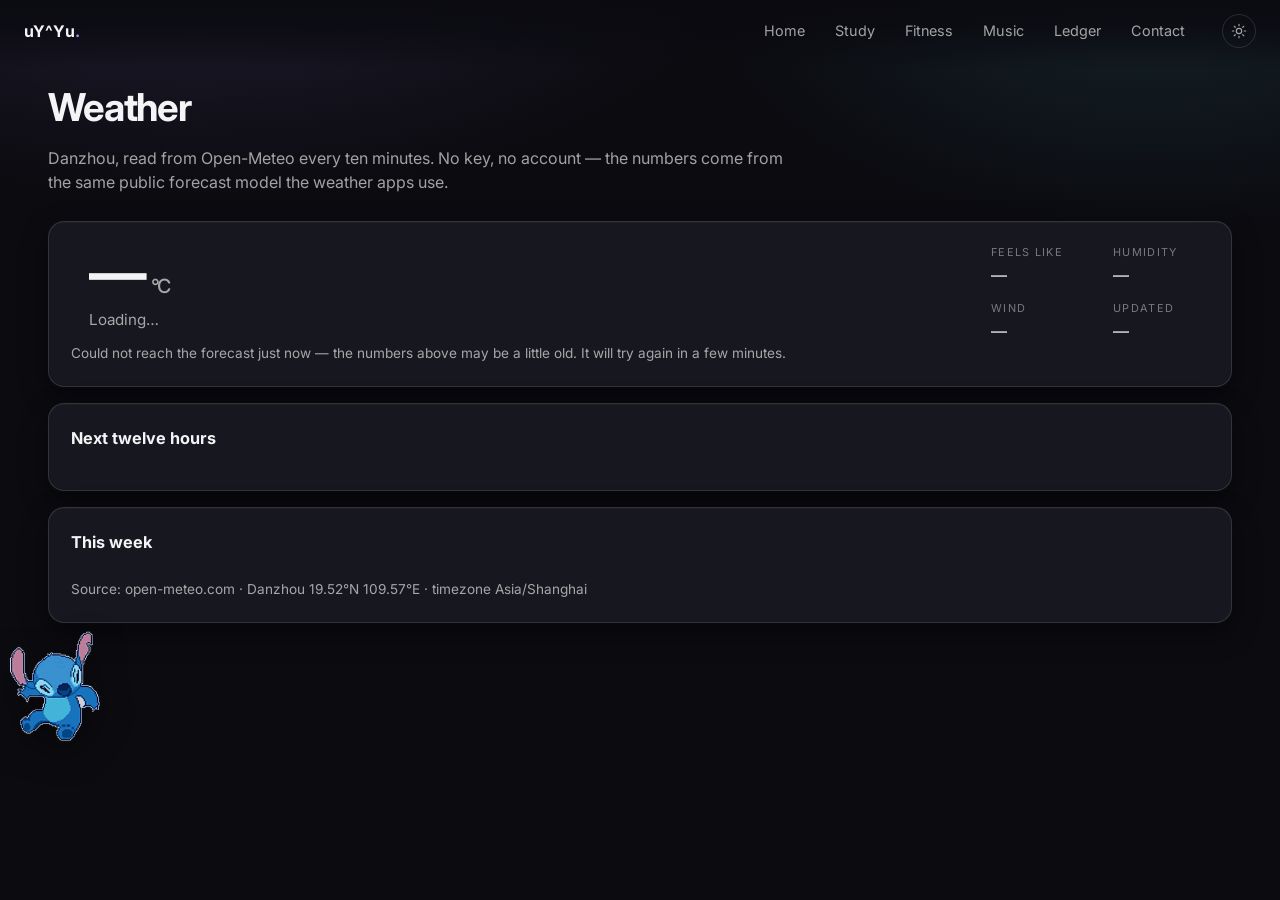
<file: weather.html>
<!DOCTYPE html>
<html lang="en">
<head>
<meta charset="utf-8">
<meta name="viewport" content="width=device-width, initial-scale=1">
<title>Weather — uY^Yu.</title>
<!-- night icons: v135 -->
<meta name="description" content="Live weather for Danzhou: now, the next hours and the week ahead.">
<link rel="icon" href="Images/favicon-32.png?v=132" sizes="32x32" type="image/png">
<link rel="apple-touch-icon" href="Images/icon-180.png?v=132">
<meta name="theme-color" content="#0b0b10">
<link rel="preconnect" href="https://fonts.googleapis.com">
<link rel="preconnect" href="https://fonts.gstatic.com" crossorigin>
<link href="https://fonts.googleapis.com/css2?family=Inter:wght@400;500;600;700&display=swap" rel="stylesheet">
<script src="theme.js?v=132"></script>
<link rel="stylesheet" href="style.css?v=165">
</head>
<body>

<nav class="nav">
  <a class="nav__brand" href="index.html" aria-label="uY^Yu — home">uY^Yu<span>.</span></a>
  <div class="nav__links">
    <a href="index.html">Home</a>
    <a href="study.html">Study</a>
    <a href="fitness.html">Fitness</a>
    <a href="music.html">Music</a>
    <a href="ledger.html">Ledger</a>
    <a href="contact.html">Contact</a>
  </div>
</nav>

<main class="shell tool">
  <header class="tool__head">
    <h1>Weather</h1>
    <p>Danzhou, read from Open-Meteo every ten minutes. No key, no account — the numbers come
       from the same public forecast model the weather apps use.</p>
  </header>

  <section class="panel">
    <div class="wx-now">
      <div class="wx-now__main">
        <span class="wx-now__icon" id="wxIcon" aria-hidden="true"></span>
        <div>
          <p class="wx-now__temp"><span id="wxTemp">—</span><small>°C</small></p>
          <p class="wx-now__cond" id="wxCond">Loading…</p>
        </div>
      </div>
      <dl class="wx-now__facts">
        <div><dt>Feels like</dt><dd id="wxFeels">—</dd></div>
        <div><dt>Humidity</dt><dd id="wxHumidity">—</dd></div>
        <div><dt>Wind</dt><dd id="wxWind">—</dd></div>
        <div><dt>Updated</dt><dd id="wxUpdated">—</dd></div>
      </dl>
    </div>
    <p class="small muted" id="wxStatus" role="status" aria-live="polite"></p>
  </section>

  <section class="panel">
    <h2>Next twelve hours</h2>
    <div class="wx-hours" id="wxHours"></div>
  </section>

  <section class="panel">
    <h2>This week</h2>
    <ul class="wx-days" id="wxDays"></ul>
    <p class="small muted" style="margin-top:12px">
      Source: <a href="https://open-meteo.com/" target="_blank" rel="noopener">open-meteo.com</a> ·
      Danzhou 19.52°N 109.57°E · timezone Asia/Shanghai
    </p>
  </section>
</main>

<script src="nav.js?v=144"></script>
<script>
  /* ---------- live weather ----------
     Open-Meteo answers with CORS enabled, so the browser can call it directly;
     no key, no proxy, nothing to keep secret. The page asks again every ten
     minutes, and just keeps the last numbers if a request fails. */
  (function () {
    var LAT = 19.52;
    var LON = 109.57;
    var ENDPOINT = 'https://api.open-meteo.com/v1/forecast?latitude=' + LAT + '&longitude=' + LON +
      '&current=temperature_2m,relative_humidity_2m,apparent_temperature,weather_code,wind_speed_10m' +
      '&hourly=temperature_2m,weather_code' +
      '&daily=weather_code,temperature_2m_max,temperature_2m_min,sunrise,sunset' +
      '&timezone=Asia%2FShanghai&forecast_days=7';

    var el = {
      temp: document.getElementById('wxTemp'),
      cond: document.getElementById('wxCond'),
      feels: document.getElementById('wxFeels'),
      humidity: document.getElementById('wxHumidity'),
      wind: document.getElementById('wxWind'),
      updated: document.getElementById('wxUpdated'),
      icon: document.getElementById('wxIcon'),
      status: document.getElementById('wxStatus'),
      hours: document.getElementById('wxHours'),
      days: document.getElementById('wxDays')
    };
    if (!el.temp) return;

    /* WMO weather codes, grouped until they are worth telling apart */
    var CODES = [
      { max: 0, label: 'Clear sky', icon: 'sun' },
      { max: 2, label: 'Mostly clear', icon: 'sun-cloud' },
      { max: 3, label: 'Overcast', icon: 'cloud' },
      { max: 48, label: 'Fog', icon: 'fog' },
      { max: 57, label: 'Drizzle', icon: 'drizzle' },
      { max: 67, label: 'Rain', icon: 'rain' },
      { max: 77, label: 'Snow', icon: 'snow' },
      { max: 82, label: 'Showers', icon: 'rain' },
      { max: 86, label: 'Snow showers', icon: 'snow' },
      { max: 99, label: 'Thunderstorm', icon: 'storm' }
    ];

    function describe(code) {
      for (var i = 0; i < CODES.length; i++) {
        if (code <= CODES[i].max) return CODES[i];
      }
      return { label: 'Unknown', icon: 'cloud' };
    }

    var PATHS = {
      sun: '<circle cx="12" cy="12" r="4.2"/><path d="M12 2v2.4M12 19.6V22M2 12h2.4M19.6 12H22M4.9 4.9l1.7 1.7M17.4 17.4l1.7 1.7M19.1 4.9l-1.7 1.7M6.6 17.4l-1.7 1.7"/>',
      moon: '<path d="M15.6 3.4a7.6 7.6 0 1 0 5.2 13.2A8.8 8.8 0 0 1 15.6 3.4z"/>',
      'moon-cloud': '<path d="M9.1 3.6a3.9 3.9 0 1 0 4.6 5.4A4.6 4.6 0 0 1 9.1 3.6z"/><path d="M9 18h9a3.5 3.5 0 0 0 .3-6.98A5 5 0 0 0 9.2 12.5 3 3 0 0 0 9 18z"/>',      'sun-cloud': '<circle cx="8.5" cy="8.5" r="3"/><path d="M8.5 2.5v1.4M2.5 8.5h1.4M4.3 4.3l1 1"/><path d="M9 18h9a3.5 3.5 0 0 0 .3-6.98A5 5 0 0 0 9.2 12.5 3 3 0 0 0 9 18z"/>',
      cloud: '<path d="M7 18h10a4 4 0 0 0 .3-7.98A6 6 0 0 0 5.6 11.4 3.6 3.6 0 0 0 7 18z"/>',
      fog: '<path d="M6 10h12M4 14h16M6 18h12"/><path d="M8 6h8"/>',
      drizzle: '<path d="M7 14h10a3 3 0 0 0 .3-5.98A4.6 4.6 0 0 0 8 9 3 3 0 0 0 7 14z"/><path d="M9 18v1.5M13 17.5V19M17 18v1.5"/>',
      rain: '<path d="M7 13h10a3 3 0 0 0 .3-5.98A4.6 4.6 0 0 0 8 8 3 3 0 0 0 7 13z"/><path d="M8.5 16.5L7 20M12.5 16.5L11 20M16.5 16.5L15 20"/>',
      snow: '<path d="M7 13h10a3 3 0 0 0 .3-5.98A4.6 4.6 0 0 0 8 8 3 3 0 0 0 7 13z"/><path d="M9 17.5v.01M13 19v.01M17 17.5v.01"/>',
      storm: '<path d="M7 12h10a3 3 0 0 0 .3-5.98A4.6 4.6 0 0 0 8 7 3 3 0 0 0 7 12z"/><path d="M13 14l-3 4h3l-1.5 3"/>'
    };

    function icon(name) {
      return '<svg viewBox="0 0 24 24" fill="none" stroke="currentColor" stroke-width="1.6" ' +
        'stroke-linecap="round" stroke-linejoin="round">' + (PATHS[name] || PATHS.cloud) + '</svg>';
    }

    function round(value) { return Math.round(value); }

    function clock(iso) { return iso.slice(11, 16); }

    function dayName(iso) {
      return new Date(iso + 'T00:00:00').toLocaleDateString('en-GB', { weekday: 'short' });
    }

    /* a clear sky at one in the morning is a moon, not a sun */
    function isNight(sunrise, sunset, when) {
      var stamp = typeof when === 'number' && !isNaN(when) ? when : Date.now();
      if (sunrise && sunset) {
        var up = Date.parse(sunrise);
        var down = Date.parse(sunset);
        if (!isNaN(up) && !isNaN(down)) return stamp < up || stamp > down;
      }
      var at = new Date(stamp);
      var hour = at.getHours() + at.getMinutes() / 60;
      return hour < 6.2 || hour >= 18.6;
    }

    function nightIcon(name, night) {
      if (!night) return name;
      if (name === 'sun') return 'moon';
      if (name === 'sun-cloud') return 'moon-cloud';
      return name;
    }
    function paint(data) {
      var now = data.current;
      var info = describe(now.weather_code);
      var day = data.daily || {};
      var night = isNight(day.sunrise && day.sunrise[0], day.sunset && day.sunset[0]);

      el.temp.textContent = round(now.temperature_2m);
      el.cond.textContent = info.label;
      el.icon.innerHTML = icon(nightIcon(info.icon, night));
      el.feels.textContent = round(now.apparent_temperature) + '°';
      el.humidity.textContent = round(now.relative_humidity_2m) + '%';
      el.wind.textContent = round(now.wind_speed_10m) + ' km/h';
      el.updated.textContent = clock(now.time);

      /* the next twelve hours start at the current hour */
      var start = data.hourly.time.findIndex(function (time) { return time >= now.time; });
      if (start < 0) start = 0;
      el.hours.replaceChildren();
      for (var i = start; i < start + 12 && i < data.hourly.time.length; i++) {
        var hour = document.createElement('div');
        hour.className = 'wx-hour';

        var label = document.createElement('span');
        label.className = 'wx-hour__time';
        label.textContent = i === start ? 'now' : clock(data.hourly.time[i]);

        var glyph = document.createElement('span');
        glyph.className = 'wx-hour__icon';
        /* an hour at three in the morning gets a moon even if the day said sun */
        var stamp = Date.parse(data.hourly.time[i]);
        var hourNight = isNight(
          day.sunrise && day.sunrise[0],
          day.sunset && day.sunset[0],
          stamp
        );
        glyph.innerHTML = icon(nightIcon(describe(data.hourly.weather_code[i]).icon, hourNight));

        var temp = document.createElement('span');
        temp.className = 'wx-hour__temp';
        temp.textContent = round(data.hourly.temperature_2m[i]) + '°';

        hour.append(label, glyph, temp);
        el.hours.appendChild(hour);
      }

      /* the week, with a bar showing each day's range inside the week's range */
      var highs = data.daily.temperature_2m_max;
      var lows = data.daily.temperature_2m_min;
      var top = Math.max.apply(null, highs);
      var bottom = Math.min.apply(null, lows);
      var span = Math.max(1, top - bottom);

      el.days.replaceChildren();
      data.daily.time.forEach(function (date, index) {
        var info = describe(data.daily.weather_code[index]);
        var row = document.createElement('li');
        row.className = 'wx-day' + (index === 0 ? ' is-today' : '');

        var name = document.createElement('span');
        name.className = 'wx-day__name';
        name.textContent = index === 0 ? 'Today' : dayName(date);

        var glyph = document.createElement('span');
        glyph.className = 'wx-day__icon';
        glyph.innerHTML = icon(info.icon);

        var low = document.createElement('span');
        low.className = 'wx-day__edge';
        low.textContent = round(lows[index]) + '°';

        var track = document.createElement('span');
        track.className = 'wx-day__track';
        var bar = document.createElement('i');
        bar.style.left = ((lows[index] - bottom) / span * 100).toFixed(1) + '%';
        bar.style.width = ((highs[index] - lows[index]) / span * 100).toFixed(1) + '%';
        track.appendChild(bar);

        var high = document.createElement('span');
        high.className = 'wx-day__edge';
        high.textContent = round(highs[index]) + '°';

        row.append(name, glyph, low, track, high);
        el.days.appendChild(row);
      });

      el.status.textContent = 'Live · refreshes every ten minutes.';
    }

    function load() {
      el.status.textContent = 'Reading the forecast…';
      fetch(ENDPOINT, { cache: 'no-store' })
        .then(function (response) {
          if (!response.ok) throw new Error('http ' + response.status);
          return response.json();
        })
        .then(function (data) {
          paint(data);
          try { localStorage.setItem('deskWeatherAt', String(Date.now())); } catch (e) {}
        })
        .catch(function () {
          el.status.textContent = 'Could not reach the forecast just now — the numbers above '
            + 'may be a little old. It will try again in a few minutes.';
        });
    }

    load();
    setInterval(load, 10 * 60 * 1000);

    document.addEventListener('visibilitychange', function () {
      if (!document.hidden) load();
    });
  })();
</script>
<script src="pet.js?v=160"></script>
</body>
</html>
</file>
<file: style.css>
/* style.css — one stylesheet for the whole desk
   ------------------------------------------------------------------
   1 tokens · 2 base · 3 nav · 4 home · 5 cards · 6 tools · 7 phone
   ------------------------------------------------------------------ */

/* 1 · tokens */
:root {
  --bg: #0b0b10;
  --panel: #17171f;
  --panel-2: #20202a;
  --line: rgba(255, 255, 255, 0.12);
  --line-2: rgba(255, 255, 255, 0.22);
  --hover: rgba(255, 255, 255, 0.07);
  --hover-2: rgba(255, 255, 255, 0.12);
  --ink: #f4f4f7;
  --ink-2: rgba(255, 255, 255, 0.86);
  --muted: rgba(255, 255, 255, 0.62);
  --muted-2: rgba(255, 255, 255, 0.42);
  --accent: #a78bfa;
  --accent-2: #67e8f9;
  /* these four are rewritten by theme.js when a wallpaper palette is applied */
  --glow-a: rgba(167, 139, 250, 0.16);
  --glow-b: rgba(103, 232, 249, 0.10);
  --nav-a: rgba(10, 10, 16, 0.94);
  --nav-b: rgba(10, 10, 16, 0.82);
  --nav-c: rgba(10, 10, 16, 0.42);
  --nav-d: rgba(10, 10, 16, 0);
  --good: #4ade80;
  --warn: #fbbf24;
  --bad: #f87171;
  --shell: 74rem;
  --r: 16px;
  --elevation: 0 10px 28px rgba(0, 0, 0, 0.35);
  /* a mood is a colour as well as a face */
  --mood-1: #e5605c;
  --mood-2: #e8874a;
  --mood-3: #d9b23c;
  --mood-4: #7cc46a;
  --mood-5: #4cc38a;
  /* used only when a wallpaper is behind the page */
  --nav-glass: rgba(11, 11, 16, 0.78);
  --nav-glass-fade: rgba(11, 11, 16, 0.30);
  --panel-a: rgba(23, 23, 31, 0.55);
  --panel-2-a: rgba(32, 32, 42, 0.62);
  --r-sm: 10px;
  --sans: "Inter", system-ui, -apple-system, "Segoe UI", "PingFang SC", "Microsoft YaHei", sans-serif;
  --mono: ui-monospace, SFMono-Regular, "SF Mono", Menlo, Consolas, monospace;
}

*, *::before, *::after { box-sizing: border-box; }

/* 2 · base */
/* a chosen wallpaper joins the body background: scrim, photo, glows, colour */
/* text that sits straight on the picture gets a soft halo, so the veil can stay
   light enough to keep the colours */
html[data-wallpaper] .desk__greet,
html[data-wallpaper] .anchor__value,
html[data-wallpaper] .anchor__meta,
html[data-wallpaper] .affirm__line,
html[data-wallpaper] .affirm__cn,
html[data-wallpaper] .tool__head h1,
html[data-wallpaper] .tool__head p,
html[data-wallpaper] .nextup {
  text-shadow: 0 1px 2px rgba(0, 0, 0, 0.28), 0 0 14px rgba(0, 0, 0, 0.18);
}
html[data-theme="light"][data-wallpaper] .desk__greet,
html[data-theme="light"][data-wallpaper] .anchor__value,
html[data-theme="light"][data-wallpaper] .anchor__meta,
html[data-theme="light"][data-wallpaper] .affirm__line,
html[data-theme="light"][data-wallpaper] .tool__head h1,
html[data-theme="light"][data-wallpaper] .tool__head p,
html[data-theme="light"][data-wallpaper] .nextup {
  text-shadow: 0 1px 2px rgba(255, 255, 255, 0.75), 0 0 12px rgba(255, 255, 255, 0.55);
}

/* with a photo behind the page the panels turn into glass, so the picture
   reads through them instead of being hidden by a wall of cards */
/* the nav goes to glass as well: a solid band over a photo reads as a black bar */
html[data-wallpaper] .nav {
  /* fully transparent: the page-wide scrim already dims whatever is behind,
     so the bar does not need a band of its own */
  background: transparent;
  -webkit-backdrop-filter: none;
  backdrop-filter: none;
  box-shadow: none;
}

html[data-wallpaper] .panel,
html[data-wallpaper] .rail__block,
html[data-wallpaper] .scard,
html[data-wallpaper] .metric,
html[data-wallpaper] .exam,
html[data-wallpaper] .subject,
html[data-wallpaper] .project,
html[data-wallpaper] .sync,
html[data-wallpaper] .cw,
html[data-wallpaper] .desk__rail > * {
  background: var(--panel-a);
  -webkit-backdrop-filter: blur(16px) saturate(1.2);
  backdrop-filter: blur(16px) saturate(1.2);
}
html[data-wallpaper] .metric--primary { background: var(--panel-a); }
html[data-wallpaper] .metric__track,
html[data-wallpaper] .chart__bar { background: var(--panel-2-a); }

html[data-wallpaper] body {
  background:
    linear-gradient(180deg,
      rgba(0, 0, 0, calc(var(--wp-dim, 0.55) * 0.48)),
      rgba(0, 0, 0, calc(var(--wp-dim, 0.55) * 0.66))),
    var(--wallpaper-url) center / cover no-repeat fixed,
    radial-gradient(60rem 30rem at 15% -10%, var(--glow-a), transparent 60%),
    radial-gradient(50rem 26rem at 90% 0%, var(--glow-b), transparent 55%),
    var(--bg);
}
/* in light mode the same photo is dimmed with paper, not with black */
html[data-theme="light"][data-wallpaper] body {
  background:
    /* a bright picture behind a bright page has to lose most of its punch, or
       the whole screen reads as overexposed */
    linear-gradient(180deg,
      rgba(255, 255, 255, calc(0.30 + var(--wp-dim, 0.55) * 0.26)),
      rgba(255, 255, 255, calc(0.18 + var(--wp-dim, 0.55) * 0.30))),
    var(--wallpaper-url) center / cover no-repeat fixed,
    radial-gradient(60rem 30rem at 15% -10%, var(--glow-a), transparent 60%),
    radial-gradient(50rem 26rem at 90% 0%, var(--glow-b), transparent 55%),
    var(--bg);
}
html[data-theme="light"][data-wallpaper] .nav {
  background: linear-gradient(180deg,
    rgba(255, 255, 255, calc(var(--wp-dim, 0.55) * 0.80)) 0%,
    rgba(255, 255, 255, calc(var(--wp-dim, 0.55) * 0.28)) 62%,
    transparent 100%);
}

html { background: var(--bg); color-scheme: dark; }
body {
  margin: 0;
  min-height: 100vh;
  background:
    radial-gradient(60rem 30rem at 15% -10%, var(--glow-a), transparent 60%),
    radial-gradient(50rem 26rem at 90% 0%, var(--glow-b), transparent 55%),
    var(--bg);
  color: var(--ink);
  font-family: var(--sans);
  font-size: 16px;
  line-height: 1.55;
  -webkit-font-smoothing: antialiased;
}
h1, h2, h3, p, ul, ol, dl, figure { margin: 0; }
a { color: var(--accent); text-decoration: none; }
a:hover { color: #c4b5fd; }
button, input, select, textarea { font: inherit; color: inherit; }
code, .mono { font-family: var(--mono); }
img, svg, canvas { display: block; max-width: 100%; }

.shell { max-width: var(--shell); margin: 0 auto; padding: 0 24px; }
.muted { color: var(--muted); }
.small { font-size: 0.85rem; }
.center { text-align: center; }
.row { display: flex; align-items: center; gap: 12px; flex-wrap: wrap; }
.spacer { flex: 1; }

/* 3 · nav */
.nav {
  position: sticky; top: 0; z-index: 50;
  display: flex; align-items: center; gap: 18px;
  padding: 14px 24px 22px;
  /* the bar fades into the page instead of stopping on a line — a hard
     border under a translucent band reads as a seam */
  background: linear-gradient(180deg,
    var(--nav-a) 0%,
    var(--nav-b) 38%,
    var(--nav-c) 72%,
    var(--nav-d) 100%);
  border-bottom: 0;
}
.nav__mode {
  margin-left: 6px; width: 34px; height: 34px; padding: 0; flex: none;
  align-self: center;
  display: inline-grid; place-items: center;
  border: 1px solid var(--line); border-radius: 999px;
  background: transparent; color: var(--muted); cursor: pointer;
  transition: color 0.18s ease, border-color 0.18s ease, background-color 0.18s ease;
}
.nav__mode:hover { color: var(--ink); border-color: var(--line-2); background: var(--hover); }
.nav__mode svg { width: 16px; height: 16px; }

.nav__brand { font-weight: 700; letter-spacing: 0.01em; color: var(--ink); white-space: nowrap; }
.nav__brand span { color: var(--accent); }
.nav__links { position: relative; display: flex; gap: 4px; flex-wrap: wrap; margin-left: auto; }
.nav__links a {
  position: relative; z-index: 1;
  display: inline-flex; align-items: center; height: 34px;
  font-size: 0.9rem; color: var(--muted); padding: 0 13px; border-radius: 999px;
  transition: color 0.18s ease;
}
.nav__links a:hover { color: var(--ink); }
.nav__links a[aria-current="page"] { color: var(--ink); }

/* the sliding highlight: frosted glass, one element, spring on the way over */
.nav__ink {
  position: absolute; left: 0; top: 0; z-index: 0; pointer-events: none;
  border-radius: 999px; opacity: 0;
  background: linear-gradient(180deg, rgba(196, 181, 253, 0.22), rgba(255, 255, 255, 0.05));
  border: 1px solid rgba(255, 255, 255, 0.18);
  box-shadow:
    inset 0 1px 0 rgba(255, 255, 255, 0.3),
    inset 0 -1px 0 rgba(255, 255, 255, 0.06),
    0 6px 16px rgba(0, 0, 0, 0.35);
  backdrop-filter: blur(16px) saturate(180%);
  -webkit-backdrop-filter: blur(16px) saturate(180%);
  transition: transform 0.5s cubic-bezier(0.34, 1.56, 0.64, 1),
              width 0.5s cubic-bezier(0.34, 1.56, 0.64, 1),
              height 0.24s ease, opacity 0.25s ease;
}
@supports not ((backdrop-filter: blur(1px)) or (-webkit-backdrop-filter: blur(1px))) {
  .nav__ink { background: rgba(255, 255, 255, 0.16); }
}


/* 4 · home */
.hero { padding: 56px 0 8px; }
.hero__eyebrow {
  display: inline-flex; align-items: center; gap: 8px;
  font-size: 0.75rem; letter-spacing: 0.16em; text-transform: uppercase;
  color: var(--muted-2); margin-bottom: 18px;
}
.hero h1 { font-size: clamp(2rem, 4.2vw, 3.2rem); line-height: 1.08; letter-spacing: -0.03em; font-weight: 700; }
.hero h1 em { font-style: normal; color: var(--accent); }
/* the affirmation of the day */
.affirm {
  margin: 18px 0 0; padding-left: 18px;
  border-left: 2px solid color-mix(in srgb, var(--accent) 55%, transparent);
  display: grid; gap: 6px; max-width: 44rem;
}
.affirm__line {
  margin: 0;
  font-size: clamp(1.15rem, 2.2vw, 1.45rem);
  line-height: 1.45; letter-spacing: -0.01em; color: var(--ink);
}
.affirm__cn { font-size: 0.92rem; color: var(--muted); letter-spacing: 0.02em; }
.affirm__next {
  justify-self: start; margin-top: 2px;
  border: 1px solid var(--line); border-radius: 999px;
  background: transparent; color: var(--muted-2);
  padding: 4px 11px; font-size: 0.74rem; cursor: pointer;
  transition: color 0.18s ease, border-color 0.18s ease;
}
.affirm__next:hover { color: var(--ink); border-color: var(--line-2); }
.hero p { margin-top: 14px; max-width: 44rem; color: var(--muted); font-size: 1.02rem; }

.strip {
  display: grid; grid-template-columns: repeat(3, minmax(0, 1fr)); gap: 12px;
  margin: 32px 0 8px;
}
.strip div {
  background: var(--panel); border: 1px solid var(--line); border-radius: var(--r-sm);
  padding: 12px 14px;
}
.strip dt { font-size: 0.72rem; letter-spacing: 0.12em; text-transform: uppercase; color: var(--muted-2); }
.strip dd { margin: 4px 0 0; font-size: 1.05rem; font-weight: 600; }
/* the rolling clock on the home strip: one tile per digit */
.strip__clock { font-size: 1.6rem; line-height: 1; }

.tc { display: inline-flex; align-items: flex-start; gap: 3px; }
.tc__group { display: grid; justify-items: center; gap: 7px; }
.tc__tiles { display: inline-flex; gap: 4px; }
.tc__label {
  font-size: 0.58rem; letter-spacing: 0.1em; text-transform: uppercase;
  color: var(--muted-2); font-weight: 500;
}
.tc__sep {
  font-size: 1.15em; line-height: 1; color: var(--muted);
  padding: 0 1px; transform: translateY(0.02em);
}

.ct { display: inline-flex; align-items: flex-start; font-variant-numeric: tabular-nums; }
.ct__tile {
  display: inline-grid; place-items: center;
  padding: 0.5em 0.66em; border-radius: 13px;
  background: linear-gradient(180deg, #2b2b38, #1e1e27);
  border: 1px solid rgba(255, 255, 255, 0.17);
  box-shadow: inset 0 1px 0 rgba(255, 255, 255, 0.12), 0 4px 12px rgba(0, 0, 0, 0.45);
  color: #f6f5fa;
}
.ct__col {
  position: relative; display: inline-block;
  width: 0.66em; height: 1.14em; overflow: hidden;
}
.ct__strip {
  position: absolute; left: 0; top: 0; width: 100%;
  display: flex; flex-direction: column;
  transition: transform 0.55s cubic-bezier(0.34, 1.28, 0.64, 1);
  will-change: transform;
}
.ct__digit { display: grid; place-items: center; height: 1.14em; line-height: 1; }
.ct__sep { display: inline-block; padding: 0 0.06em; color: var(--muted); }
.ct__sep.is-blink { animation: ct-blink 2s steps(1, end) infinite; }
@keyframes ct-blink { 0%, 49% { opacity: 1; } 50%, 100% { opacity: 0.25; } }

@media (prefers-reduced-motion: reduce) {
  .ct__strip { transition: none; }
  .ct__sep.is-blink { animation: none; }
}
.strip__tail { font-size: 0.85rem; font-weight: 500; color: var(--muted); }

/* 5 · cards */
.cards { display: grid; grid-template-columns: repeat(3, minmax(0, 1fr)); gap: 14px; padding: 28px 0 64px; }
.card {
  position: relative; display: flex; flex-direction: column; gap: 10px;
  min-height: 190px; padding: 20px;
  background: var(--panel); border: 1px solid var(--line); border-radius: var(--r);
  color: var(--ink); text-decoration: none;
  transition: transform 0.25s cubic-bezier(0.34, 1.4, 0.64, 1), border-color 0.25s ease, background-color 0.25s ease;
}
.card:hover { transform: translateY(-4px); border-color: var(--line-2); background: var(--panel-2); color: var(--ink); }
.card__icon {
  width: 40px; height: 40px; border-radius: 12px; display: grid; place-items: center;
  background: color-mix(in srgb, var(--accent) 14%, transparent); color: var(--accent);
}
.card__icon svg { width: 20px; height: 20px; stroke: currentColor; fill: none; stroke-width: 1.6; stroke-linecap: round; stroke-linejoin: round; }
.card h2 { font-size: 1.12rem; font-weight: 650; letter-spacing: -0.01em; }
.card p { font-size: 0.9rem; color: var(--muted); }
.card__meta { margin-top: auto; font-size: 0.78rem; color: var(--muted-2); font-family: var(--mono); }

/* 6 · tools */
.tool { position: relative; z-index: 1; padding: 8px 0 64px; }
/* the way back to the desk, on every tool page */
.back {
  display: inline-flex; align-items: center; gap: 6px;
  margin-bottom: 14px; padding: 6px 13px 6px 11px;
  border-radius: 999px; border: 1px solid var(--line);
  font-size: 0.8rem; color: var(--muted);
  transition: color 0.18s ease, border-color 0.18s ease, background-color 0.18s ease;
}
.back:hover {
  color: var(--ink);
  border-color: var(--line-2);
  background: rgba(255, 255, 255, 0.05);
}
.tool__head { margin-bottom: 26px; }
/* the clock and the world clock share one grid: header, card and panel then
   line up on the same left edge instead of each centring itself */
.clock-layout {
  display: grid; gap: clamp(16px, 2vw, 26px);
  grid-template-columns: minmax(0, 24rem) minmax(0, 1fr);
  align-items: start;
}
@media (max-width: 1024px) {
  .clock-layout { grid-template-columns: minmax(0, 1fr); }
  .cw { margin: 0 auto; }
}
.tool__head h1 { font-size: clamp(1.7rem, 3vw, 2.4rem); letter-spacing: -0.03em; }
.tool__head p { margin-top: 8px; color: var(--muted); max-width: 46rem; }

.panel {
  background: var(--panel); border: 1px solid var(--line); border-radius: var(--r);
  padding: 22px;
  box-shadow: 0 1px 0 rgba(255, 255, 255, 0.03) inset, var(--elevation);
}
.panel + .panel { margin-top: 16px; }
.panel h2 { font-size: 1.02rem; margin-bottom: 4px; }
.panel > p.hint { color: var(--muted); font-size: 0.88rem; margin-bottom: 14px; }

.btn {
  display: inline-flex; align-items: center; justify-content: center; gap: 8px;
  border: 1px solid var(--line-2); border-radius: 999px;
  background: rgba(255, 255, 255, 0.04); color: var(--ink);
  padding: 9px 16px; font-size: 0.9rem; cursor: pointer;
  transition: background-color 0.18s ease, border-color 0.18s ease, transform 0.15s ease;
}
.btn:hover { background: var(--hover-2); border-color: var(--line-2); }
.btn:active { transform: scale(0.98); }
/* a solid accent fill reads as a glare on a dark card: the primary action is
   now an accent outline with a light accent wash behind it */
.btn--primary {
  /* a saturated accent on a dark panel is louder than a button should be: the
     border keeps a hint of it, the label is the accent pulled towards the ink */
  background: color-mix(in srgb, var(--accent) 12%, transparent);
  border-color: color-mix(in srgb, var(--accent) 58%, var(--line-2));
  color: color-mix(in srgb, var(--accent) 66%, var(--ink));
  font-weight: 600;
}
.btn--primary:hover {
  background: color-mix(in srgb, var(--accent) 20%, transparent);
  border-color: color-mix(in srgb, var(--accent) 74%, var(--line-2));
  color: color-mix(in srgb, var(--accent) 74%, var(--ink));
}
.btn--ghost { background: transparent; }
.btn[disabled] { opacity: 0.45; cursor: default; }

.field { display: grid; gap: 6px; }
.field > span { font-size: 0.8rem; color: var(--muted); }
.input {
  width: 100%; min-width: 0;
  background: var(--panel-2); border: 1px solid var(--line); border-radius: var(--r-sm);
  padding: 10px 12px; color: var(--ink); font-size: 0.95rem;
  /* native popups (the date picker, the datalist suggestions, select menus)
     follow this, not our CSS — without it they open as a white sheet */
  color-scheme: dark;
}
select.input, input[list] { color-scheme: dark; }
html[data-theme="light"] .input,
html[data-theme="light"] select.input,
html[data-theme="light"] input[list] { color-scheme: light; }
.input::placeholder { color: var(--muted-2); }
.input:focus { outline: none; border-color: color-mix(in srgb, var(--accent) 60%, transparent); box-shadow: 0 0 0 3px color-mix(in srgb, var(--accent) 14%, transparent); }

.qq { display: flex; gap: 8px; flex-wrap: wrap; align-items: center; margin-top: 6px; }
.qq .input { flex: 1 1 16rem; max-width: 26rem; }
.qq-results { list-style: none; margin: 14px 0 0; padding: 0; display: grid; gap: 2px; }
.qq-results li {
  display: flex; align-items: baseline; gap: 10px;
  padding: 10px 12px; border-radius: var(--r-sm); cursor: pointer;
  font-size: 0.94rem; color: var(--ink-2);
}
.qq-results li:hover, .qq-results li:focus-visible { background: var(--hover); color: var(--ink); outline: none; }
.qq-results li span:first-child { color: var(--muted-2); font-family: var(--mono); font-size: 0.8rem; width: 1.4rem; flex: none; }
.qq-results b { font-weight: 600; color: var(--ink); }
.qq-results span span { color: var(--muted); font-size: 0.86rem; }


/* ---------- what the desktop is playing ---------- */
/* .bridge sets its own display, which would beat the hidden attribute */
.bridge[hidden], .bridge-help[hidden] { display: none !important; }
.bridge { display: grid; gap: 12px; }
.bridge__head { display: flex; align-items: baseline; justify-content: space-between; gap: 12px; }
.bridge__state {
  font-size: 0.68rem; letter-spacing: 0.14em; text-transform: uppercase;
  color: var(--muted-2); padding: 3px 9px; border-radius: 999px;
  border: 1px solid var(--line);
}
.bridge__state.is-live { color: var(--good); border-color: color-mix(in srgb, var(--good) 40%, var(--line)); }

.bridge__now { display: flex; align-items: center; gap: 14px; }
.bridge__art {
  width: 54px; height: 54px; border-radius: 14px; flex: none;
  display: grid; place-items: center; font-size: 1.3rem; color: var(--accent);
  background: radial-gradient(circle at 30% 25%, var(--hover-2), var(--panel-2));
  border: 1px solid var(--line);
}
.bridge__meta { min-width: 0; flex: 1; }
.bridge__title {
  font-size: 1.12rem; font-weight: 650; letter-spacing: -0.01em;
  white-space: nowrap; overflow: hidden; text-overflow: ellipsis;
}
.bridge__artist {
  font-size: 0.86rem; color: var(--muted);
  white-space: nowrap; overflow: hidden; text-overflow: ellipsis;
}
.bridge__controls { display: flex; align-items: center; gap: 8px; flex: none; }
.bridge__btn { padding: 8px 12px; font-size: 0.9rem; }

.bridge__bar { height: 5px; border-radius: 999px; background: var(--line); overflow: hidden; }
.bridge__bar i {
  display: block; height: 100%; width: 0; border-radius: 999px;
  background: linear-gradient(90deg, var(--accent), var(--accent-2));
  transition: width 1.9s linear;
}
.bridge__times {
  display: flex; justify-content: space-between;
  font-size: 0.74rem; color: var(--muted-2); font-variant-numeric: tabular-nums;
  margin-top: -6px;
}

@media (max-width: 680px) {
  .bridge__now { flex-wrap: wrap; }
  .bridge__controls { width: 100%; justify-content: flex-end; }
}

/* ---- music ---- */
.embed { width: 100%; min-height: 320px; border: 1px solid var(--line); border-radius: var(--r); background: var(--panel-2); }

/* the QQ player is a single bar, not a page: a 320px frame leaves a white void */
.embed--player {
  /* a little slack: at exactly the content height any zoom made the frame
     grow a scrollbar, which showed as a dark strip with two arrows */
  height: 86px; min-height: 0;
  border-radius: 12px;
  background: #ffffff;
  color-scheme: light;
  overflow: hidden;
  scrollbar-width: none;
}
.embed-note { font-size: 0.85rem; color: var(--muted); margin-top: 10px; }

.linkset { display: flex; align-items: center; gap: 8px; flex-wrap: wrap; margin-top: 10px; }
.linkset__label {
  width: 4.6rem; flex: none;
  font-size: 0.72rem; letter-spacing: 0.12em; text-transform: uppercase;
  color: var(--muted-2);
}
.btn--mail::before {
  content: ""; width: 6px; height: 6px; border-radius: 50%;
  background: #0f6cbd; box-shadow: 0 0 0 3px rgba(15, 108, 189, 0.18);
}

/* elastic slider (see elastic-slider.js) */
.es-row {
  display: grid; grid-template-columns: 4.6rem minmax(0, 24rem) 2.4rem minmax(0, 1fr);
  align-items: center; gap: 14px; margin: 18px 0 4px;
}
.es-row__value {
  font-size: 0.82rem; color: var(--muted);
  font-variant-numeric: tabular-nums; text-align: right;
}
.es-row__label { font-size: 0.72rem; letter-spacing: 0.12em; text-transform: uppercase; color: var(--muted-2); }
.es-row__note { line-height: 1.3; }

.es { display: flex; align-items: center; gap: 12px; }
.es__icon { color: var(--muted); display: grid; place-items: center; flex: none; }
.es__icon svg { width: 18px; height: 18px; }

.es__rail {
  position: relative; flex: 1; height: 26px; display: block;
  cursor: pointer; touch-action: none; outline: none;
}
.es__rail:focus-visible .es__track { box-shadow: 0 0 0 3px color-mix(in srgb, var(--accent) 28%, transparent); }

.es__track, .es__fill {
  position: absolute; left: 0; top: 50%; height: 7px; border-radius: 999px;
  transform-origin: center; will-change: transform;
}
.es__track { right: 0; transform: translateY(-50%); background: var(--line); }
.es__fill {
  width: 0; transform: translateY(-50%);
  background: #0a84ff;
  transform-origin: left center;
}
.es__thumb {
  position: absolute; top: 50%; left: 0; width: 22px; height: 22px;
  border-radius: 999px; background: #fff;
  box-shadow: 0 2px 10px rgba(0, 0, 0, 0.5);
  transform: translate(-50%, -50%);
  will-change: transform;
}
.es__thumb::after {
  content: ""; position: absolute; inset: 4px; border-radius: 50%;
  background: #0a84ff;
}
.es__icon--badge {
  width: 28px; height: 28px; border-radius: 50%;
  background: rgba(10, 132, 255, 0.16); color: #4da3ff;
}
.es__icon--badge svg { width: 15px; height: 15px; }
.es--single { gap: 14px; }
.es__bubble {
  position: absolute; top: 50%; left: 0;
  padding: 2px 7px; border-radius: 6px;
  background: var(--ink); color: var(--bg);
  font-size: 0.7rem; font-variant-numeric: tabular-nums;
  opacity: 0; pointer-events: none; white-space: nowrap;
  transform: translate(-50%, -8px);
}

@media (max-width: 680px) {
  .es-row { grid-template-columns: 1fr; gap: 6px; }
  .es-row__note { display: none; }
}
/* ---- study ---- */
.subjects { display: grid; grid-template-columns: repeat(4, minmax(0, 1fr)); gap: 10px; margin-bottom: 18px; }
.subject {
  display: grid; gap: 7px; text-align: left;
  padding: 13px 15px; border-radius: var(--r-sm);
  background: var(--panel-2); border: 1px solid var(--line); color: var(--ink-2);
  cursor: pointer; transition: border-color 0.2s ease, color 0.2s ease, background-color 0.2s ease;
}
.subject:hover { border-color: var(--line-2); color: var(--ink); }
.subject[aria-pressed="true"] { border-color: color-mix(in srgb, var(--accent) 60%, transparent); color: var(--ink); background: color-mix(in srgb, var(--accent) 10%, transparent); }
.subject__head { display: flex; align-items: center; justify-content: space-between; gap: 8px; }
.subject__head b { font-size: 0.95rem; font-weight: 600; color: var(--ink); }
.subject__chevron { font-size: 0.7rem; color: var(--muted-2); }
.subject__meta { font-size: 0.74rem; color: var(--muted); }
.subject__track { display: block; height: 4px; border-radius: 999px; background: rgba(255, 255, 255, 0.08); overflow: hidden; }
.subject__track i { display: block; height: 100%; background: var(--good); border-radius: 999px; transition: width 0.35s ease; }

.study-total { font-size: 0.85rem; color: var(--muted); text-align: right; }

.subject-note {
  margin-top: 16px; padding: 16px 18px;
  border-radius: var(--r-sm); border: 1px solid color-mix(in srgb, var(--accent) 22%, transparent);
  background: linear-gradient(180deg, color-mix(in srgb, var(--accent) 7%, transparent), color-mix(in srgb, var(--accent) 2%, transparent));
  display: grid; gap: 10px;
}
.subject-note[hidden] { display: none; }
.subject-note__title {
  font-size: 0.8rem; letter-spacing: 0.12em; text-transform: uppercase;
  color: var(--accent);
}
.subject-note__lead { font-size: 0.92rem; color: var(--ink-2); }
.subject-note ul { margin: 0; padding-left: 18px; display: grid; gap: 6px; }
.subject-note li { font-size: 0.88rem; color: var(--muted); line-height: 1.5; }
.subject-note__link { font-size: 0.85rem; }

.project-form {
  display: grid; grid-template-columns: minmax(0, 1.6fr) 7rem 10rem auto;
  gap: 10px; align-items: end; margin-top: 6px;
}
.projects { display: grid; gap: 12px; margin-top: 18px; }
.project {
  padding: 14px 16px; border-radius: var(--r-sm);
  background: var(--panel-2); border: 1px solid var(--line);
  display: grid; gap: 10px;
}
.project__head { display: flex; align-items: flex-start; justify-content: space-between; gap: 12px; }
.project__head b { display: block; font-size: 0.98rem; color: var(--ink); }
.project__head span { font-size: 0.78rem; color: var(--muted-2); }
.project__actions { display: flex; gap: 6px; flex: none; }
.project__btn { padding: 6px 12px; font-size: 0.78rem; }
.project__bar { margin: 0; }

.plan { list-style: none; margin: 0; padding: 0; display: grid; gap: 2px; }
.plan__row {
  display: flex; align-items: baseline; gap: 10px;
  padding: 7px 8px; border-radius: 8px; font-size: 0.86rem; color: var(--ink-2);
}
.plan__row:hover { background: var(--hover); }
.plan__row input { flex: none; width: 15px; height: 15px; accent-color: var(--accent); cursor: pointer; }
.plan__row label { display: flex; gap: 10px; align-items: baseline; cursor: pointer; flex: 1; min-width: 0; }
.plan__date { flex: none; width: 4.4rem; font-family: var(--mono); font-size: 0.76rem; color: var(--muted-2); }
.plan__text { color: var(--ink-2); }
.plan__row.is-done .plan__text { color: var(--muted-2); text-decoration: line-through; }

@media (max-width: 680px) {
  .project-form { grid-template-columns: minmax(0, 1fr) 5.5rem; }
  .project-form .field:nth-child(3) { grid-column: 1 / -1; }
  .project-form button { grid-column: 1 / -1; }
  .project__head { flex-direction: column; }
}

.exams { display: grid; gap: 8px; margin-top: 14px; }
.exam {
  /* the code, the date and the countdown, in the narrow exam card: the name
     keeps its width, the date takes what is left, the countdown never wraps */
  display: grid; grid-template-columns: auto minmax(0, 1fr) auto;
  align-items: center; gap: 10px;
  padding: 9px 12px; border-radius: var(--r-sm);
  background: var(--panel-2); border: 1px solid var(--line);
}
.exam__name { font-size: 0.8rem; color: var(--ink-2); white-space: nowrap; }
.exam__input { width: 100%; min-width: 0; padding: 7px 9px; font-size: 0.84rem; }
.exam__when { font-size: 0.78rem; color: var(--muted-2); text-align: right; white-space: nowrap; }
.exam__when.is-soon { color: var(--warn); }
.exam__when.is-past { color: var(--muted-2); text-decoration: line-through; }

@media (max-width: 680px) {
  .exam { grid-template-columns: minmax(0, 1fr) 8.5rem; }
  .exam__when { grid-column: 1 / -1; text-align: left; }
}

.flash {
  position: relative; min-height: 15rem; width: 100%;
  display: grid; place-items: center; text-align: center;
  padding: 28px; border-radius: var(--r);
  background: var(--panel-2); border: 1px solid var(--line);
  cursor: pointer; transition: transform 0.2s ease, border-color 0.2s ease;
}
.flash:hover { border-color: var(--line-2); }
.flash__tag { position: absolute; top: 14px; left: 16px; font-size: 0.72rem; letter-spacing: 0.14em; text-transform: uppercase; color: var(--muted-2); }
.flash__q { font-size: 1.3rem; font-weight: 600; letter-spacing: -0.01em; max-width: 40rem; }
.flash__a { margin-top: 12px; font-size: 1rem; color: var(--accent-2); max-width: 40rem; }
.flash__a[hidden] { display: none; }

.progress { height: 6px; border-radius: 999px; background: rgba(255, 255, 255, 0.08); overflow: hidden; margin: 16px 0 8px; }
.progress i { display: block; height: 100%; width: 0; background: var(--good); transition: width 0.35s ease; }

/* ---- clock ---- */
/* the widget: a light frosted pane on the dark page, like a float from a phone */
.cw {
  position: relative; max-width: 24rem; padding: 14px 16px 62px;
  border-radius: 30px;
  /* The card is a surface of the page, not a separate object: the panel
     colours come straight from the theme, and the accent wash is a separate
     layer at low opacity rather than a color-mix(), which older browsers
     would drop — leaving the card with no background at all. */
  background: linear-gradient(180deg, var(--panel-2), var(--panel));
  border: 1px solid var(--line-2);
  box-shadow: var(--elevation);
  color: var(--ink);
  contain: paint;
}
.cw::after {
  content: ""; position: absolute; inset: 0; border-radius: inherit;
  background: radial-gradient(120% 80% at 18% 0%, var(--accent), transparent 62%);
  opacity: 0.14; pointer-events: none; z-index: 0;
}
.cw > * { position: relative; z-index: 1; }

/* the dial reads in ink, the second hand in the palette's accent */
#ticks line { stroke: currentColor; }
#hourHand, #minHand, #hourDot, #minDot, #hub { stroke: var(--ink); fill: var(--ink); }
#hourHand, #minHand { fill: none; }
#secHand { stroke: var(--accent); }
#secDot, .sec-fill { fill: var(--accent); }
#hubPin { fill: var(--panel-2); }
.cw__num { fill: currentColor; opacity: 0.26; }

.cw__tabs {
  display: flex; justify-self: center; gap: 2px;
  width: fit-content; margin: 0 auto 6px; padding: 3px;
  border-radius: 999px; background: var(--hover);
}
.cw__tab {
  border: 0; background: transparent; cursor: pointer;
  padding: 6px 18px; border-radius: 999px;
  font-size: 0.86rem; font-weight: 500; color: var(--muted);
  transition: background-color 0.2s ease, color 0.2s ease, box-shadow 0.2s ease;
}
.cw__tab:hover { color: var(--ink); }
.cw__tab[aria-selected="true"] {
  background: var(--panel); color: var(--ink);
  box-shadow: 0 2px 8px rgba(0, 0, 0, 0.22);
}

.cw__svg { width: 100%; height: auto; display: block; margin: 2px 0 4px; contain: paint; }
.cw__num {
  font-family: var(--sans); font-size: 38px; font-weight: 500;
  fill: currentColor; opacity: 0.26;
}

.cw__chips { position: absolute; left: 16px; right: 16px; bottom: 14px; display: flex; justify-content: space-between; gap: 8px; }
.cw__chip {
  background: var(--panel-2); color: var(--ink);
  border: 1px solid var(--line);
  border-radius: 999px; padding: 6px 14px;
  font-size: 0.9rem; font-weight: 500;
  font-variant-numeric: tabular-nums;
  box-shadow: 0 2px 6px rgba(0, 0, 0, 0.12);
}

.cw__pane[hidden] { display: none; }
.cw__pane { text-align: center; }
.cw__mode {
  font-size: 0.72rem; letter-spacing: 0.16em; text-transform: uppercase;
  color: var(--muted-2); margin-bottom: 10px;
}
.cw__count {
  font-family: var(--mono); font-size: clamp(3rem, 12vw, 4rem);
  font-weight: 600; letter-spacing: -0.02em; font-variant-numeric: tabular-nums;
  color: var(--ink); line-height: 1.05;
}
.cw__actions { display: flex; justify-content: center; gap: 8px; margin-top: 16px; flex-wrap: wrap; }
.cw__btn {
  border: 1px solid var(--line); background: var(--panel-2);
  color: var(--ink); border-radius: 999px; padding: 8px 16px;
  font-size: 0.88rem; font-weight: 500; cursor: pointer;
  transition: background-color 0.18s ease, transform 0.15s ease;
}
.cw__btn:hover { background: var(--hover-2); }
.cw__btn:active { transform: scale(0.97); }
.cw__btn--dark { background: var(--ink); border-color: transparent; color: var(--bg); }
.cw__btn--dark:hover { background: var(--ink-2); }
.cw__meta { display: flex; align-items: center; justify-content: center; gap: 8px; margin-top: 12px; }
.cw__rounds { font-size: 0.78rem; color: var(--muted); }
.cw__mini {
  border: 0; background: none; padding: 0; cursor: pointer;
  font-size: 0.75rem; color: var(--muted-2);
  text-decoration: underline; text-underline-offset: 2px;
}
.cw__mini:hover { color: var(--ink); }

.worldclock { max-width: 40rem; margin: 18px auto 0; }
.watches { display: grid; grid-template-columns: repeat(3, minmax(0, 1fr)); gap: 10px; margin-top: 14px; }
.watch {
  position: relative; display: grid; gap: 1px;
  padding: 12px 13px 11px; border-radius: 12px;
  background: linear-gradient(180deg, var(--hover), rgba(255, 255, 255, 0.012));
  border: 1px solid var(--line);
}
.watch--added { border-color: color-mix(in srgb, var(--accent) 28%, transparent); }
.watch__remove {
  position: absolute; top: 6px; right: 6px;
  width: 20px; height: 20px; padding: 0; line-height: 1;
  border: 0; border-radius: 50%; cursor: pointer;
  background: rgba(255, 255, 255, 0.06); color: var(--muted-2);
  font-size: 0.9rem;
  transition: background-color 0.18s ease, color 0.18s ease;
}
.watch__remove:hover { background: rgba(248, 113, 113, 0.18); color: var(--bad); }

/* our own suggestion list: the browser's datalist popup is a white sheet */
.city-add__field { position: relative; flex: 1; min-width: 0; }
.suggest {
  position: absolute; left: 0; right: 0; top: calc(100% + 6px);
  z-index: 40; margin: 0; padding: 6px; list-style: none;
  max-height: 16rem; overflow-y: auto;
  background: var(--panel); border: 1px solid var(--line-2);
  border-radius: 12px; box-shadow: 0 18px 40px rgba(0, 0, 0, 0.45);
}
.suggest__item {
  display: flex; align-items: baseline; justify-content: space-between; gap: 12px;
  padding: 8px 10px; border-radius: 8px; cursor: pointer;
  font-size: 0.86rem; color: var(--ink-2);
}
.suggest__item:hover, .suggest__item.is-active { background: var(--hover-2); color: var(--ink); }
.suggest__zone { font-size: 0.72rem; color: var(--muted-2); font-family: var(--mono, monospace); }

.city-add {
  display: flex; gap: 8px; margin-top: 14px; flex-wrap: wrap;
}
.city-add .input { flex: 1 1 18rem; max-width: 26rem; }
.watch b {
  font-size: 0.78rem; font-weight: 600; letter-spacing: 0.02em;
  color: var(--ink-2);
}
.watch em {
  font-style: normal; font-family: var(--mono);
  font-size: 1.4rem; line-height: 1.15; letter-spacing: -0.02em;
  font-variant-numeric: tabular-nums; color: var(--ink);
}
.watch span { font-size: 0.68rem; color: var(--muted-2); line-height: 1.3; }
.watch__day {
  position: absolute; top: 10px; right: 30px;
  font-style: normal; font-size: 0.6rem; letter-spacing: 0.03em;
  color: var(--warn);
}
@media (max-width: 680px) {
  .watches { grid-template-columns: repeat(2, minmax(0, 1fr)); }
}

.cw__presets { display: flex; flex-wrap: wrap; justify-content: center; gap: 6px; margin-top: 16px; }
.cw__preset {
  border: 1px solid var(--line); background: transparent;
  color: var(--muted); border-radius: 999px;
  padding: 5px 12px; font-size: 0.8rem; font-weight: 500; cursor: pointer;
  transition: background-color 0.18s ease, color 0.18s ease, transform 0.15s ease;
}
.cw__preset:hover { background: var(--hover); color: var(--ink); }
.cw__preset:active { transform: scale(0.97); }
.cw__preset[aria-pressed="true"] { background: var(--ink); border-color: transparent; color: var(--bg); }
/* weather */
.wx-now { display: flex; align-items: flex-start; justify-content: space-between; gap: 24px; flex-wrap: wrap; }
.wx-now__main { display: flex; align-items: center; gap: 18px; }
.wx-now__icon { color: var(--accent); display: grid; place-items: center; }
.wx-now__icon svg { width: 58px; height: 58px; }
.wx-now__temp {
  font-size: clamp(2.6rem, 6vw, 3.6rem); font-weight: 700; line-height: 1;
  letter-spacing: -0.04em; font-variant-numeric: tabular-nums;
}
.wx-now__temp small { font-size: 0.34em; font-weight: 500; color: var(--muted); margin-left: 6px; }
.wx-now__cond { margin-top: 6px; font-size: 0.95rem; color: var(--muted); }

.wx-now__facts { display: grid; grid-template-columns: repeat(2, minmax(6rem, 1fr)); gap: 12px 26px; }
.wx-now__facts dt { font-size: 0.68rem; letter-spacing: 0.12em; text-transform: uppercase; color: var(--muted-2); }
.wx-now__facts dd { margin: 2px 0 0; font-size: 1rem; font-variant-numeric: tabular-nums; }

.wx-hours { display: grid; grid-auto-flow: column; grid-auto-columns: minmax(3.6rem, 1fr); gap: 6px; overflow-x: auto; margin-top: 12px; padding-bottom: 4px; }
.wx-hour { display: grid; justify-items: center; gap: 6px; padding: 10px 4px; border-radius: var(--r-sm); background: var(--panel-2); border: 1px solid var(--line); }
.wx-hour__time { font-size: 0.72rem; color: var(--muted-2); font-variant-numeric: tabular-nums; }
.wx-hour__icon { color: var(--ink-2); }
.wx-hour__icon svg { width: 22px; height: 22px; }
.wx-hour__temp { font-size: 0.92rem; font-weight: 600; font-variant-numeric: tabular-nums; }

.wx-days { list-style: none; margin: 12px 0 0; padding: 0; display: grid; gap: 4px; }
.wx-day {
  display: grid; grid-template-columns: 4rem 1.8rem 2.6rem minmax(0, 1fr) 2.6rem;
  align-items: center; gap: 10px;
  padding: 8px 10px; border-radius: var(--r-sm); font-size: 0.9rem; color: var(--ink-2);
}
.wx-day.is-today { background: color-mix(in srgb, var(--accent) 8%, transparent); color: var(--ink); }
.wx-day__name { font-size: 0.82rem; color: var(--muted); }
.wx-day.is-today .wx-day__name { color: var(--accent); font-weight: 600; }
.wx-day__icon { color: var(--ink-2); display: grid; place-items: center; }
.wx-day__icon svg { width: 18px; height: 18px; }
.wx-day__edge { text-align: right; font-variant-numeric: tabular-nums; font-size: 0.85rem; color: var(--muted); }
.wx-day__edge:last-child { color: var(--ink); font-weight: 600; }
.wx-day__track { position: relative; height: 4px; border-radius: 999px; background: rgba(255, 255, 255, 0.08); }
.wx-day__track i { position: absolute; top: 0; height: 4px; border-radius: 999px; background: linear-gradient(90deg, var(--accent-2), var(--accent)); }

@media (max-width: 680px) {
  .wx-now__facts { grid-template-columns: repeat(2, minmax(0, 1fr)); }
  .wx-day { grid-template-columns: 3.4rem 1.6rem 2.2rem minmax(0, 1fr) 2.2rem; gap: 6px; }
}
/* ---- ledger ---- */
.stats { display: grid; grid-template-columns: repeat(3, minmax(0, 1fr)); gap: 12px; margin-bottom: 16px; }
.stat { background: var(--panel-2); border: 1px solid var(--line); border-radius: var(--r-sm); padding: 12px 14px; }
.stat dt { font-size: 0.72rem; letter-spacing: 0.12em; text-transform: uppercase; color: var(--muted-2); }
.stat dd { margin: 4px 0 0; font-size: 1.25rem; font-weight: 650; font-variant-numeric: tabular-nums; }
.balance { font-size: clamp(2rem, 5vw, 2.8rem); font-weight: 700; letter-spacing: -0.03em; font-variant-numeric: tabular-nums; }
.balance.is-negative { color: var(--bad); }

.entryform { display: grid; grid-template-columns: 150px 130px minmax(0, 1fr) 130px auto; gap: 10px; align-items: end; }
table { width: 100%; border-collapse: collapse; margin-top: 14px; }
thead th { text-align: left; font-size: 0.7rem; letter-spacing: 0.14em; text-transform: uppercase; color: var(--muted-2); padding: 0 8px 8px; }
tbody td { padding: 11px 8px; border-top: 1px solid var(--line); font-size: 0.92rem; color: var(--ink-2); }
tbody tr:hover { background: var(--hover); }
td.num { text-align: right; font-variant-numeric: tabular-nums; white-space: nowrap; }
td.num.pos { color: var(--good); }
td.num.neg { color: var(--muted); }
.del { background: none; border: 0; color: var(--muted-2); cursor: pointer; font-size: 0.82rem; padding: 2px; }
.del:hover { color: var(--bad); }

#sky {
  position: fixed; inset: 0; width: 100%; height: 100%;
  z-index: 0; pointer-events: none;
}


/* ---------- light ----------
   Same variable names, different values, so no component has to know which
   mode is on. Text colours are chosen for AA contrast on paper. */
[data-theme="light"] {
  --bg: #f7f6f3;
  --panel: #ffffff;
  --panel-2: #f2f1ee;
  --line: rgba(16, 18, 27, 0.10);
  --line-2: rgba(16, 18, 27, 0.18);
  --hover: rgba(16, 18, 27, 0.04);
  --hover-2: rgba(16, 18, 27, 0.07);
  --ink: #14161d;
  --ink-2: rgba(20, 22, 29, 0.78);
  --muted: rgba(20, 22, 29, 0.58);
  --muted-2: rgba(20, 22, 29, 0.50);
  --accent: #6d3ff2;
  --accent-2: #0d7f96;
  --good: #15803d;
  --warn: #a16207;
  --bad: #b91c1c;
  --glow-a: rgba(109, 63, 242, 0.10);
  --glow-b: rgba(13, 127, 150, 0.07);
  --nav-a: rgba(247, 246, 243, 0.96);
  --nav-b: rgba(247, 246, 243, 0.86);
  --nav-c: rgba(247, 246, 243, 0.46);
  --nav-d: rgba(247, 246, 243, 0);
  --elevation: 0 8px 22px rgba(16, 18, 27, 0.07);
  --mood-1: #c53a36;
  --mood-2: #bf5f22;
  --mood-3: #9c7a12;
  --mood-4: #4b8f38;
  --mood-5: #2c8a5a;
  --nav-glass: rgba(247, 246, 243, 0.86);
  --nav-glass-fade: rgba(247, 246, 243, 0.42);
  --panel-a: rgba(255, 255, 255, 0.80);
  --panel-2-a: rgba(246, 245, 242, 0.80);
}

[data-theme="light"] .nav__ink {
  background: linear-gradient(180deg, rgba(16, 18, 27, 0.10), rgba(16, 18, 27, 0.04));
  border-color: rgba(16, 18, 27, 0.14);
  box-shadow: inset 0 1px 0 rgba(255, 255, 255, 0.6), 0 2px 8px rgba(16, 18, 27, 0.06);
}

/* every surface changes mode with the same timing */
body, .nav, .panel, .card, .metric, .rail__block, .watch, .stat,
.subject, .project, .swatch, .btn, .input, select, .flash, .cw {
  transition: background-color 0.28s ease, border-color 0.28s ease, color 0.28s ease;
}

@media (prefers-reduced-motion: reduce) {
  body, .nav, .panel, .card, .metric, .rail__block, .watch, .stat,
  .subject, .project, .swatch, .btn, .input, select, .flash, .cw {
    transition: none;
  }
}


/* ---------- home: asymmetric dashboard ----------
   One huge number anchors the page, supporting figures sit in a compact
   three-cell grid, and everything else lives in a narrow rail on the right.
   The rail is a separate column, not a card row, so the eye reads down it. */
.desk {
  display: grid;
  grid-template-columns: minmax(0, 1.9fr) minmax(18rem, 1fr);
  gap: clamp(20px, 3vw, 44px);
  padding: clamp(28px, 4vw, 56px) 0 72px;
  align-items: start;
}
.desk__main { display: grid; gap: clamp(20px, 2.4vw, 34px); min-width: 0; max-width: 78rem; }
.desk__rail { display: grid; gap: 16px; align-content: start; }

.desk__greet {
  font-size: 0.72rem; letter-spacing: 0.2em; text-transform: uppercase;
  color: var(--muted-2); margin: 0;
}

/* the anchor: the clock, at a size nothing else competes with */
.anchor { display: grid; gap: 8px; }
.anchor__value {
  display: flex; align-items: baseline;
  /* a lock-screen clock: large, rounded, tight — the numbers are the first
     thing the eye lands on, so their shape carries the page */
  font-family: 'Bricolage Grotesque', 'Inter', system-ui, sans-serif;
  font-size: clamp(3.6rem, 9.6vw, 7.2rem); line-height: 0.9;
  font-weight: 800; letter-spacing: -0.03em;
  font-variant-numeric: tabular-nums;
  /* the clock wears the colour the reader picked, softened towards the page:
     at full strength a saturated accent is louder than the time deserves */
  color: var(--accent);
  color: color-mix(in srgb, var(--accent) 58%, var(--bg));
  /* frosted glass, the way the reader asked for it: the inside of each digit is
     see-through — the wallpaper shows straight through — and what carries the
     shape is a pale, cool rim of the theme colour, softened at the edges */
  color: color-mix(in srgb, var(--accent) 12%, transparent);
  -webkit-text-stroke: 0;
  filter: blur(0.35px);
  text-shadow:
    0 0 1px color-mix(in srgb, var(--accent) 24%, transparent),
    0 6px 18px rgba(0, 0, 0, 0.18);
  transition: opacity 260ms var(--ease-out-soft, ease);
}
/* the glyph itself can carry a gradient when the clip sits on the cell rather
   than on the container: each digit is painted by its own span, so the rolling
   strips no longer swallow it */
.anchor__value .ct__digit {
  /* frosted glass with nothing sampled inside it: a specular streak, a lit top
     and a shaded foot, and the theme colour held low — the wallpaper no longer
     shows through the letters */
  background-image:
    linear-gradient(115deg,
      rgba(255, 255, 255, 0) 24%,
      rgba(255, 255, 255, 0.36) 40%,
      rgba(255, 255, 255, 0.07) 52%,
      rgba(255, 255, 255, 0) 63%),
    linear-gradient(180deg,
      rgba(255, 255, 255, 0.48) 0%,
      rgba(255, 255, 255, 0.16) 34%,
      rgba(10, 10, 16, 0.24) 70%,
      rgba(10, 10, 16, 0.44) 100%),
    linear-gradient(180deg,
      color-mix(in srgb, var(--digit, var(--accent)) 58%, transparent) 0%,
      color-mix(in srgb, var(--digit, var(--accent)) 34%, transparent) 100%);
  -webkit-background-clip: text;
  background-clip: text;
  -webkit-text-fill-color: transparent;
  color: transparent;
}
/* ---------- the numbers borrow the wallpaper's own colours ----------
   Each column carries one stop of a gradient taken from the picture, and the
   glass is hollow: a pale rim of that stop, and the picture through the middle. */
.anchor__value .ct__col {
  --digit: var(--accent);
  color: color-mix(in srgb, var(--digit) 13%, transparent);
  -webkit-text-stroke: 0;
  text-shadow: 0 0 1px color-mix(in srgb, var(--digit) 26%, transparent);
  transition: color 320ms var(--ease-out-soft, ease), -webkit-text-stroke-color 320ms var(--ease-out-soft, ease);
}
html[data-theme="light"] .anchor__value .ct__col {
  -webkit-text-stroke: 0;
  color: color-mix(in srgb, var(--digit) 9%, transparent);
}
/* on a light page the same pale rim disappears: the glass needs a darker edge
   there, while its inside still shows the paper through */
html[data-theme="light"] .anchor__value {
  -webkit-text-stroke: 0;
  color: color-mix(in srgb, var(--accent) 8%, transparent);
  text-shadow: 0 0 1px color-mix(in srgb, var(--accent) 18%, transparent);
}
.anchor__value .ct__col { width: 0.58em; height: 1.14em; }
/* the colon is two dots of our own: a font glyph sits on the baseline and
   reads as two dots hanging under the digits */
.anchor__value .ct__sep {
  display: inline-flex; flex-direction: column; align-items: center; justify-content: center;
  gap: 0.19em; align-self: center; font-size: 1em; line-height: 1;
  padding: 0 0.07em;
  color: var(--accent);
  color: color-mix(in srgb, var(--accent) 58%, var(--bg));
  transform: translateY(0.03em);
}
/* hours, minutes and seconds are one size; the seconds only sit a shade
   quieter so the eye still lands on the time first */
.anchor__sec {
  /* the same ink as the rest of the clock: a dimmed pair of digits read as a
     rendering fault once a photo sat behind them */
  font-size: 1em; color: inherit; margin-left: 0.02em;
}

.anchor__value .ct__sep i {
  width: 0.105em; height: 0.105em; border-radius: 50%;
  background: currentColor; opacity: 0.8;
}
.anchor__meta {
  display: flex; align-items: baseline; gap: 10px; flex-wrap: wrap;
  font-size: 0.95rem; color: var(--muted);
}
.anchor__meta b { color: var(--ink-2); font-weight: 600; }
.anchor__meta .dot { color: var(--muted-2); }

/* supporting figures: three tight cells, number first */
.metrics {
  display: grid; grid-template-columns: repeat(3, minmax(0, 1fr));
  gap: 12px;
}
.metric {
  display: grid; gap: 6px; align-content: start;
  box-shadow: 0 1px 0 rgba(255, 255, 255, 0.03) inset, var(--elevation);
  padding: 14px 16px 16px; border-radius: 14px;
  background: var(--panel); border: 1px solid var(--line);
  color: var(--ink); text-decoration: none;
  transition: border-color 0.2s ease, background-color 0.2s ease;
}
.metric:hover { border-color: var(--line-2); background: var(--panel-2); color: var(--ink); }
.metric__label {
  font-size: 0.66rem; letter-spacing: 0.14em; text-transform: uppercase;
  color: var(--muted-2);
}
.metric__value {
  font-size: clamp(1.5rem, 2.6vw, 2rem); font-weight: 650;
  letter-spacing: -0.02em; line-height: 1.05;
  font-variant-numeric: tabular-nums;
}
.metric__note { font-size: 0.74rem; color: var(--muted); }
.metric__meta { font-size: 0.74rem; color: var(--muted); }

/* the study figure leads the row: accent edge, bigger number */
.metric--primary {
  border-color: var(--accent);
  background: var(--panel);
  position: relative; overflow: hidden;
}
.metric--primary::after {
  content: ""; position: absolute; inset: 0; pointer-events: none;
  background: var(--accent); opacity: 0.10;
}
.metric--primary > * { position: relative; z-index: 1; }
.metric--primary .metric__label { color: var(--accent); }
.metric--primary .metric__value { font-size: clamp(1.9rem, 3.4vw, 2.6rem); }
.metric--primary .metric__track { height: 4px; }
.metric__track {
  height: 3px; border-radius: 999px; background: var(--line);
  overflow: hidden; margin-top: 2px;
}
.metric__track i { display: block; height: 100%; background: var(--accent); border-radius: 999px; }

.nextup {
  font-size: 0.86rem; color: var(--muted);
  padding-top: 2px; border-top: 1px solid var(--line);
  margin-top: 2px;
}

/* the rail */
.rail__block {
  background: var(--panel); border: 1px solid var(--line);
  border-radius: 16px; padding: 16px 16px 14px;
}
.rail__block h2 {
  font-size: 0.68rem; letter-spacing: 0.16em; text-transform: uppercase;
  color: var(--muted-2); margin-bottom: 10px; font-weight: 600;
}
.rail__list { list-style: none; margin: 0; padding: 0; display: grid; gap: 2px; }
.rail__list a {
  display: flex; align-items: baseline; gap: 10px;
  padding: 8px 8px; border-radius: 9px;
  color: var(--ink-2); font-size: 0.9rem;
}
.rail__list a:hover { background: var(--hover); color: var(--ink); }
.rail__list a span#railMusic {
  max-width: 11rem; overflow: hidden; text-overflow: ellipsis; white-space: nowrap;
}
.rail__list a span { margin-left: auto; font-size: 0.72rem; color: var(--muted-2); }

.modeswitch { display: grid; grid-template-columns: 1fr 1fr; gap: 4px; padding: 4px; border-radius: 999px; background: var(--panel-2); border: 1px solid var(--line); }
.modeswitch button {
  border: 0; background: transparent; color: var(--muted);
  padding: 7px 10px; border-radius: 999px; font-size: 0.8rem; cursor: pointer;
  display: inline-flex; align-items: center; justify-content: center; gap: 6px;
}
.modeswitch button[aria-pressed="true"] { background: var(--panel); color: var(--ink); box-shadow: 0 1px 4px rgba(0, 0, 0, 0.18); }
.modeswitch svg { width: 14px; height: 14px; }

.rail__note { font-size: 0.74rem; color: var(--muted-2); line-height: 1.45; }

@media (max-width: 1180px) {
  .desk__rail { grid-template-columns: repeat(2, minmax(0, 1fr)); }
}
@media (max-width: 720px) {
  .desk__rail { grid-template-columns: minmax(0, 1fr); }
}
@media (max-width: 980px) {
  .desk { grid-template-columns: minmax(0, 1fr); }
  .desk__rail { order: 2; }
}
@media (max-width: 680px) {
  .metrics { grid-template-columns: minmax(0, 1fr); }
  .anchor__value { font-size: clamp(3rem, 16vw, 4.6rem); }
}

/* ---- tarot ---- */
.tarot-controls { display: flex; align-items: center; gap: 10px; flex-wrap: wrap; margin-bottom: 18px; }
.spread { display: grid; grid-template-columns: repeat(3, 11.5rem); gap: 16px; justify-content: center; }
.spread figure { margin: 0; display: grid; gap: 10px; }
.cardface {
  position: relative; display: grid; grid-template-rows: auto 1fr auto;
  gap: 8px; padding: 14px 10px 12px;
  aspect-ratio: 5 / 8; border-radius: 12px;
  background:
    radial-gradient(120% 90% at 50% 0%, rgba(139, 118, 255, 0.16), transparent 62%),
    linear-gradient(165deg, #1c1738 0%, #100d1a 58%, #1a1330 100%);
  border: 1px solid rgba(196, 181, 253, 0.3);
  color: #e9e4ff; cursor: pointer; overflow: hidden;
  transition: transform 0.3s cubic-bezier(0.34, 1.3, 0.64, 1), border-color 0.25s ease, box-shadow 0.3s ease;
  box-shadow: 0 10px 26px rgba(0, 0, 0, 0.45);
}
.cardface::before {
  content: ""; position: absolute; inset: 6px; border-radius: 8px;
  border: 1px solid rgba(196, 181, 253, 0.16); pointer-events: none;
}
.cardface:hover {
  transform: translateY(-5px);
  border-color: rgba(233, 213, 168, 0.55);
  box-shadow: 0 18px 34px rgba(0, 0, 0, 0.55);
}
.cardface:focus-visible { outline: 2px solid rgba(196, 181, 253, 0.8); outline-offset: 3px; }

.cardface__top {
  text-align: center; font-family: var(--mono); font-size: 0.6rem;
  letter-spacing: 0.2em; color: rgba(233, 213, 168, 0.8);
}
.cardface__seal {
  align-self: center; justify-self: center;
  width: 66%; aspect-ratio: 1; display: grid; place-items: center;
  border-radius: 50%;
  border: 1px solid rgba(196, 181, 253, 0.24);
  box-shadow: 0 0 26px rgba(139, 118, 255, 0.14) inset;
  color: #d6cdff;
}
.cardface__seal svg {
  width: 60%; height: 60%;
  fill: none; stroke: currentColor; stroke-width: 2;
  stroke-linecap: round; stroke-linejoin: round;
}
.cardface__bottom { display: grid; gap: 3px; text-align: center; }
.cardface__name {
  font-family: "Cormorant Garamond", Georgia, serif;
  /* the card is only ~96 px wide on a phone, so the title has to scale with it */
  font-size: clamp(0.7rem, 9.4cqw, 1rem);
  font-weight: 600; line-height: 1.12;
  letter-spacing: 0.07em; text-transform: uppercase;
  color: rgba(246, 242, 255, 0.94);
  overflow-wrap: break-word;
}
.cardface__key {
  font-size: clamp(0.46rem, 5.6cqw, 0.62rem);
  letter-spacing: 0.14em; text-transform: uppercase;
  color: rgba(196, 181, 253, 0.6);
}

/* the face-down side: a dark card with a small eclipse and a scatter of stars */
.cardface__back {
  position: absolute; inset: 0; display: grid; place-items: center;
}
.cardface__back::before {
  content: ""; position: absolute; inset: 0;
  background-image:
    radial-gradient(1px 1px at 22% 18%, rgba(255, 255, 255, 0.5), transparent),
    radial-gradient(1px 1px at 68% 12%, rgba(255, 255, 255, 0.35), transparent),
    radial-gradient(1px 1px at 40% 38%, rgba(255, 255, 255, 0.3), transparent),
    radial-gradient(1px 1px at 78% 62%, rgba(255, 255, 255, 0.4), transparent),
    radial-gradient(1px 1px at 30% 76%, rgba(255, 255, 255, 0.3), transparent),
    radial-gradient(1px 1px at 56% 88%, rgba(255, 255, 255, 0.25), transparent);
}
.cardface__eclipse {
  width: 40%; aspect-ratio: 1; border-radius: 50%;
  border: 1px solid rgba(196, 181, 253, 0.3);
  box-shadow: inset -8px 0 14px rgba(139, 118, 255, 0.28), 0 0 22px rgba(139, 118, 255, 0.16);
}

.tarot-card { margin: 0; display: grid; gap: 8px; container-type: inline-size; }
.tarot-card__pos {
  text-align: center; font-size: 0.68rem; letter-spacing: 0.2em;
  text-transform: uppercase; color: var(--muted-2);
}
.tarot-card__meaning { font-size: 0.82rem; color: var(--muted); line-height: 1.45; }
@media (max-width: 680px) {
  .tarot-card__meaning { font-size: 0.72rem; line-height: 1.4; }
  .cardface { padding: 10px 6px 9px; }
  .cardface__key { font-size: 0.5rem; letter-spacing: 0.1em; }
  .cardface__top { font-size: 0.5rem; letter-spacing: 0.14em; }
}
/* 正念 breathing */
.breathe-panel { display: grid; gap: 6px; }
.breathe-panel__head { display: flex; align-items: flex-start; justify-content: space-between; gap: 16px; }
.breathe-count {
  flex: none; font-size: 0.8rem; color: var(--muted-2);
  font-variant-numeric: tabular-nums;
}

.breathe {
  display: grid; place-items: center; gap: 14px;
  padding: 26px 0 20px; position: relative; min-height: 15rem;
}
.breathe__orb {
  width: 8.5rem; height: 8.5rem; border-radius: 50%;
  background: radial-gradient(circle at 35% 30%, rgba(196, 181, 253, 0.9), rgba(139, 92, 246, 0.55) 55%, rgba(76, 43, 140, 0.25));
  box-shadow: 0 0 42px rgba(139, 92, 246, 0.35), inset 0 0 24px rgba(255, 255, 255, 0.18);
  transform: scale(0.82);
  transition: transform 6s cubic-bezier(0.37, 0, 0.63, 1);
}
.breathe__orb.is-in { transform: scale(1.12); transition-duration: 4s; }
.breathe__orb.is-out { transform: scale(0.82); transition-duration: 6s; }
.breathe__label {
  font-size: 0.78rem; letter-spacing: 0.18em; text-transform: uppercase;
  color: var(--muted); min-height: 1.2em;
}

@media (prefers-reduced-motion: reduce) {
  .breathe__orb { transition: none; }
}
/* appearance: swatches and the image picker */
.appearance { margin-top: 0; }
.swatch--custom { position: relative; min-height: 0; }
.swatch--custom input[type="color"] {
  position: absolute; inset: 0; width: 100%; height: 100%;
  opacity: 0; border: 0; padding: 0; cursor: pointer;
}
.swatch__chip--custom {
  background: conic-gradient(from 0deg, #f87171, #fbbf24, #4ade80, #38bdf8, #a78bfa, #f87171);
}
.swatch--custom.is-active { border-color: var(--accent); }

.swatches { display: grid; grid-template-columns: repeat(3, minmax(0, 1fr)); gap: 10px; margin-top: 16px; }
.swatch {
  display: grid; justify-items: center; gap: 6px;
  border: 1px solid var(--line); border-radius: 12px;
  background: transparent; padding: 10px 12px; cursor: pointer;
  transition: border-color 0.18s ease, background-color 0.18s ease;
}
.swatch:hover { border-color: var(--line-2); background: var(--hover); }
.swatch.is-active { border-color: var(--accent); background: var(--hover); }
.swatch__chip {
  width: 34px; height: 34px; border-radius: 50%;
  box-shadow: inset 0 0 0 1px rgba(255, 255, 255, 0.18), 0 2px 8px rgba(0, 0, 0, 0.4);
}
.swatch__name { font-size: 0.72rem; color: var(--muted); }
.swatch.is-active .swatch__name { color: var(--ink); }

/* ---------- opening a book by key ---------- */
.keyopen { display: grid; gap: 6px; min-width: 15rem; }
.keyopen__label {
  font-size: 0.62rem; letter-spacing: 0.12em; text-transform: uppercase; color: var(--muted-2);
}
.keyopen__input {
  width: 7.5rem; letter-spacing: 0.28em; text-align: center;
  font-variant-numeric: tabular-nums; font-size: 0.95rem;
}
@media (max-width: 680px) {
  .keyopen { min-width: 0; width: 100%; }
  .keyopen .row { display: grid; grid-template-columns: 1fr 1fr; gap: 8px; }
  .keyopen__input { grid-column: 1 / -1; width: 100%; }
  .keyopen .row .btn { width: 100%; }
}

/* ---------- practice questions ---------- */
/* these blocks set their own display, which would beat the hidden attribute */
.scard--quiz [hidden] { display: none !important; }
.scard--quiz { grid-column: span 12; }
.quiz__setup { display: flex; flex-wrap: wrap; align-items: end; gap: 12px; }
.quiz__field { max-width: 15rem; }
.quiz__setup .btn { margin-bottom: 1px; }

.quiz { display: grid; gap: 12px; }
.quiz__head { display: flex; align-items: baseline; justify-content: space-between; gap: 12px; }
.quiz__meta { font-size: 0.78rem; color: var(--muted); }
.quiz__score { font-size: 0.8rem; color: var(--muted-2); font-variant-numeric: tabular-nums; }
.quiz__q { font-size: 1.02rem; font-weight: 600; line-height: 1.45; max-width: 60ch; }

.quiz__options { display: grid; gap: 8px; max-width: 60rem; }
.quiz__option {
  display: flex; align-items: flex-start; gap: 10px; text-align: left;
  padding: 11px 14px; border-radius: 12px; cursor: pointer;
  border: 1px solid var(--line); background: transparent; color: var(--ink-2);
  font-size: 0.9rem; line-height: 1.45;
  transition: border-color 0.16s ease, background-color 0.16s ease, color 0.16s ease;
}
.quiz__option:hover:not(:disabled) { border-color: var(--line-2); background: var(--hover); color: var(--ink); }
.quiz__option:disabled { cursor: default; opacity: 0.85; }
.quiz__key {
  flex: none; width: 1.5rem; height: 1.5rem; display: grid; place-items: center;
  border-radius: 7px; border: 1px solid var(--line);
  font-size: 0.72rem; color: var(--muted-2);
}
.quiz__option.is-right { border-color: var(--good); color: var(--ink); }
.quiz__option.is-right .quiz__key { border-color: var(--good); color: var(--good); }
.quiz__option.is-wrong { border-color: var(--bad); }
.quiz__option.is-wrong .quiz__key { border-color: var(--bad); color: var(--bad); }

.quiz__feedback { font-size: 0.84rem; min-height: 1.2em; color: var(--muted); }
.quiz__feedback.is-right { color: var(--good); }
.quiz__feedback.is-wrong { color: var(--bad); }

.quiz__summary { display: grid; gap: 8px; justify-items: start; }
.quiz__result { font-size: 1.1rem; font-weight: 650; }

@media (max-width: 680px) {
  .quiz__field { max-width: none; width: 100%; }
  .quiz__setup .btn { width: 100%; }
}

/* ---------- weather module on the desk ---------- */
.wxcard {
  /* wide placement: one horizontal strip under the figures */
  display: flex; flex-wrap: wrap; align-items: center; gap: 10px 18px;
  padding: 18px; border-radius: 18px; text-decoration: none;
  background: var(--panel); border: 1px solid var(--line);
  box-shadow: var(--elevation); color: var(--ink);
  transition: border-color 0.18s ease, background-color 0.18s ease, transform 0.18s ease;
}
.wxcard:hover { border-color: var(--line-2); background: var(--panel-2); }
.wxcard__top {
  display: flex; align-items: center; gap: 14px;
  flex-wrap: nowrap; flex: none;
}
.wxcard__icon { display: flex; flex: none; color: var(--accent); }
.wxcard__temp {
  font-size: clamp(2rem, 3.4vw, 2.6rem); font-weight: 700; line-height: 1;
  letter-spacing: -0.04em; font-variant-numeric: tabular-nums;
  white-space: nowrap;
}
.wxcard__line { font-size: 0.84rem; color: var(--muted); white-space: nowrap; }
.wxcard__facts {
  display: grid; grid-template-columns: repeat(3, auto); gap: 6px 22px;
  margin: 0 0 0 auto; padding: 2px 0 2px 20px; border-left: 1px solid var(--line);
}
.wxcard__facts dt {
  font-size: 0.62rem; letter-spacing: 0.12em; text-transform: uppercase; color: var(--muted-2);
}
.wxcard__facts dd { margin: 2px 0 0; font-size: 0.9rem; font-weight: 600; font-variant-numeric: tabular-nums; }

/* the clock itself is the way into the clock page */
.anchor--link { display: block; text-decoration: none; color: inherit; }
.anchor__go {
  font-size: 0.66rem; letter-spacing: 0.1em; text-transform: uppercase;
  color: var(--muted-2); margin-left: 8px; opacity: 0;
  transition: opacity 0.18s ease;
}
.anchor--link:hover .anchor__go, .anchor--link:focus-visible .anchor__go { opacity: 1; }

@media (max-width: 980px) {
  .wxcard { padding: 16px; }
}
@media (max-width: 640px) {
  /* the strip folds: the figures go under the reading, not beside it */
  .wxcard__facts {
    width: 100%; margin-left: 0; padding-left: 0;
    border-left: 0; border-top: 1px solid var(--line); padding-top: 8px;
  }
  }

/* ---------- framing a wallpaper ---------- */
.crop {
  position: fixed; inset: 0; z-index: 200;
  display: grid; place-items: center; padding: 20px;
  background: rgba(6, 6, 9, 0.72);
  -webkit-backdrop-filter: blur(6px);
  backdrop-filter: blur(6px);
}
.crop[hidden] { display: none !important; }

.crop__sheet {
  display: grid; gap: 8px; justify-items: center;
  max-width: min(920px, 94vw);
  padding: 18px; border-radius: 18px;
  background: var(--panel); border: 1px solid var(--line-2);
  box-shadow: 0 30px 70px rgba(0, 0, 0, 0.55);
}
.crop__title { font-size: 0.95rem; font-weight: 600; color: var(--ink); }
.crop__hint { font-size: 0.76rem; color: var(--muted); text-align: center; max-width: 46ch; }

.crop__stage {
  position: relative; margin-top: 6px; border-radius: 12px; overflow: hidden;
  background: #000; line-height: 0; touch-action: none;
}
.crop__stage img { display: block; width: 100%; height: 100%; object-fit: cover; }

.crop__sel {
  position: absolute; box-sizing: border-box;
  border: 1.5px solid rgba(255, 255, 255, 0.9);
  border-radius: 6px; cursor: move;
  box-shadow: 0 0 0 9999px rgba(0, 0, 0, 0.55);
}
.crop__handle {
  position: absolute; width: 14px; height: 14px; border-radius: 4px;
  background: #fff; border: 1px solid rgba(0, 0, 0, 0.35);
}
.crop__handle[data-h="nw"] { left: -7px; top: -7px; cursor: nwse-resize; }
.crop__handle[data-h="ne"] { right: -7px; top: -7px; cursor: nesw-resize; }
.crop__handle[data-h="sw"] { left: -7px; bottom: -7px; cursor: nesw-resize; }
.crop__handle[data-h="se"] { right: -7px; bottom: -7px; cursor: nwse-resize; }

.crop__actions { display: flex; gap: 8px; justify-content: flex-end; width: 100%; margin-top: 10px; }
@media (max-width: 680px) {
  .crop__sheet { padding: 14px; }
  .crop__actions .btn { flex: 1; }
}

/* the wallpaper page is a dark stage whatever the theme is: the picture sits
   behind the words, so the words have to be light in both modes */
.wp-body {
  --bg: #08080c;
  --panel: rgba(20, 20, 27, 0.72);
  --panel-2: rgba(30, 30, 39, 0.72);
  --line: rgba(255, 255, 255, 0.13);
  --line-2: rgba(255, 255, 255, 0.26);
  --hover: rgba(255, 255, 255, 0.08);
  --hover-2: rgba(255, 255, 255, 0.12);
  --ink: #f4f4f9;
  --ink-2: #d9d9e2;
  --muted: #a7a7b4;
  --muted-2: #8b8b98;
  color-scheme: dark;
  background: #08080c;
}
.wp-body .nav { background: transparent; }
.wp-body .nav__brand, .wp-body .nav__links a { color: var(--ink); }
.wp-body .tool__head h1 { color: var(--ink); }
.wp-body .tool__head p { color: var(--muted); }
.wp-body .petnotes { color: var(--ink-2); }
.wp-body .petnotes h2 { color: var(--ink); }
.wp-body .petnotes li b { color: var(--ink); }

/* ---------- the moving wallpaper behind a page ----------
   only mounted when the local service answers, so the published site never
   asks for it */
.wp-live {
  position: fixed; inset: 0; z-index: 0;
  width: 100%; height: 100%; object-fit: cover; object-position: center;
  pointer-events: none; background: #08080c;
  image-rendering: auto; /* the video stays sharp; no smoothing tricks */
}
.wp-live__scrim {
  position: fixed; inset: 0; z-index: 0; pointer-events: none;
  background: linear-gradient(180deg, rgba(6, 6, 10, 0.62), rgba(6, 6, 10, 0.34) 42%, rgba(6, 6, 10, 0.74));
}
/* the still must not show through the video: one picture at a time */
/* only once the video is actually playing: before that the still is the only
   thing on screen, and hiding it would leave a black page */
html[data-wallpaper-live="ready"] body,
html[data-wallpaper-live="ready"][data-wallpaper] body {
  background-image: none;
  background-color: #08080c;
}
html[data-wallpaper-live] .shell { position: relative; z-index: 1; }
html[data-wallpaper-live] .nav { position: relative; z-index: 3; }
/* over a moving picture the theme decides the ink, not the wallpaper: light
   theme keeps dark words with a pale halo, dark theme keeps pale words */
html[data-theme="dark"][data-wallpaper-live] .desk__greet,
html[data-theme="dark"][data-wallpaper-live] .anchor__meta,
html[data-theme="dark"][data-wallpaper-live] .affirm__line,
html[data-theme="dark"][data-wallpaper-live] .affirm__cn,
html[data-theme="dark"][data-wallpaper-live] .nextup {
  color: rgba(242, 242, 247, 0.9);
  text-shadow: 0 1px 2px rgba(0, 0, 0, 0.45), 0 0 14px rgba(0, 0, 0, 0.3);
}
html[data-theme="light"][data-wallpaper-live] .desk__greet,
html[data-theme="light"][data-wallpaper-live] .anchor__meta,
html[data-theme="light"][data-wallpaper-live] .affirm__line,
html[data-theme="light"][data-wallpaper-live] .affirm__cn,
html[data-theme="light"][data-wallpaper-live] .nextup {
  color: rgba(16, 16, 22, 0.86);
  text-shadow: 0 1px 2px rgba(255, 255, 255, 0.85), 0 0 12px rgba(255, 255, 255, 0.6);
}
html[data-wallpaper-live] .anchor__meta b { color: inherit; }
html[data-wallpaper-live] .nav__brand,
html[data-wallpaper-live] .nav__links a { color: #f2f2f7; }
/* ---------- the wallpaper menu ---------- */
.wpmenu { position: relative; display: inline-block; }
.wpmenu__panel {
  position: absolute; left: 0; top: calc(100% + 6px); z-index: 40;
  width: 17rem; display: grid; gap: 4px; padding: 6px;
  border-radius: 14px; background: var(--panel-2);
  border: 1px solid var(--line-2);
  box-shadow: 0 18px 40px rgba(0, 0, 0, 0.45);
  -webkit-backdrop-filter: blur(14px); backdrop-filter: blur(14px);
}
.wpmenu__panel[hidden] { display: none !important; }
.wpmenu__item {
  display: grid; gap: 2px; text-align: left; width: 100%;
  padding: 9px 11px; border-radius: 10px; border: 0; cursor: pointer;
  background: transparent; color: var(--ink);
}
.wpmenu__item:hover { background: var(--hover); }
.wpmenu__item b { font-size: 0.82rem; font-weight: 600; }
.wpmenu__item span { font-size: 0.72rem; color: var(--muted); line-height: 1.35; }
/* ---------- the fitness column ---------- */
.fit__summary {
  display: grid; grid-template-columns: repeat(4, minmax(0, 1fr));
  gap: 12px; margin-bottom: 18px;
}
.fit__summary .metric { padding: 16px 18px; }
.fit__summary .metric__value { font-size: 1.5rem; }
.fit__summary .metric__meta { font-size: 0.74rem; color: var(--muted); }

.fit__panel { margin-bottom: 16px; }
.fit__panel h2 { display: flex; align-items: baseline; gap: 10px; }
.fit__cn {
  font-size: 0.76rem; font-weight: 500; letter-spacing: 0.06em;
  color: var(--muted-2);
}

.fit__table { margin: 12px 0 4px; }
.fit__caption {
  caption-side: bottom; text-align: left; padding-top: 8px;
  font-size: 0.74rem; color: var(--muted-2);
}
.fit__table tbody td:first-child {
  width: 6.5rem; color: var(--ink); font-weight: 600;
}
.fit__table tbody td:last-child { color: var(--muted); }

.fit__list { display: grid; gap: 9px; margin: 12px 0 4px; padding-left: 1.05rem; }
.fit__list li { font-size: 0.9rem; line-height: 1.55; color: var(--ink-2); }
.fit__list b { color: var(--ink); font-weight: 600; }
.fit__list a { color: var(--accent); }

.fit__caution .hint { margin-bottom: 8px; }
.fit__caution a { color: var(--accent); }

@media (max-width: 900px) {
  .fit__summary { grid-template-columns: repeat(2, minmax(0, 1fr)); }
}
@media (max-width: 560px) {
  .fit__table tbody td:first-child { width: auto; }
}
/* ---------- the personal plan ---------- */
.fit__form {
  display: grid; grid-template-columns: repeat(4, minmax(0, 1fr));
  gap: 12px 14px; margin: 14px 0 6px;
}
.fit__form .field > span em { font-style: normal; color: var(--muted-2); font-size: 0.7rem; }
.fit__form select,
.fit__form input[type="number"] {
  width: 100%; padding: 9px 11px; border-radius: 10px;
  background: var(--panel-2); border: 1px solid var(--line); color: var(--ink);
  font: inherit; font-size: 0.88rem;
}
.fit__form select:focus, .fit__form input:focus {
  outline: none; border-color: color-mix(in srgb, var(--accent) 60%, transparent);
  box-shadow: 0 0 0 3px color-mix(in srgb, var(--accent) 14%, transparent);
}
.fit__wish { grid-column: 1 / -1; }
.fit__actions { gap: 8px; margin-top: 4px; }

.plan {
  margin-top: 18px; padding-top: 16px;
  border-top: 1px solid var(--line);
  display: grid; gap: 12px;
}
.plan[hidden] { display: none !important; }
.plan__head { display: grid; grid-template-columns: repeat(4, minmax(0, 1fr)); gap: 10px; }
.plan__stat {
  display: grid; gap: 2px; padding: 12px 14px; border-radius: 12px;
  background: var(--panel-2); border: 1px solid var(--line);
}
.plan__stat span { font-size: 0.64rem; letter-spacing: 0.12em; text-transform: uppercase; color: var(--muted-2); }
.plan__stat b { font-size: 1.35rem; color: var(--ink); letter-spacing: -0.02em; }
.plan__stat i { font-style: normal; font-size: 0.68rem; color: var(--muted); }
.plan__stat.is-key { border-color: color-mix(in srgb, var(--accent) 55%, var(--line)); }
.plan__stat.is-key b { color: var(--accent); }
.plan__stat.is-low b { color: var(--bad); }
.plan__stat.is-ok b { color: var(--good); }
.plan__stat.is-high b, .plan__stat.is-very-high b { color: var(--warn); }

.plan__line { font-size: 0.9rem; color: var(--ink-2); line-height: 1.6; }
.plan__line b { color: var(--ink); }
.plan__macros { display: grid; grid-template-columns: repeat(5, minmax(0, 1fr)); gap: 8px; }
.plan__macros > div {
  display: grid; gap: 2px; padding: 10px 12px; border-radius: 10px;
  background: color-mix(in srgb, var(--accent) 7%, transparent);
  border: 1px solid color-mix(in srgb, var(--accent) 18%, transparent);
}
.plan__macros span { font-size: 0.64rem; letter-spacing: 0.1em; text-transform: uppercase; color: var(--muted-2); }
.plan__macros b { font-size: 0.98rem; color: var(--ink); }
.plan__week { margin-top: 4px; }

@media (max-width: 900px) {
  .fit__form { grid-template-columns: repeat(2, minmax(0, 1fr)); }
  .plan__head { grid-template-columns: repeat(2, minmax(0, 1fr)); }
  .plan__macros { grid-template-columns: repeat(2, minmax(0, 1fr)); }
}
/* ---------- the fitness block in the rail ---------- */
.fitmini__body { display: grid; gap: 8px; margin-top: 6px; }
.fitmini__empty { font-size: 0.8rem; color: var(--muted); line-height: 1.5; }
.fitmini__empty a { color: var(--accent); }
.fitmini__list {
  display: grid; grid-template-columns: auto 1fr; gap: 6px 10px; margin: 0;
}
.fitmini__list dt {
  font-size: 0.62rem; letter-spacing: 0.12em; text-transform: uppercase;
  color: var(--muted-2); align-self: center;
}
.fitmini__list dd {
  margin: 0; text-align: right; font-size: 0.86rem; color: var(--ink);
  font-variant-numeric: tabular-nums;
}
.fitmini__link {
  justify-self: start; margin-top: 2px; font-size: 0.76rem; color: var(--accent);
  text-decoration: none; border-bottom: 1px solid color-mix(in srgb, var(--accent) 40%, transparent);
}
.fitmini__link:hover { border-bottom-color: var(--accent); }
/* ---------- the healing page ---------- */
.heal__grid {
  display: grid; grid-template-columns: repeat(2, minmax(0, 1fr));
  gap: 16px; padding-bottom: 8px;
}
.heal__card { display: grid; gap: 10px; align-content: start; padding: 20px; }
.heal__card h2 { display: flex; align-items: baseline; gap: 10px; }
.heal__card--history { grid-row: span 2; }

.heal__days { display: grid; gap: 6px; max-height: 22rem; overflow-y: auto; padding-right: 4px; }
.heal__day {
  display: grid; grid-template-columns: 7.2rem auto 1fr; align-items: center; gap: 10px;
  padding: 6px 0; border-top: 1px solid var(--line);
}
.heal__day:first-child { border-top: 0; }
.heal__date { font-size: 0.78rem; color: var(--muted); white-space: nowrap; }
.heal__faces { display: flex; gap: 4px; }
.heal__face {
  display: grid; place-items: center; width: 26px; height: 26px; border-radius: 8px;
  color: var(--muted-2); background: transparent;
}
.heal__face.has { color: var(--ink); background: color-mix(in srgb, var(--accent) 9%, transparent); }
.heal__face.l1 { color: var(--bad); }
.heal__face.l5 { color: var(--good); }
.heal__face i { width: 14px; height: 3px; border-radius: 999px; background: var(--line-2); display: block; }
.heal__words { font-size: 0.74rem; color: var(--muted-2); text-transform: lowercase; }
.heal__stats { font-size: 0.74rem; color: var(--muted); line-height: 1.5; }
.heal__empty { font-size: 0.82rem; color: var(--muted); }
.heal__clear { justify-self: start; }

.heal__quote {
  font-size: 1.15rem; line-height: 1.45; color: var(--ink);
  margin: 2px 0 0; padding-left: 14px;
  border-left: 2px solid color-mix(in srgb, var(--accent) 55%, transparent);
}
.heal__cn { font-size: 0.86rem; color: var(--muted); padding-left: 14px; }

.heal__breath { position: relative; display: grid; place-items: center; height: 190px; }
.heal__orb {
  width: 118px; height: 118px; border-radius: 50%;
  background:
    radial-gradient(circle at 34% 30%, color-mix(in srgb, var(--accent) 55%, transparent),
      color-mix(in srgb, var(--accent) 18%, transparent) 62%, transparent 72%);
  box-shadow: 0 0 40px color-mix(in srgb, var(--accent) 26%, transparent);
  transition: transform 4200ms cubic-bezier(0.34, 1, 0.64, 1);
}
.heal__orb[data-phase="2"] { transition-duration: 6000ms; }
.heal__breathText {
  position: absolute; display: grid; gap: 2px; justify-items: center; pointer-events: none;
}
.heal__breathText strong { font-size: 0.92rem; color: var(--ink); font-weight: 600; }
.heal__breathText span { font-size: 0.72rem; color: var(--muted); font-variant-numeric: tabular-nums; }

.heal__ground { display: grid; gap: 4px; margin: 4px 0 0; padding-left: 1.1rem; }
.heal__ground li { font-size: 0.8rem; color: var(--muted); }
.heal__ground b { color: var(--accent); }

@media (max-width: 900px) {
  .heal__grid { grid-template-columns: minmax(0, 1fr); }
  .heal__card--history { grid-row: auto; }
  .heal__day { grid-template-columns: 6rem auto; }
  .heal__words { display: none; }
}
@media (prefers-reduced-motion: reduce) {
  .heal__orb { transition: none; }
}
/* the quick action, the toolkit and the dump */
.heal__card--history { grid-row: span 3; }
.heal__quick {
  display: grid; gap: 6px; padding: 14px 16px; border-radius: 12px;
  background: color-mix(in srgb, var(--accent) 8%, transparent);
  border: 1px solid color-mix(in srgb, var(--accent) 22%, transparent);
}
.heal__quick h3 { font-size: 0.98rem; color: var(--ink); margin: 0; }
.heal__quick p { font-size: 0.88rem; color: var(--ink-2); line-height: 1.55; margin: 0; }
.heal__quickTime {
  font-size: 0.66rem; letter-spacing: 0.12em; text-transform: uppercase;
  color: var(--accent);
}

.heal__tools { display: grid; gap: 8px; margin: 2px 0 0; padding-left: 1.05rem; }
.heal__tools li { font-size: 0.86rem; line-height: 1.55; color: var(--ink-2); }
.heal__tools b { color: var(--ink); font-weight: 600; }

.heal__dump {
  width: 100%; resize: vertical; min-height: 8rem;
  padding: 12px 14px; border-radius: 12px;
  background: var(--panel-2); border: 1px solid var(--line);
  color: var(--ink); font: inherit; font-size: 0.9rem; line-height: 1.6;
}
.heal__dump::placeholder { color: var(--muted-2); }
.heal__dump:focus {
  outline: none; border-color: color-mix(in srgb, var(--accent) 55%, transparent);
  box-shadow: 0 0 0 3px color-mix(in srgb, var(--accent) 12%, transparent);
}
.heal__dumpRow { justify-content: space-between; align-items: center; gap: 10px; }
.heal__count { font-size: 0.74rem; color: var(--muted-2); font-variant-numeric: tabular-nums; }
/* ---------- the quiet line under the rail ---------- */
.rail__more {
  display: flex; flex-wrap: wrap; gap: 14px;
  padding: 14px 4px 0; margin: 0;
  font-size: 0.74rem;
}
.rail__more a {
  color: var(--muted-2); text-decoration: none;
  border-bottom: 1px solid transparent; transition: color 160ms ease, border-color 160ms ease;
}
.rail__more a:hover { color: var(--ink); border-bottom-color: var(--line-2); }
.rail__more a[hidden] { display: none !important; }
/* ---------- contact ---------- */
.contact {
  display: grid; grid-template-columns: minmax(0, 1.15fr) minmax(0, 1fr);
  gap: 16px; align-items: start; padding-bottom: 8px;
}
.contact__direct { display: grid; gap: 12px; }
.contact__card { display: grid; gap: 8px; padding: 20px; }
.contact__card h2, .contact__form h2 {
  font-size: 1rem; font-weight: 600; color: var(--ink); letter-spacing: -0.01em;
}
.contact__value {
  font-size: 0.86rem; color: var(--ink-2); word-break: break-word;
}
.contact__note { font-size: 0.78rem; color: var(--muted); line-height: 1.5; max-width: 46ch; }

.contact__form { display: grid; gap: 10px; padding: 20px; position: sticky; top: 84px; }
.field { display: grid; gap: 4px; }
.field > span {
  font-size: 0.64rem; letter-spacing: 0.12em; text-transform: uppercase; color: var(--muted-2);
}
.field input, .field textarea {
  width: 100%; padding: 9px 11px; border-radius: 10px;
  background: var(--panel-2); border: 1px solid var(--line);
  color: var(--ink); font: inherit; font-size: 0.86rem; resize: vertical;
}
.field input:focus, .field textarea:focus {
  outline: none; border-color: var(--accent);
  box-shadow: 0 0 0 3px color-mix(in srgb, var(--accent) 14%, transparent);
}
.field textarea { min-height: 8.5rem; line-height: 1.5; }

.sign {
  margin: 26px 0 40px; font-size: 0.78rem; letter-spacing: 0.16em;
  text-transform: uppercase; color: var(--muted-2);
}

@media (max-width: 900px) {
  .contact { grid-template-columns: minmax(0, 1fr); }
  .contact__form { position: static; }
}

/* a still picture gets the same rule: the theme chooses the ink, the picture
   only decides how strong the halo has to be */
html[data-theme="light"][data-wallpaper] .anchor__meta,
html[data-theme="light"][data-wallpaper] .desk__greet,
html[data-theme="light"][data-wallpaper] .nextup,
html[data-theme="light"][data-wallpaper] .affirm__cn {
  color: rgba(16, 16, 22, 0.84);
}
html[data-theme="dark"][data-wallpaper] .anchor__meta,
html[data-theme="dark"][data-wallpaper] .desk__greet,
html[data-theme="dark"][data-wallpaper] .nextup {
  color: rgba(242, 242, 247, 0.88);
}
html[data-wallpaper] .anchor__meta b { color: inherit; }

/* ---------- a video wallpaper is expensive to composite ----------
   backdrop-filter has to be recomputed for every video frame and is by far the
   biggest cost on this page: with a moving picture behind them the panels go
   flat, which nobody can see anyway because the picture itself carries the
   depth. */
html[data-wallpaper-live="ready"] .panel,
html[data-wallpaper-live="ready"] .rail__block,
html[data-wallpaper-live="ready"] .scard,
html[data-wallpaper-live="ready"] .metric,
html[data-wallpaper-live="ready"] .exam,
html[data-wallpaper-live="ready"] .subject,
html[data-wallpaper-live="ready"] .project,
html[data-wallpaper-live="ready"] .cw,
html[data-wallpaper-live="ready"] .wxcard,
html[data-wallpaper-live="ready"] .affirm,
html[data-wallpaper-live="ready"] .btn {
  -webkit-backdrop-filter: none !important;
  backdrop-filter: none !important;
}
html[data-wallpaper-live="ready"] .panel,
html[data-wallpaper-live="ready"] .rail__block {
  background: rgba(16, 16, 22, 0.74);
}
html[data-wallpaper-live="ready"] .wp-live {
  will-change: transform;
  transform: translateZ(0);
}
/* ---------- wallpaper strip in the rail ---------- */
.wppick { display: grid; gap: 6px; margin-top: 14px; }
.wppick[hidden] { display: none !important; }
.rail__block li[hidden] { display: none !important; }
.wpmenu__item[hidden] { display: none !important; }
.wppick__label {
  font-size: 0.62rem; letter-spacing: 0.12em; text-transform: uppercase; color: var(--muted-2);
}
.wppick__row {
  display: grid; grid-auto-flow: column; grid-auto-columns: 3.6rem; gap: 6px;
  overflow-x: auto; padding-bottom: 4px;
  scrollbar-width: thin;
}
.wppick__thumb {
  position: relative; padding: 0; border: 1px solid var(--line); border-radius: 10px;
  overflow: hidden; cursor: pointer; background: var(--panel-2); aspect-ratio: 1;
}
.wppick__thumb img { width: 100%; height: 100%; object-fit: cover; display: block; }
.wppick__thumb:hover { border-color: var(--line-2); }
.wppick__thumb.is-on { border-color: var(--accent); box-shadow: 0 0 0 1px var(--accent); }
.wppick__play {
  position: absolute; right: 3px; bottom: 3px; width: 14px; height: 14px;
  display: grid; place-items: center; border-radius: 50%;
  background: rgba(8, 8, 12, 0.7); color: #fff; font-size: 0.5rem;
}
.wppick__launch {
  margin-left: 2px; padding: 3px 9px; border-radius: 999px;
  border: 1px solid var(--accent); background: transparent;
  color: var(--accent); font: inherit; font-size: 0.72rem; cursor: pointer;
}
.wppick__launch:hover { background: var(--hover); }
.wppick.is-flash {
  outline: 2px solid var(--accent);
  outline-offset: 6px; border-radius: 12px;
  animation: wppick-flash 1.2s ease-out;
}
@keyframes wppick-flash {
  0% { outline-color: transparent; }
  20% { outline-color: var(--accent); }
  100% { outline-color: transparent; }
}
.wppick__hint { font-size: 0.72rem; color: var(--muted); line-height: 1.45; }
/* ---------- wallpaper page ---------- */
.wp-body { background: #08080c; }
.wp-body .nav { position: sticky; }
.wp-body .tool { position: relative; z-index: 2; padding-bottom: 96px; }

.wp-stage { position: fixed; inset: 0; z-index: 0; overflow: hidden; background: #08080c; }
.wp-media {
  position: absolute; inset: 0; width: 100%; height: 100%;
  object-fit: cover; object-position: center;
  opacity: 0; transition: opacity 600ms ease;
}
.wp-stage.is-live .wp-media:not([hidden]) { opacity: 1; }
.wp-veil {
  position: absolute; inset: 0;
  background:
    linear-gradient(180deg, rgba(6, 6, 10, 0.72) 0%, rgba(6, 6, 10, 0.35) 38%, rgba(6, 6, 10, 0.82) 100%),
    radial-gradient(80% 60% at 20% 10%, rgba(6, 6, 10, 0.25), transparent 70%);
}

.wp-bar {
  /* in the flow now: a floating bar sat on top of the library */
  position: sticky; top: 12px; z-index: 6;
  display: flex; align-items: center; gap: 14px; flex-wrap: wrap;
  width: 100%; max-width: none; margin: 0 0 18px;
  padding: 10px 14px; border-radius: 999px;
  background: rgba(18, 18, 24, 0.55);
  border: 1px solid rgba(255, 255, 255, 0.14);
  -webkit-backdrop-filter: blur(18px) saturate(1.4);
  backdrop-filter: blur(18px) saturate(1.4);
  box-shadow: 0 18px 40px rgba(0, 0, 0, 0.45);
}
.wp-bar__now { display: flex; align-items: baseline; gap: 8px; min-width: 0; }
.wp-bar__dot {
  width: 7px; height: 7px; border-radius: 50%; background: #7a7a86; flex: none;
  align-self: center;
}
.wp-bar__dot.is-live { background: #4cc38a; box-shadow: 0 0 10px rgba(76, 195, 138, 0.8); }
.wp-bar__title {
  font-size: 0.86rem; font-weight: 600; color: #f6f6fa;
  white-space: nowrap; overflow: hidden; text-overflow: ellipsis; max-width: 34vw;
}
.wp-bar__meta { font-size: 0.72rem; color: rgba(246, 246, 250, 0.55); white-space: nowrap; }
.wp-bar__actions { display: flex; gap: 6px; flex-wrap: wrap; margin-left: auto; }

.wp-chip {
  border: 1px solid rgba(255, 255, 255, 0.16);
  background: rgba(255, 255, 255, 0.06);
  color: rgba(246, 246, 250, 0.82);
  border-radius: 999px; padding: 6px 12px; font-size: 0.76rem; cursor: pointer;
  transition: background-color 0.16s ease, color 0.16s ease, border-color 0.16s ease;
}
.wp-chip:hover { background: rgba(255, 255, 255, 0.14); color: #fff; }
.wp-chip.is-on { border-color: var(--accent); color: var(--accent); background: rgba(255, 255, 255, 0.1); }

.wp-spectrum {
  display: block; width: 100%; max-width: 680px; height: 54px;
  margin: -8px 0 16px; opacity: 0.75; pointer-events: none;
}

.wp-controls {
  display: grid; gap: 10px; padding: 16px 18px; margin-bottom: 18px;
  border-radius: 18px; background: rgba(18, 18, 24, 0.62);
  border: 1px solid var(--line); -webkit-backdrop-filter: blur(16px); backdrop-filter: blur(16px);
}
.wp-controls__row { display: flex; align-items: center; gap: 12px; flex-wrap: wrap; }
.wp-controls__label {
  font-size: 0.64rem; letter-spacing: 0.14em; text-transform: uppercase; color: var(--muted-2);
}
.wp-controls__hint { font-size: 0.76rem; color: var(--muted); max-width: 78ch; }

.wp-offline {
  margin: -6px 0 18px; padding: 12px 16px; border-radius: 14px;
  font-size: 0.82rem; color: var(--ink-2);
  background: rgba(120, 60, 40, 0.28);
  border: 1px solid rgba(255, 140, 100, 0.35);
}
.wp-library {
  display: grid; grid-template-columns: repeat(auto-fill, minmax(15rem, 1fr));
  gap: 14px; margin-bottom: 22px;
}
.wp-card {
  display: grid; grid-template-rows: auto auto; gap: 0; cursor: pointer; overflow: hidden;
  border-radius: 16px; background: var(--panel); border: 1px solid var(--line);
  transition: border-color 0.18s ease, transform 0.18s ease;
}
.wp-card:hover { border-color: var(--line-2); transform: translateY(-2px); }
.wp-card.is-current { border-color: var(--accent); box-shadow: 0 0 0 1px var(--accent) inset; }
.wp-card__thumb { position: relative; aspect-ratio: 16 / 9; overflow: hidden; background: #0d0d12; }
.wp-card__thumb img { width: 100%; height: 100%; object-fit: cover; display: block; }
.wp-card__thumb.is-blank {
  background:
    radial-gradient(120% 90% at 20% 10%, rgba(120, 110, 220, 0.35), transparent 70%),
    linear-gradient(135deg, #1a1a24, #101018);
}
.wp-card__thumb.is-blank::after {
  content: attr(data-initial); position: absolute; inset: 0;
  display: grid; place-items: center;
  font-size: 2.1rem; font-weight: 700; color: rgba(255, 255, 255, 0.22);
  letter-spacing: 0.02em;
}
.wp-card__badge {
  position: absolute; left: 8px; top: 8px; padding: 2px 8px; border-radius: 999px;
  font-size: 0.62rem; letter-spacing: 0.1em; text-transform: uppercase;
  background: rgba(8, 8, 12, 0.7); color: #e9e9f0; border: 1px solid rgba(255, 255, 255, 0.16);
}
.wp-card__play {
  position: absolute; right: 10px; bottom: 10px; width: 26px; height: 26px;
  display: grid; place-items: center; border-radius: 50%;
  background: rgba(8, 8, 12, 0.68); color: #fff; font-size: 0.7rem;
}
.wp-card__body { display: grid; gap: 2px; padding: 10px 12px 12px; }
.wp-card__body b { font-size: 0.86rem; font-weight: 600; color: var(--ink); }
.wp-card__meta { font-size: 0.72rem; color: var(--muted); }

@media (max-width: 680px) {
  .wp-bar { border-radius: 18px; bottom: 12px; padding: 10px; }
  .wp-bar__title { max-width: 52vw; }
  .wp-bar__actions { margin-left: 0; width: 100%; justify-content: space-between; }
  .wp-offline {
  margin: -6px 0 18px; padding: 12px 16px; border-radius: 14px;
  font-size: 0.82rem; color: var(--ink-2);
  background: rgba(120, 60, 40, 0.28);
  border: 1px solid rgba(255, 140, 100, 0.35);
}
.wp-library { grid-template-columns: repeat(auto-fill, minmax(9.5rem, 1fr)); gap: 10px; }
}

/* ---------- everything that changes should arrive, not appear ----------
   A static site is a series of separate documents, so smoothness has to be
   built twice: once between pages (the view transition below) and once inside
   a page, where palettes, wallpapers and tab contents swap in place. */
:root {
  --ease-out-soft: cubic-bezier(0.22, 0.61, 0.36, 1);
  --ease-swap: cubic-bezier(0.33, 1, 0.68, 1);
  --clock-soft: color-mix(in srgb, var(--accent) 58%, var(--bg));
}

/* a palette swap recolours the page over a beat instead of at once */
body,
.panel,
.rail__block,
.metric,
.scard,
.tool__head h1,
.nav,
.nav__links a,
.btn,
.ct__col,
.anchor__value,
.wxcard {
  transition:
    background-color 260ms var(--ease-out-soft),
    border-color 260ms var(--ease-out-soft),
    color 260ms var(--ease-out-soft);
}

/* blocks settle in as the page paints, a breath apart */
@keyframes settle-in {
  from { opacity: 0; transform: translateY(10px); }
  to { opacity: 1; transform: none; }
}
.shell > header,
.desk__main > *,
.rail > *,
.tool > header,
.panel,
.metric {
  animation: settle-in 420ms var(--ease-swap) both;
}
.desk__main > *:nth-child(2) { animation-delay: 40ms; }
.desk__main > *:nth-child(3) { animation-delay: 80ms; }
.desk__main > *:nth-child(4) { animation-delay: 120ms; }
.desk__main > *:nth-child(5) { animation-delay: 160ms; }
.rail > *:nth-child(2) { animation-delay: 60ms; }
.rail > *:nth-child(3) { animation-delay: 120ms; }

/* a row that appears because something was clicked fades rather than jumps */
.mood__slots,
.mood__week,
[data-swap] {
  animation: settle-in 260ms var(--ease-swap) both;
}

/* the wallpaper itself fades when it is replaced */
html[data-wallpaper] body {
  transition: background-color 420ms var(--ease-out-soft);
}

@media (prefers-reduced-motion: reduce) {
  .shell > header,
  .desk__main > *,
  .rail > *,
  .tool > header,
  .panel,
  .metric,
  .mood__slots,
  .mood__week,
  [data-swap] {
    animation: none !important;
  }
  body,
  .panel,
  .rail__block,
  .metric,
  .scard,
  .nav,
  .btn,
  .wxcard {
    transition: none !important;
  }
}

/* ---------- moving between pages ----------
   The site is plain HTML, so every link is a full document swap. The View
   Transitions API turns that swap into a cross-fade the browser does itself;
   where it is missing, the content still fades in on load (see below). */
@view-transition { navigation: auto; }

::view-transition-old(root),
::view-transition-new(root) {
  animation-duration: 300ms;
  animation-timing-function: cubic-bezier(0.22, 0.61, 0.36, 1);
}
::view-transition-old(root) {
  animation-name: fade-out-page;
  animation-duration: 140ms;
}
::view-transition-new(root) {
  animation-name: fade-in-page;
  animation-duration: 320ms;
}

@keyframes fade-out-page {
  to { opacity: 0; }
}
@keyframes fade-in-page {
  from { opacity: 0; transform: translateY(10px) scale(0.996); }
  to { opacity: 1; transform: none; }
}

/* the pet is the same creature on both sides, so it holds still instead of
   fading with the content; the bar cross-fades so its sliding pill stays visible */
.petcanvas { view-transition-name: pet; }

@media (prefers-reduced-motion: reduce) {
  @view-transition { navigation: none; }
  ::view-transition-old(root),
  ::view-transition-new(root) { animation: none; }
}

/* browsers without cross-document transitions get a short entrance instead */
@supports not (view-transition-name: nav) {
  main { animation: fade-in-page 260ms ease-out both; }
  @media (prefers-reduced-motion: reduce) {
    main { animation: none; }
  }
}

/* ---------- the desk pet ---------- */
.petcanvas {
  position: fixed; z-index: 60; left: 0; top: 0;
  cursor: grab; touch-action: none; user-select: none;
  filter: drop-shadow(0 12px 18px rgba(0, 0, 0, 0.35));
}
.petcanvas.is-dragging { cursor: grabbing; }

.petbubble {
  position: fixed; z-index: 62; max-width: 15rem;
  display: grid; gap: 2px; padding: 9px 13px;
  border-radius: 14px; background: var(--panel);
  border: 1px solid var(--line-2); box-shadow: var(--elevation);
  pointer-events: none;
}
.petbubble__en { font-size: 0.84rem; color: var(--ink); }
.petbubble__cn { font-size: 0.76rem; color: var(--muted); }

.petmenu {
  position: fixed; z-index: 63; display: grid; padding: 6px;
  border-radius: 12px; background: var(--panel);
  border: 1px solid var(--line-2); box-shadow: 0 18px 40px rgba(0, 0, 0, 0.45);
}
.petmenu button {
  border: 0; background: none; text-align: left; cursor: pointer;
  padding: 8px 12px; border-radius: 8px;
  font-size: 0.84rem; color: var(--ink-2);
  transition: background-color 0.15s ease, color 0.15s ease;
}
.petmenu button:hover { background: var(--hover-2); color: var(--ink); }
/* these two set their own display, so the attribute needs saying out loud */
.petbubble[hidden], .petmenu[hidden] { display: none !important; }

.petctrl {
  display: grid; gap: 12px; padding: 18px; border-radius: 18px;
  background: var(--panel); border: 1px solid var(--line); box-shadow: var(--elevation);
  margin-bottom: 18px;
}
.petctrl__row { display: flex; align-items: center; gap: 14px; flex-wrap: wrap; }
.petctrl__label {
  font-size: 0.66rem; letter-spacing: 0.14em; text-transform: uppercase;
  color: var(--muted-2); min-width: 6rem;
}
.petctrl__btn { padding: 7px 13px; font-size: 0.82rem; }
.petctrl__btn.is-on { border-color: var(--accent); color: var(--accent); background: var(--hover-2); }
.petctrl__range { width: min(18rem, 60vw); accent-color: var(--accent); }
.petctrl__hint { font-size: 0.76rem; color: var(--muted); max-width: 60ch; }

.petnotes {
  display: grid; gap: 10px; padding: 20px; border-radius: 18px;
  background: var(--panel); border: 1px solid var(--line); box-shadow: var(--elevation);
  margin-bottom: 120px;
}
.petnotes h2 { font-size: 0.7rem; letter-spacing: 0.16em; text-transform: uppercase; color: var(--muted-2); }
.petnotes ul { margin: 0; padding-left: 1.1rem; display: grid; gap: 6px; }
.petnotes li { font-size: 0.86rem; color: var(--ink-2); }
.petnotes b { color: var(--ink); font-weight: 600; }

@media (max-width: 680px) {
  .petctrl__label { min-width: 0; width: 100%; }
  .petnotes { margin-bottom: 140px; }
}

/* ---------- today's mood ---------- */
.mood__slots { display: flex; gap: 4px; margin-top: 10px; }
.mood__slot {
  flex: 1; border: 1px solid var(--line); background: transparent;
  color: var(--muted); border-radius: 8px; padding: 5px 0;
  font-size: 0.7rem; letter-spacing: 0.04em; cursor: pointer;
  transition: color 0.16s ease, border-color 0.16s ease, background-color 0.16s ease;
}
.mood__slot:hover { color: var(--ink); background: var(--hover); }
/* the chosen tab is a little firmer than the others, but it does not wear the
   accent until the block is actually in play */
.mood__slot.is-on {
  color: var(--ink); border-color: var(--line-2); background: var(--hover-2);
  transition: color 180ms var(--ease-out-soft, ease),
              border-color 180ms var(--ease-out-soft, ease);
}
.rail__block:hover .mood__slot.is-on,
.mood__slots:hover .mood__slot.is-on,
.mood__slot.is-on:focus-visible {
  color: var(--accent); border-color: var(--accent);
}

.mood { display: flex; gap: 6px; margin-top: 10px; }
.mood__btn {
  width: 38px; height: 38px; display: grid; place-items: center;
  border-radius: 12px; border: 1px solid var(--line); background: transparent;
  color: var(--mood); opacity: 0.6; cursor: pointer;
  transition: opacity 0.16s ease, border-color 0.16s ease, background-color 0.16s ease;
}
.mood__btn:hover { opacity: 1; background: var(--hover); }
/* the face keeps its mouth colour — that is the record — but the ring waits */
.mood__btn.is-picked { opacity: 1; border-color: var(--line-2); }
.rail__block:hover .mood__btn.is-picked,
.mood:hover .mood__btn.is-picked,
.mood__btn.is-picked:focus-visible { border-color: var(--mood); }
.mood__btn[data-level="1"] { --mood: var(--mood-1); }
.mood__btn[data-level="2"] { --mood: var(--mood-2); }
.mood__btn[data-level="3"] { --mood: var(--mood-3); }
.mood__btn[data-level="4"] { --mood: var(--mood-4); }
.mood__btn[data-level="5"] { --mood: var(--mood-5); }
/* three cells a day: evening on top, morning at the bottom */
/* a calendar week: Monday to Sunday, with the weekday under each column */
.mood__week { display: grid; grid-template-columns: repeat(7, minmax(0, 1fr)); gap: 5px; margin-top: 12px; }
.mood__day {
  display: grid; grid-template-rows: 3fr 3fr 3fr auto; gap: 2px;
  border-radius: 4px; padding: 2px;
}
.mood__day.is-future { opacity: 0.4; }
.mood__letter {
  font-size: 0.58rem; letter-spacing: 0.04em; color: var(--muted-2);
  text-align: center; padding-top: 3px;
}
.mood__letter.is-today { color: var(--accent); }
.mood__day.is-today { background: var(--hover); outline: 1px solid var(--line-2); outline-offset: 1px; }
.mood__cell {
  border-radius: 2px; background: var(--line);
  position: relative; overflow: hidden; min-height: 8px;
}
.mood__cell[data-level="1"].has::after { background: var(--mood-1); }
.mood__cell[data-level="2"].has::after { background: var(--mood-2); }
.mood__cell[data-level="3"].has::after { background: var(--mood-3); }
.mood__cell[data-level="4"].has::after { background: var(--mood-4); }
.mood__cell[data-level="5"].has::after { background: var(--mood-5); }
.mood__cell.has::after {
  content: ""; position: absolute; inset: 0;
  border-radius: 2px;
}
.mood__open {
  justify-self: start; margin-top: 6px; font-size: 0.74rem; color: var(--accent);
  text-decoration: none; border-bottom: 1px solid color-mix(in srgb, var(--accent) 40%, transparent);
}
.mood__open:hover { border-bottom-color: var(--accent); }
.mood__undo {
  justify-self: start; margin-top: 8px; padding: 4px 11px;
  border-radius: 999px; border: 1px solid var(--line);
  background: transparent; color: var(--muted-2);
  font: inherit; font-size: 0.72rem; cursor: pointer;
  transition: color 180ms ease, border-color 180ms ease, background-color 180ms ease;
}
.mood__undo:hover {
  color: var(--ink); border-color: var(--line-2);
  background: color-mix(in srgb, var(--accent) 8%, transparent);
}
.mood__undo[hidden] { display: none !important; }
.mood__note { font-size: 0.72rem; color: var(--muted); margin-top: 8px; }

/* ---------- study: content-driven dashboard ----------
   The photo and the one headline figure carry the page; everything else is a
   card at one of three widths, so no two rows look the same. */
.study-hero {
  display: grid; grid-template-columns: minmax(0, 1.05fr) minmax(0, 1fr);
  gap: clamp(16px, 2.4vw, 28px); align-items: stretch;
  margin-bottom: clamp(16px, 2.4vw, 28px);
}
.study-hero__photo {
  margin: 0; border-radius: 20px; overflow: hidden;
  border: 1px solid var(--line); background: var(--panel);
  /* the picture leads, but it must not push the grid off the first screen */
  height: clamp(15rem, 24vw, 21rem); position: relative;
}
.study-hero__photo img {
  width: 100%; height: 100%; object-fit: cover; display: block;
  filter: saturate(0.92) contrast(1.02);
}
.study-hero__photo::after {
  content: ""; position: absolute; inset: 0;
  background: linear-gradient(200deg, transparent 40%, rgba(0, 0, 0, 0.45));
  pointer-events: none;
}

.study-hero__panel {
  display: grid; gap: 10px; align-content: center;
  padding: clamp(18px, 2.6vw, 30px);
  border-radius: 20px; background: var(--panel);
  border: 1px solid var(--line); box-shadow: var(--elevation);
}
.study-hero__eyebrow {
  font-size: 0.7rem; letter-spacing: 0.16em; text-transform: uppercase;
  color: var(--muted-2);
}
.study-hero__eyebrow span { color: var(--accent); }
.study-hero__figure {
  font-size: clamp(3.2rem, 7vw, 5rem); line-height: 0.95; font-weight: 700;
  letter-spacing: -0.05em; font-variant-numeric: tabular-nums; color: var(--ink);
}
.study-hero__figure small { font-size: 0.32em; font-weight: 500; color: var(--muted); margin-left: 6px; }
.study-hero__note { font-size: 0.86rem; color: var(--muted); }
.study-hero__track {
  height: 6px; border-radius: 999px; background: var(--line); overflow: hidden;
}
.study-hero__track i {
  display: block; height: 100%; border-radius: 999px;
  background: linear-gradient(90deg, var(--accent), var(--accent-2));
  transition: width 0.35s ease;
}
.study-hero__facts {
  display: grid; grid-template-columns: repeat(3, minmax(0, 1fr));
  gap: 12px; margin: 8px 0 0; padding-top: 12px; border-top: 1px solid var(--line);
}
.study-hero__facts dt {
  font-size: 0.64rem; letter-spacing: 0.12em; text-transform: uppercase; color: var(--muted-2);
}
.study-hero__facts dd { margin: 3px 0 0; font-size: 1.05rem; font-weight: 600; font-variant-numeric: tabular-nums; }

/* three card widths, so the grid reads as a composition */
.study-grid {
  display: grid; grid-template-columns: repeat(12, minmax(0, 1fr));
  gap: clamp(14px, 1.8vw, 22px); padding-bottom: 72px;
}
.scard {
  grid-column: span 12;
  align-self: start;   /* a short card should stay short, not stretch to its neighbour */
  background: var(--panel); border: 1px solid var(--line); border-radius: 18px;
  padding: 20px; box-shadow: var(--elevation);
  display: grid; gap: 12px; align-content: start; min-width: 0;
}
.scard--courses { grid-column: span 7; }
.scard--chart { grid-column: span 5; }
.scard--deck { grid-column: span 8; }
.scard--exams { grid-column: span 4; }
.scard--projects { grid-column: span 12; }
/* the course tiles sit inside a 7-column card, so they get two columns */
.scard--courses .subjects { grid-template-columns: repeat(2, minmax(0, 1fr)); }
.scard--courses .subject__head b { white-space: nowrap; overflow: hidden; text-overflow: ellipsis; }

.scard h2 { font-size: 0.7rem; letter-spacing: 0.16em; text-transform: uppercase; color: var(--muted-2); font-weight: 600; }
.scard__head { display: flex; align-items: center; justify-content: space-between; gap: 12px; flex-wrap: wrap; }
.scard__meta { font-size: 0.76rem; color: var(--muted); font-variant-numeric: tabular-nums; }
.scard__hint { font-size: 0.78rem; color: var(--muted); }
/* inline code inside study cards: a quiet chip so the snippets stay scannable */
.scard code {
  background: var(--panel-2); border: 1px solid var(--line); border-radius: 6px;
  padding: 1px 5px; font-size: 0.86em; color: var(--ink-2); white-space: nowrap;
}

/* period switch: three small buttons, one clearly pressed */
.period { display: inline-flex; gap: 2px; padding: 3px; border-radius: 999px; background: var(--panel-2); border: 1px solid var(--line); }
.period button {
  border: 0; background: transparent; color: var(--muted);
  padding: 5px 11px; border-radius: 999px; font-size: 0.76rem; cursor: pointer;
  transition: background-color 0.18s ease, color 0.18s ease;
}
.period button:hover { color: var(--ink); }
.period button[aria-pressed="true"] { background: var(--panel); color: var(--ink); box-shadow: 0 1px 4px rgba(0, 0, 0, 0.18); }

/* with nothing marked the card says so in one line instead of drawing four grey slabs */
.chart.is-empty { grid-template-columns: minmax(0, 1fr); min-height: 0; align-items: start; }
.chart__empty { display: grid; gap: 4px; padding: 18px 0 6px; }
.chart__empty p { font-size: 0.88rem; color: var(--ink-2); }
.chart__empty .chart__hint { font-size: 0.78rem; color: var(--muted); max-width: 34ch; }

/* the chart: four columns, the selected course picked out */
.chart {
  display: grid; grid-template-columns: repeat(4, minmax(0, 1fr));
  gap: 10px; align-items: end; min-height: 12rem; margin-top: 4px;
}
.chart__col {
  display: grid; gap: 6px; justify-items: center; align-content: end;
  border: 1px solid transparent; border-radius: 12px; background: transparent;
  padding: 8px 4px 6px; cursor: pointer;
  transition: background-color 0.18s ease, border-color 0.18s ease;
}
.chart__col:hover { background: var(--hover); }
.chart__col.is-current { border-color: var(--line-2); background: var(--hover); }
.chart__value { font-size: 0.86rem; font-weight: 600; color: var(--ink); font-variant-numeric: tabular-nums; }
.chart__bar {
  display: flex; align-items: flex-end; width: 100%; height: 8.5rem;
  border-radius: 8px; background: var(--hover); overflow: hidden;
}
.chart__bar i {
  display: block; width: 100%; min-height: 3px; border-radius: 8px 8px 0 0;
  background: linear-gradient(180deg, var(--accent), var(--accent-2));
  transition: height 0.4s cubic-bezier(0.34, 1.2, 0.64, 1);
}
.chart__label { font-size: 0.66rem; letter-spacing: 0.1em; text-transform: uppercase; color: var(--muted-2); }

@media (max-width: 1100px) {
  .scard--courses, .scard--chart, .scard--deck, .scard--exams { grid-column: span 12; }
  .study-hero { grid-template-columns: minmax(0, 1fr); }
  .study-hero__photo { min-height: 15rem; max-height: 22rem; }
}
@media (max-width: 680px) {
  .study-hero__facts { grid-template-columns: repeat(2, minmax(0, 1fr)); }
  .chart__bar { height: 6.5rem; }
}

/* 7 · phone */
@media (max-width: 1000px) {
  .cards { grid-template-columns: repeat(2, minmax(0, 1fr)); }
  .strip { grid-template-columns: repeat(2, minmax(0, 1fr)); }
  .subjects { grid-template-columns: repeat(2, minmax(0, 1fr)); }
  .clockgrid { grid-template-columns: minmax(0, 1fr); }
  .entryform { grid-template-columns: 1fr 1fr; }
  .entryform .field--wide { grid-column: 1 / -1; }
}
@media (max-width: 680px) {
  .cards, .strip, .stats { grid-template-columns: minmax(0, 1fr); }
  .spread { grid-template-columns: repeat(3, minmax(0, 1fr)); gap: 8px; }
  .nav { flex-wrap: wrap; row-gap: 8px; padding: 12px 16px; }
  .nav__links { width: 100%; margin-left: 0; gap: 2px; }
  .nav__links a { padding: 0 8px; font-size: 0.8rem; height: 32px; }
  /* on a phone the toggle belongs on the brand row, not stranded after the links */
  .nav__links {
    order: 2; flex-wrap: nowrap; overflow-x: auto;
    scrollbar-width: none; -ms-overflow-style: none;
  }
  .nav__links::-webkit-scrollbar { display: none; }
  .nav__mode { order: 1; margin-left: auto; width: 32px; height: 32px; }
  .shell { padding: 0 16px; }
  .hero { padding: 36px 0 4px; }
  .entryform { grid-template-columns: 1fr; }
  thead { display: none; }
  tbody tr { display: grid; grid-template-columns: 1fr auto; gap: 2px 10px; padding: 10px 0; border-top: 1px solid var(--line); }
  tbody td { border: 0; padding: 0; }
  tbody td.num { grid-column: 2; grid-row: 1; }
  tbody td.actions { grid-column: 2; grid-row: 3; }
  .spread { gap: 10px; }
}

@media (prefers-reduced-motion: reduce) {
  * { transition: none !important; animation: none !important; }

  /* One exception, and only one: the menu highlight. A reduced-motion setting
     should stop decorative motion, not the feedback that says which page you
     are on — so it still travels, once, short and without overshoot. */
  .nav__ink {
    transition: transform 0.2s ease-out, width 0.2s ease-out,
                height 0.16s ease-out, opacity 0.16s ease-out !important;
  }
}

/* ---------- quiet until touched ----------
   Nothing wears the accent while the pointer is elsewhere: buttons sit in the
   page's own ink, and only the thing under the cursor takes the colour. */
.btn--primary {
  background: transparent;
  border-color: var(--line-2);
  color: var(--ink-2);
  transition: background-color 180ms var(--ease-out-soft, ease),
              border-color 180ms var(--ease-out-soft, ease),
              color 180ms var(--ease-out-soft, ease);
}
.btn--primary:hover,
.btn--primary:focus-visible {
  background: color-mix(in srgb, var(--accent) 14%, transparent);
  border-color: color-mix(in srgb, var(--accent) 62%, var(--line-2));
  color: color-mix(in srgb, var(--accent) 70%, var(--ink));
}

.fitmini__link,
.mood__open,
.panel a,
.rail__more a {
  color: var(--muted);
  border-bottom-color: color-mix(in srgb, var(--muted-2) 42%, transparent);
  transition: color 180ms var(--ease-out-soft, ease),
              border-color 180ms var(--ease-out-soft, ease);
}
.fitmini__link:hover,
.fitmini__link:focus-visible,
.mood__open:hover,
.mood__open:focus-visible,
.panel a:hover,
.panel a:focus-visible,
.rail__more a:hover,
.rail__more a:focus-visible {
  color: var(--accent);
  border-bottom-color: var(--accent);
}

/* the fitness block's link only steps forward when the block is in play */
.fitmini__link { opacity: 0.62; }
.rail__block:hover .fitmini__link,
.fitmini__link:focus-visible { opacity: 1; }
/* ---------- a rail block that is a door ---------- */
.rail__block--go {
  cursor: pointer;
  transition: border-color 180ms var(--ease-out-soft, ease),
              background-color 180ms var(--ease-out-soft, ease);
}
.rail__block--go:hover { border-color: var(--line-2); }
.rail__block--go h2 a {
  color: inherit; text-decoration: none; border-bottom: 0;
}
.rail__block--go h2 a:focus-visible {
  outline: 2px solid color-mix(in srgb, var(--accent) 60%, transparent);
  outline-offset: 3px; border-radius: 4px;
}
/* the controls inside keep their own cursor */
.rail__block--go button,
.rail__block--go input,
.rail__block--go select { cursor: pointer; }
/* ---------- the bar once it is covering something ---------- */
.nav.is-stuck {
  background: color-mix(in srgb, var(--bg) 92%, transparent);
  -webkit-backdrop-filter: blur(14px) saturate(1.15);
  backdrop-filter: blur(14px) saturate(1.15);
  box-shadow: 0 1px 0 var(--line);
}
html[data-wallpaper] .nav.is-stuck,
html[data-wallpaper-live] .nav.is-stuck {
  background: color-mix(in srgb, var(--bg) 94%, transparent);
}
html[data-theme="light"] .nav.is-stuck {
  background: color-mix(in srgb, var(--bg) 94%, transparent);
}
@media (max-width: 680px) {
  .nav.is-stuck { padding-bottom: 12px; }
}
/* rail links follow the same rule as panel links */
.rail__block a {
  color: var(--muted);
  border-bottom-color: color-mix(in srgb, var(--muted-2) 42%, transparent);
  transition: color 180ms var(--ease-out-soft, ease),
              border-color 180ms var(--ease-out-soft, ease);
}
.rail__block a:hover,
.rail__block a:focus-visible {
  color: var(--accent);
  border-bottom-color: var(--accent);
}
.rail__block h2 a,
.rail__block h2 a:hover { color: inherit; border-bottom-color: transparent; }
/* a tab that is ahead of the clock: visible, but plainly not available yet */
.mood__slot.is-ahead,
.mood__slot:disabled {
  color: var(--muted-2);
  border-color: var(--line);
  background: transparent;
  cursor: default;
  opacity: 0.55;
}
.mood__slot.is-ahead:hover,
.mood__slot:disabled:hover {
  color: var(--muted-2); background: transparent; border-color: var(--line);
}

/* ---------- the history card, kept small ----------
   It is a glance, not a report: fourteen days, tight rows, and its own scroll
   so it never stretches the column it lives in. */
.heal__card--history { grid-row: auto; padding: 18px 20px; }
.heal__card--history .hint { margin-bottom: 6px; }
.heal__days { max-height: 13.5rem; overflow-y: auto; gap: 2px; padding-right: 6px; }
.heal__day { grid-template-columns: 5.6rem auto 1fr; gap: 8px; padding: 3px 0; }
.heal__date { font-size: 0.72rem; }
.heal__faces { gap: 2px; }
.heal__face { width: 22px; height: 22px; border-radius: 7px; }
.heal__face svg { width: 17px; height: 17px; }
.heal__face i { width: 11px; height: 2px; }
.heal__words { font-size: 0.68rem; }
.heal__stats { font-size: 0.68rem; line-height: 1.45; }
.heal__clear { font-size: 0.74rem; padding: 5px 12px; }
/* the page title and the line that belongs to it, side by side */
.heal__head {
  display: grid; grid-template-columns: minmax(0, 1fr) minmax(0, 0.85fr);
  gap: 24px; align-items: end;
}
.heal__headLine {
  display: grid; gap: 10px; align-content: end;
  padding: 16px 18px 18px; border-radius: var(--r, 16px);
  background: var(--panel-a, var(--panel));
  border: 1px solid var(--line);
}
.heal__headLine h2 {
  font-size: 0.7rem; letter-spacing: 0.16em; text-transform: uppercase;
  color: var(--muted-2); margin: 0;
}
.heal__headLine .heal__quote { margin: 0; }
.heal__headLine .btn { justify-self: start; padding: 6px 14px; font-size: 0.78rem; }

@media (max-width: 900px) {
  .heal__head { grid-template-columns: minmax(0, 1fr); align-items: start; }
}
/* the unit cards hide and show by course; a display rule would otherwise win */
.unitcard[hidden] { display: none !important; }
/* ---------- Stitch's home ----------
   A small drawing at the end of the quote, where the page has room to breathe.
   It sits over whatever is behind, so it carries its own soft halo. */
.affirm { position: relative; }
.stitchhome {
  position: absolute; right: 0; bottom: -6px;
  display: grid; justify-items: center; gap: 2px;
  padding: 0; border: 0; background: none; cursor: pointer;
  color: var(--ink-2);
  opacity: 0.72;
  transition: opacity 200ms var(--ease-out-soft, ease), transform 260ms var(--ease-out-soft, ease);
  filter: drop-shadow(0 1px 0 color-mix(in srgb, var(--bg) 65%, transparent));
}
.stitchhome svg { width: 116px; height: auto; display: block; }
.stitchhome__label {
  font-size: 0.62rem; letter-spacing: 0.14em; text-transform: uppercase;
  color: var(--muted-2);
}
.stitchhome:hover { opacity: 1; transform: translateY(-2px); }
.stitchhome:active { transform: translateY(0); }
.stitchhome:focus-visible {
  outline: 2px solid color-mix(in srgb, #4a7fd4 60%, transparent);
  outline-offset: 6px; border-radius: 12px;
}
html[data-wallpaper] .stitchhome,
html[data-wallpaper-live] .stitchhome { color: var(--ink); }

@media (max-width: 900px) {
  .stitchhome { position: static; justify-self: end; margin-top: 8px; }
}
/* ---------- how Stitch is ---------- */
.petlife { margin: 0 0 18px; }
.petlife__card { display: grid; gap: 12px; }
.petlife__head { display: flex; align-items: center; gap: 10px; }
.petlife__head h2 { margin: 0; }
.petlife__mood {
  margin-left: auto; padding: 3px 11px; border-radius: 999px;
  font-size: 0.72rem; letter-spacing: 0.1em; text-transform: uppercase;
  color: var(--muted); border: 1px solid var(--line-2);
}
.petlife__mood[data-mood="happy"] { color: var(--good); border-color: color-mix(in srgb, var(--good) 55%, transparent); }
.petlife__mood[data-mood="hungry"] { color: var(--warn); border-color: color-mix(in srgb, var(--warn) 55%, transparent); }
.petlife__mood[data-mood="low"] { color: var(--bad); border-color: color-mix(in srgb, var(--bad) 50%, transparent); }
.petlife__mood[data-mood="sleepy"] { color: var(--accent); border-color: color-mix(in srgb, var(--accent) 50%, transparent); }

.petlife__meters { display: grid; gap: 8px; }
.petlife__meter { display: grid; grid-template-columns: 5.4rem 1fr 2.6rem; align-items: center; gap: 10px; }
.petlife__label { font-size: 0.7rem; letter-spacing: 0.1em; text-transform: uppercase; color: var(--muted-2); }
.petlife__track { height: 7px; border-radius: 999px; background: var(--panel-2); overflow: hidden; }
.petlife__track i { display: block; height: 100%; border-radius: 999px; background: linear-gradient(90deg, #4a7fd4, var(--accent)); }
.petlife__value { font-size: 0.76rem; color: var(--ink-2); text-align: right; font-variant-numeric: tabular-nums; }

.petlife__actions { display: flex; flex-wrap: wrap; gap: 8px; align-items: center; }
.petlife__feed { display: flex; flex-wrap: wrap; gap: 6px; }
.petlife__btn span { color: var(--muted-2); }
.petlife__meta { font-size: 0.72rem; color: var(--muted-2); margin: 0; }
/* ---------- filling in a missed day ---------- */
.heal__fillbar {
  display: flex; flex-wrap: wrap; align-items: center; gap: 8px;
  margin-top: 10px; padding-top: 10px; border-top: 1px solid var(--line);
}
.heal__filllabel { font-size: 0.72rem; color: var(--muted-2); }
.heal__filldate {
  padding: 4px 8px; border-radius: 8px; border: 1px solid var(--line);
  background: var(--panel-2); color: var(--ink); font: inherit; font-size: 0.78rem;
}
.heal__filldate:focus { outline: none; border-color: color-mix(in srgb, var(--accent) 55%, transparent); }
.heal__fillgo { padding: 5px 12px; font-size: 0.76rem; }

.heal__editor {
  margin-top: 10px; padding: 12px 14px; border-radius: 12px;
  border: 1px solid color-mix(in srgb, var(--accent) 22%, transparent);
  background: color-mix(in srgb, var(--accent) 6%, transparent);
  display: grid; gap: 8px;
}
.heal__editor[hidden] { display: none !important; }
.heal__editorHead { display: flex; align-items: center; gap: 10px; }
.heal__editorHead strong { font-size: 0.86rem; color: var(--ink); }
.heal__editorClose {
  margin-left: auto; padding: 2px 10px; border-radius: 999px;
  border: 1px solid var(--line); background: transparent; color: var(--muted);
  font: inherit; font-size: 0.7rem; cursor: pointer;
}
.heal__editorClose:hover { color: var(--ink); border-color: var(--line-2); }
.heal__editorRows { display: grid; gap: 6px; }
.heal__editorRow { display: grid; grid-template-columns: 5.4rem auto; align-items: center; gap: 10px; }
.heal__editorSlot { font-size: 0.7rem; letter-spacing: 0.08em; text-transform: uppercase; color: var(--muted-2); }
.heal__editorFaces { display: flex; gap: 4px; }
.heal__editorFace { width: 28px; height: 28px; }
.heal__editorHint { font-size: 0.68rem; color: var(--muted-2); margin: 0; }

/* a history row is a door now */
.heal__day { cursor: pointer; border-radius: 8px; }
.heal__day:hover { background: color-mix(in srgb, var(--accent) 6%, transparent); }
.heal__day:focus-visible { outline: 2px solid color-mix(in srgb, var(--accent) 55%, transparent); outline-offset: 2px; }
/* icons inside the pet card: inline, currentColor, aligned with the text */
.petlife__icon { display: inline-flex; vertical-align: -2px; margin-right: 5px; }
.petlife__moodIcon { display: inline-flex; vertical-align: -3px; margin-right: 6px; }
.petlife__mood { display: inline-flex; align-items: center; }
.petlife__btn { display: inline-flex; align-items: center; gap: 2px; }
.petlife__btn .petlife__icon { margin-right: 4px; }
</file>
